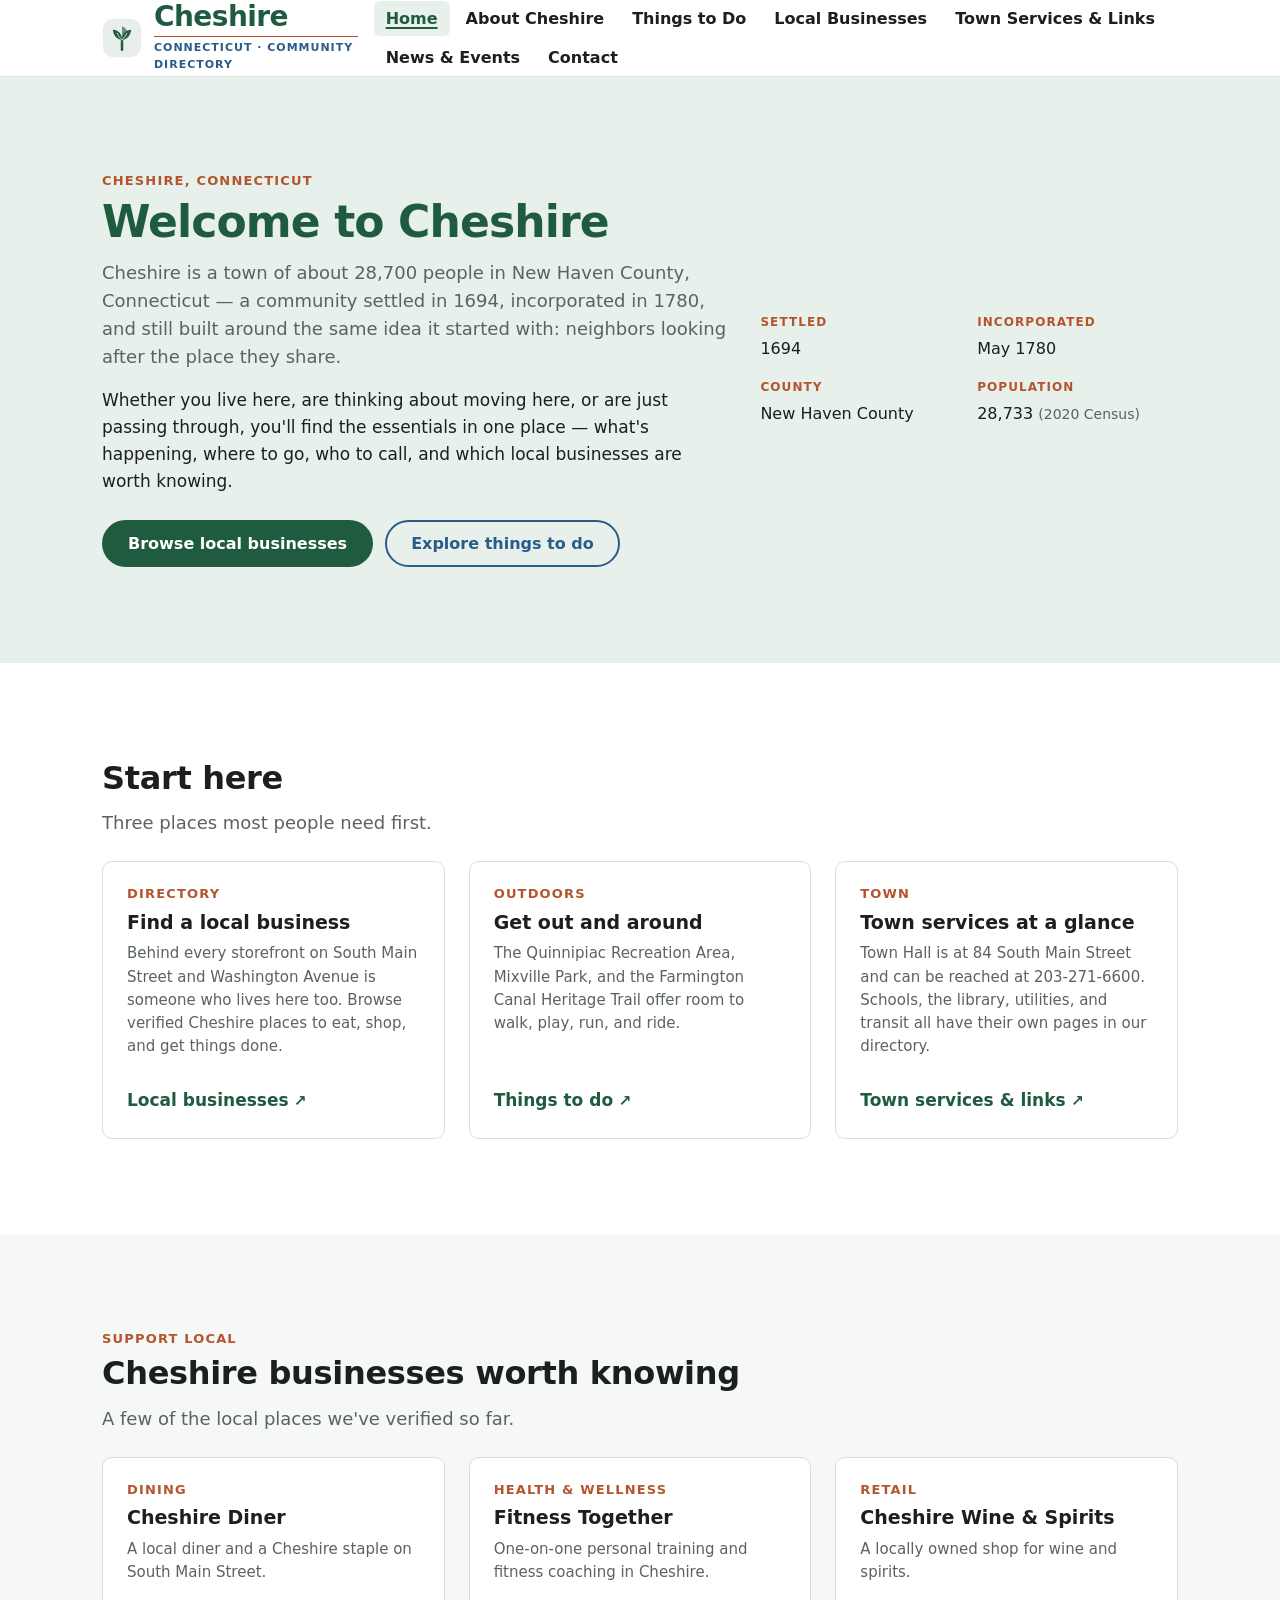
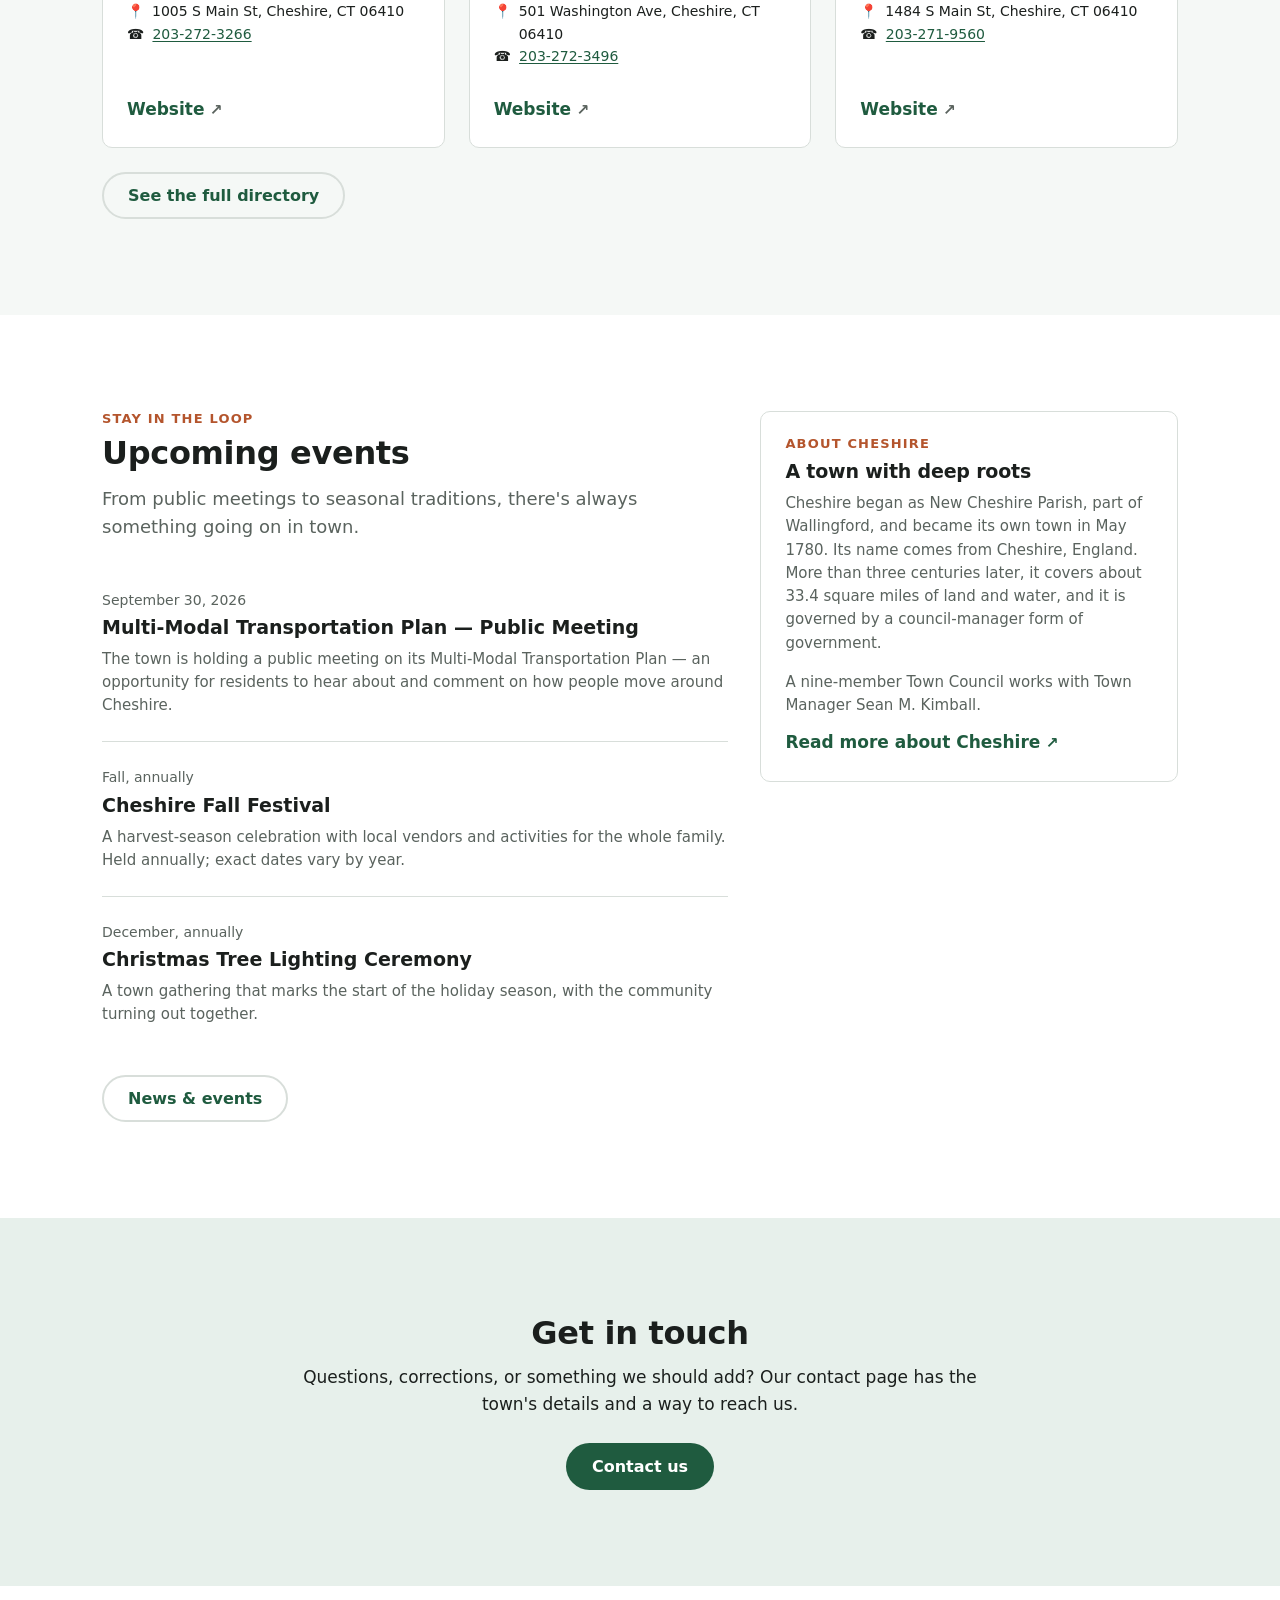
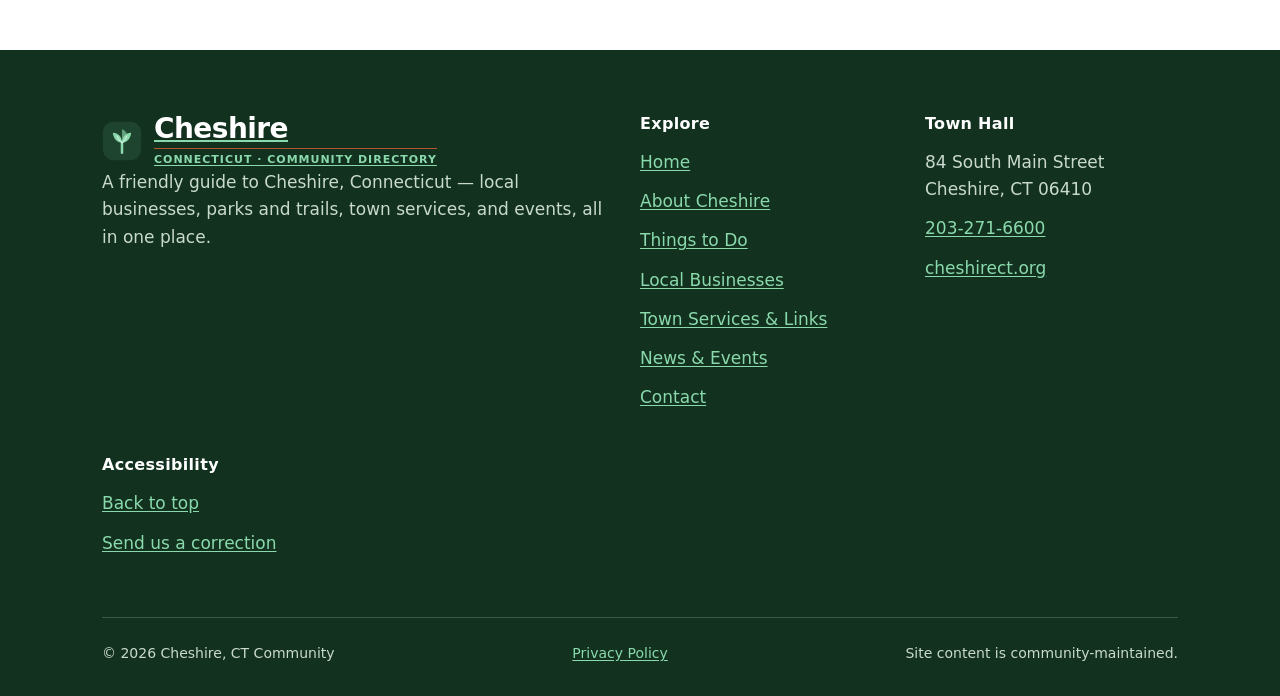
<file: index.html>
<!DOCTYPE html>
<html lang="en">
<head>
<meta charset="utf-8">
<meta name="viewport" content="width=device-width, initial-scale=1">
<title>Cheshire Community Directory — Cheshire, Connecticut</title>
<meta name="description" content="A friendly guide to Cheshire, Connecticut — local businesses, parks and trails, town services, and events, all in one place.">
<link rel="canonical" href="index.html">

<!-- Open Graph -->
<meta property="og:type" content="website">
<meta property="og:site_name" content="Cheshire, CT Community">
<meta property="og:title" content="Cheshire, CT Community">
<meta property="og:description" content="Everything Cheshire, Connecticut in one place — what's happening, where to go, who to call, and which local businesses are worth knowing.">
<meta property="og:url" content="index.html">
<meta property="og:locale" content="en_US">
<meta name="twitter:card" content="summary">

<!-- Inline SVG favicon — the oak-leaf rosette mark (no binary asset) -->
<link rel="icon" href="data:image/svg+xml,%3Csvg xmlns='http://www.w3.org/2000/svg' viewBox='0 0 48 48'%3E%3Crect x='1' y='1' width='46' height='46' rx='13' fill='%231F5B3F'/%3E%3Cpath d='M24 38V25' stroke='%23FFFFFF' stroke-width='3' stroke-linecap='round' fill='none'/%3E%3Cpath d='M24 26c0-7 4.5-12 11-12-.8 7.2-5 11.6-11 12z' fill='%23FFFFFF'/%3E%3Cpath d='M24 26c0-7-4.5-12-11-12 .8 7.2 5 11.6 11 12z' fill='%23FFFFFF'/%3E%3Cpath d='M24 26V10c4.2 1.2 6.6 5 6.6 9.2 0 3.4-2.4 6-6.6 6.8z' fill='%23FFFFFF' opacity='0.62'/%3E%3C/svg%3E">

<link rel="stylesheet" href="css/styles.css">
<script defer src="js/main.js"></script>
</head>
<body>
<a class="skip-link" href="#main">Skip to main content</a>

<header class="site-header">
  <div class="container site-header__inner">
    <a class="brand" href="index.html">
      <svg class="logo-mark" viewBox="0 0 48 48" role="img" aria-label="Cheshire Community Directory logo">
        <rect x="1" y="1" width="46" height="46" rx="13" fill="currentColor" opacity="0.10"/>
        <path d="M24 38V25" stroke="currentColor" stroke-width="3" stroke-linecap="round" fill="none"/>
        <path d="M24 26c0-7 4.5-12 11-12-.8 7.2-5 11.6-11 12z" fill="currentColor"/>
        <path d="M24 26c0-7-4.5-12-11-12 .8 7.2 5 11.6 11 12z" fill="currentColor"/>
        <path d="M24 26V10c4.2 1.2 6.6 5 6.6 9.2 0 3.4-2.4 6-6.6 6.8z" fill="currentColor" opacity="0.62"/>
        <path d="M24 26c2.8-2 4.6-4.6 5.6-7.6M24 26c-2.8-2-4.6-4.6-5.6-7.6" stroke="#FFFFFF" stroke-width="1.1" stroke-linecap="round" fill="none" opacity="0.85"/>
      </svg>
      <span class="brand__text">
        <span class="brand__word">Cheshire</span>
        <span class="brand__descriptor">Connecticut · Community Directory</span>
      </span>
    </a>

    <button class="nav-toggle" type="button" aria-expanded="false" aria-controls="site-nav" aria-label="Open menu">
      <span class="nav-toggle__bars" aria-hidden="true"></span>
      <span class="nav-toggle__label">Menu</span>
    </button>

    <nav class="site-nav" id="site-nav" aria-label="Main">
      <ul class="site-nav__list">
        <li><a class="site-nav__link" href="index.html" aria-current="page">Home</a></li>
        <li><a class="site-nav__link" href="about.html">About Cheshire</a></li>
        <li><a class="site-nav__link" href="things-to-do.html">Things to Do</a></li>
        <li><a class="site-nav__link" href="businesses.html">Local Businesses</a></li>
        <li><a class="site-nav__link" href="services.html">Town Services &amp; Links</a></li>
        <li><a class="site-nav__link" href="news-events.html">News &amp; Events</a></li>
        <li><a class="site-nav__link" href="contact.html">Contact</a></li>
      </ul>
    </nav>
  </div>
</header>

<main id="main">

  <section class="hero" aria-labelledby="hero-title">
    <div class="hero__inner">
      <div>
        <span class="eyebrow">Cheshire, Connecticut</span>
        <h1 id="hero-title">Welcome to Cheshire</h1>
        <p class="lead">Cheshire is a town of about 28,700 people in New Haven County, Connecticut — a community settled in 1694, incorporated in 1780, and still built around the same idea it started with: neighbors looking after the place they share.</p>
        <p>Whether you live here, are thinking about moving here, or are just passing through, you'll find the essentials in one place — what's happening, where to go, who to call, and which local businesses are worth knowing.</p>
        <div class="btn-row">
          <a class="btn btn--primary" href="businesses.html">Browse local businesses</a>
          <a class="btn btn--secondary" href="things-to-do.html">Explore things to do</a>
        </div>
      </div>
      <div>
        <dl class="facts">
          <div>
            <dt>Settled</dt>
            <dd>1694</dd>
          </div>
          <div>
            <dt>Incorporated</dt>
            <dd>May 1780</dd>
          </div>
          <div>
            <dt>County</dt>
            <dd>New Haven County</dd>
          </div>
          <div>
            <dt>Population</dt>
            <dd>28,733 <span class="meta">(2020 Census)</span></dd>
          </div>
        </dl>
      </div>
    </div>
  </section>

  <section class="section" aria-labelledby="quick-title">
    <div class="container">
      <div class="section__head">
        <h2 id="quick-title">Start here</h2>
        <p class="lead">Three places most people need first.</p>
      </div>
      <div class="grid grid--cards">
        <article class="card card--link">
          <span class="eyebrow">Directory</span>
          <h3 class="card__title"><a href="businesses.html">Find a local business</a></h3>
          <p class="card__body">Behind every storefront on South Main Street and Washington Avenue is someone who lives here too. Browse verified Cheshire places to eat, shop, and get things done.</p>
          <div class="card__actions">
            <a class="link-arrow" href="businesses.html">Local businesses</a>
          </div>
        </article>
        <article class="card card--link">
          <span class="eyebrow">Outdoors</span>
          <h3 class="card__title"><a href="things-to-do.html">Get out and around</a></h3>
          <p class="card__body">The Quinnipiac Recreation Area, Mixville Park, and the Farmington Canal Heritage Trail offer room to walk, play, run, and ride.</p>
          <div class="card__actions">
            <a class="link-arrow" href="things-to-do.html">Things to do</a>
          </div>
        </article>
        <article class="card card--link">
          <span class="eyebrow">Town</span>
          <h3 class="card__title"><a href="services.html">Town services at a glance</a></h3>
          <p class="card__body">Town Hall is at 84 South Main Street and can be reached at 203-271-6600. Schools, the library, utilities, and transit all have their own pages in our directory.</p>
          <div class="card__actions">
            <a class="link-arrow" href="services.html">Town services &amp; links</a>
          </div>
        </article>
      </div>
    </div>
  </section>

  <section class="section section--alt" aria-labelledby="featured-title">
    <div class="container">
      <div class="section__head">
        <span class="eyebrow">Support local</span>
        <h2 id="featured-title">Cheshire businesses worth knowing</h2>
        <p class="lead">A few of the local places we've verified so far.</p>
      </div>
      <div class="grid grid--cards">
        <article class="card">
          <span class="eyebrow">Dining</span>
          <h3 class="card__title"><a href="businesses.html#dining">Cheshire Diner</a></h3>
          <p class="card__body">A local diner and a Cheshire staple on South Main Street.</p>
          <ul class="card__contact">
            <li><span aria-hidden="true">📍</span><span>1005 S Main St, Cheshire, CT 06410</span></li>
            <li><span aria-hidden="true">☎</span><a href="tel:+12032723266">203-272-3266</a></li>
          </ul>
          <div class="card__actions">
            <a class="link-arrow link-out" href="http://www.cheshirediner.com" rel="noopener">Website</a>
          </div>
        </article>
        <article class="card">
          <span class="eyebrow">Health &amp; Wellness</span>
          <h3 class="card__title"><a href="businesses.html#health-wellness">Fitness Together</a></h3>
          <p class="card__body">One-on-one personal training and fitness coaching in Cheshire.</p>
          <ul class="card__contact">
            <li><span aria-hidden="true">📍</span><span>501 Washington Ave, Cheshire, CT 06410</span></li>
            <li><span aria-hidden="true">☎</span><a href="tel:+12032723496">203-272-3496</a></li>
          </ul>
          <div class="card__actions">
            <a class="link-arrow link-out" href="https://fitnesstogether.com/cheshire" rel="noopener">Website</a>
          </div>
        </article>
        <article class="card">
          <span class="eyebrow">Retail</span>
          <h3 class="card__title"><a href="businesses.html#retail">Cheshire Wine &amp; Spirits</a></h3>
          <p class="card__body">A locally owned shop for wine and spirits.</p>
          <ul class="card__contact">
            <li><span aria-hidden="true">📍</span><span>1484 S Main St, Cheshire, CT 06410</span></li>
            <li><span aria-hidden="true">☎</span><a href="tel:+12032719560">203-271-9560</a></li>
          </ul>
          <div class="card__actions">
            <a class="link-arrow link-out" href="https://cheshirewinespirits.com/" rel="noopener">Website</a>
          </div>
        </article>
      </div>
      <div class="btn-row">
        <a class="btn btn--quiet" href="businesses.html">See the full directory</a>
      </div>
    </div>
  </section>

  <section class="section" aria-labelledby="events-title">
    <div class="container">
      <div class="split">
        <div>
          <div class="section__head">
            <span class="eyebrow">Stay in the loop</span>
            <h2 id="events-title">Upcoming events</h2>
            <p class="lead">From public meetings to seasonal traditions, there's always something going on in town.</p>
          </div>
          <ul class="news-list">
            <li>
              <time datetime="2026-09-30">September 30, 2026</time>
              <h3 class="card__title"><a href="news-events.html#transport-plan">Multi-Modal Transportation Plan — Public Meeting</a></h3>
              <p class="card__body mb-0">The town is holding a public meeting on its Multi-Modal Transportation Plan — an opportunity for residents to hear about and comment on how people move around Cheshire.</p>
            </li>
            <li>
              <time datetime="2026-10">Fall, annually</time>
              <h3 class="card__title"><a href="news-events.html#fall-festival">Cheshire Fall Festival</a></h3>
              <p class="card__body mb-0">A harvest-season celebration with local vendors and activities for the whole family. Held annually; exact dates vary by year.</p>
            </li>
            <li>
              <time datetime="2026-12">December, annually</time>
              <h3 class="card__title"><a href="news-events.html#tree-lighting">Christmas Tree Lighting Ceremony</a></h3>
              <p class="card__body mb-0">A town gathering that marks the start of the holiday season, with the community turning out together.</p>
            </li>
          </ul>
          <div class="btn-row">
            <a class="btn btn--quiet" href="news-events.html">News &amp; events</a>
          </div>
        </div>
        <aside aria-labelledby="about-teaser-title">
          <div class="card">
            <span class="eyebrow">About Cheshire</span>
            <h2 id="about-teaser-title" class="card__title">A town with deep roots</h2>
            <p class="card__body">Cheshire began as New Cheshire Parish, part of Wallingford, and became its own town in May 1780. Its name comes from Cheshire, England. More than three centuries later, it covers about 33.4 square miles of land and water, and it is governed by a council-manager form of government.</p>
            <p class="card__body mb-0">A nine-member Town Council works with Town Manager Sean M. Kimball.</p>
            <div class="card__actions">
              <a class="link-arrow" href="about.html">Read more about Cheshire</a>
            </div>
          </div>
        </aside>
      </div>
    </div>
  </section>

  <section class="section section--tint" aria-labelledby="contact-cta-title">
    <div class="container container--narrow text-center">
      <h2 id="contact-cta-title">Get in touch</h2>
      <p>Questions, corrections, or something we should add? Our contact page has the town's details and a way to reach us.</p>
      <div class="btn-row" style="justify-content:center">
        <a class="btn btn--primary" href="contact.html">Contact us</a>
      </div>
    </div>
  </section>

</main>

<footer class="site-footer">
  <div class="container">
    <div class="site-footer__grid">
      <div>
        <a class="brand" href="index.html">
          <svg class="logo-mark" viewBox="0 0 48 48" role="img" aria-label="Cheshire Community Directory logo">
            <rect x="1" y="1" width="46" height="46" rx="13" fill="currentColor" opacity="0.10"/>
            <path d="M24 38V25" stroke="currentColor" stroke-width="3" stroke-linecap="round" fill="none"/>
            <path d="M24 26c0-7 4.5-12 11-12-.8 7.2-5 11.6-11 12z" fill="currentColor"/>
            <path d="M24 26c0-7-4.5-12-11-12 .8 7.2 5 11.6 11 12z" fill="currentColor"/>
            <path d="M24 26V10c4.2 1.2 6.6 5 6.6 9.2 0 3.4-2.4 6-6.6 6.8z" fill="currentColor" opacity="0.62"/>
            <path d="M24 26c2.8-2 4.6-4.6 5.6-7.6M24 26c-2.8-2-4.6-4.6-5.6-7.6" stroke="#FFFFFF" stroke-width="1.1" stroke-linecap="round" fill="none" opacity="0.85"/>
          </svg>
          <span class="brand__text">
            <span class="brand__word">Cheshire</span>
            <span class="brand__descriptor">Connecticut · Community Directory</span>
          </span>
        </a>
        <p class="mt-4">A friendly guide to Cheshire, Connecticut — local businesses, parks and trails, town services, and events, all in one place.</p>
      </div>

      <nav aria-labelledby="footer-explore">
        <h2 id="footer-explore">Explore</h2>
        <ul>
          <li><a href="index.html">Home</a></li>
          <li><a href="about.html">About Cheshire</a></li>
          <li><a href="things-to-do.html">Things to Do</a></li>
          <li><a href="businesses.html">Local Businesses</a></li>
          <li><a href="services.html">Town Services &amp; Links</a></li>
          <li><a href="news-events.html">News &amp; Events</a></li>
          <li><a href="contact.html">Contact</a></li>
        </ul>
      </nav>

      <div>
        <h2>Town Hall</h2>
        <ul>
          <li>84 South Main Street<br>Cheshire, CT 06410</li>
          <li><a href="tel:+12032716600">203-271-6600</a></li>
          <li><a href="https://www.cheshirect.org" rel="noopener">cheshirect.org</a></li>
        </ul>
      </div>

      <div>
        <h2>Accessibility</h2>
        <ul>
          <li><a href="#main">Back to top</a></li>
          <li><a href="contact.html">Send us a correction</a></li>
        </ul>
      </div>
    </div>

    <div class="site-footer__bottom">
      <span>© <span data-current-year>2026</span> Cheshire, CT Community</span>
      <a href="privacy.html">Privacy Policy</a>
      <span>Site content is community-maintained.</span>
    </div>
  </div>
</footer>

</body>
</html>
</file>
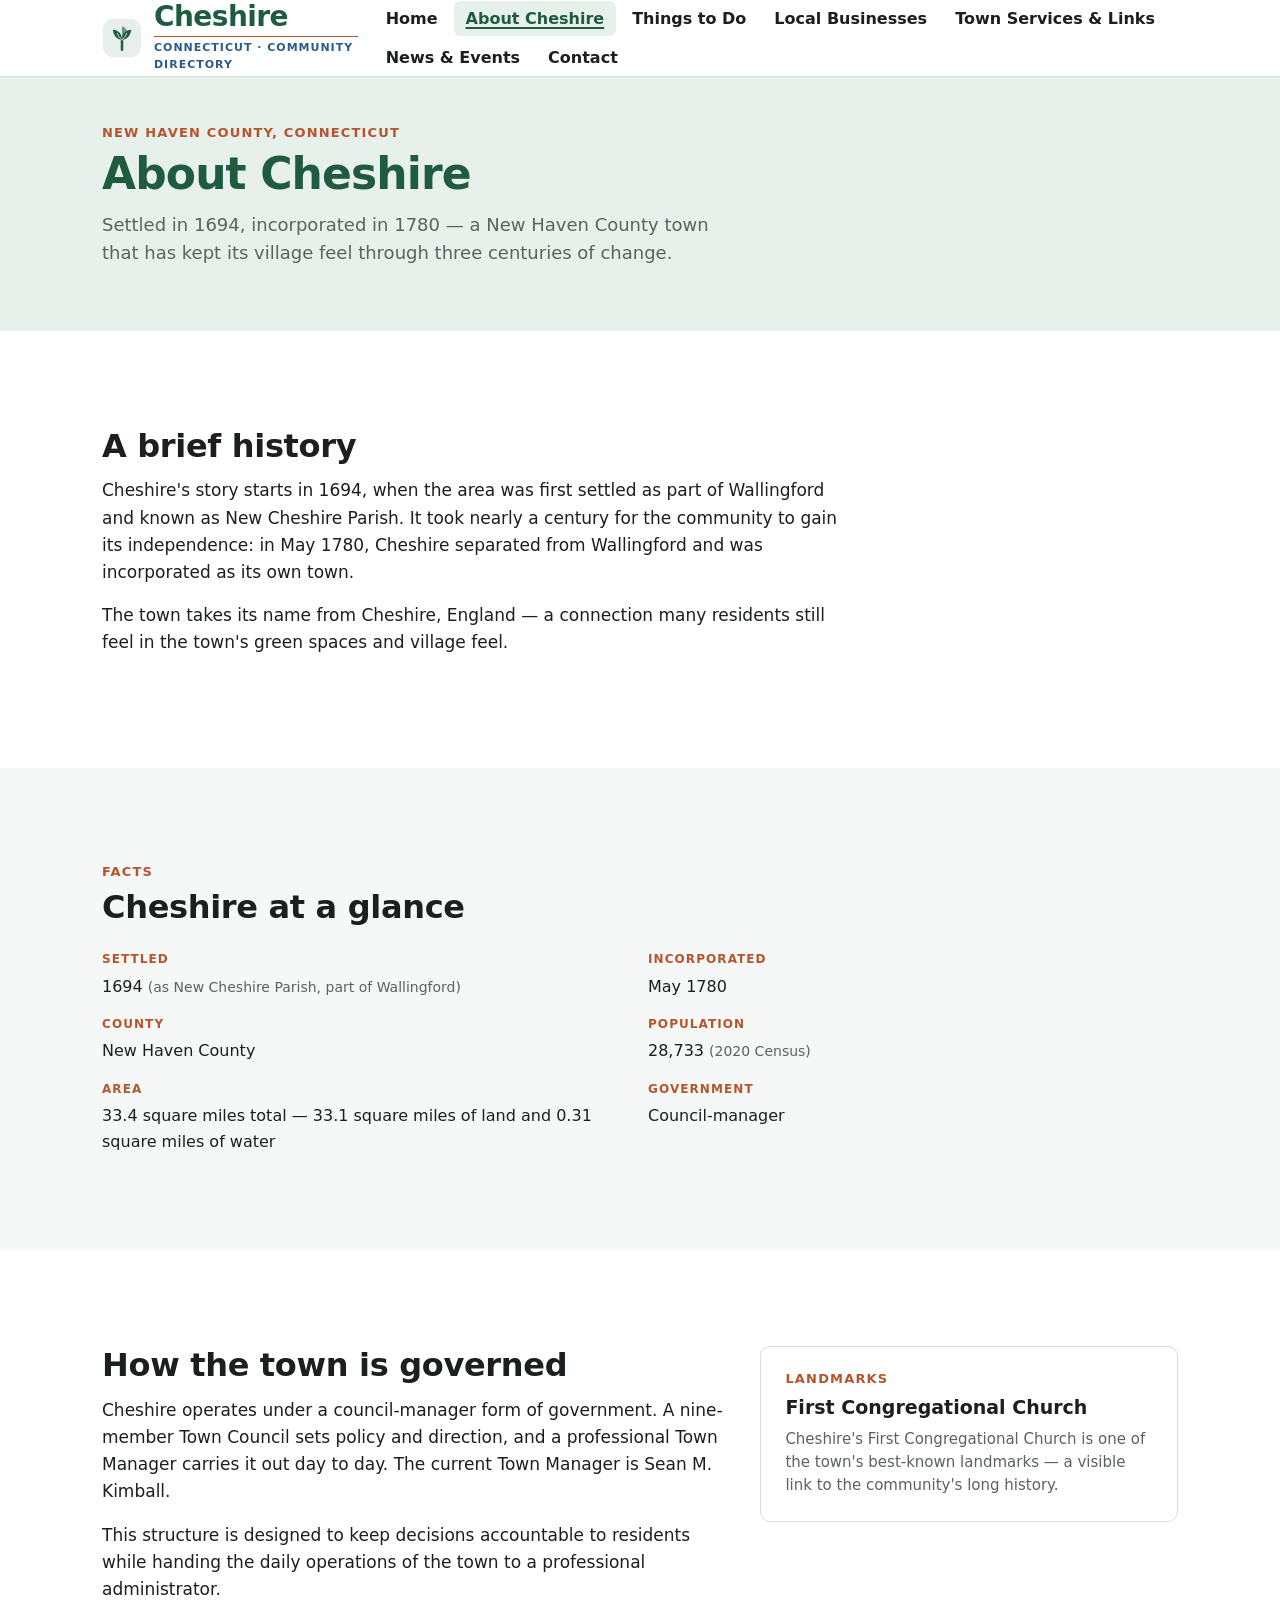
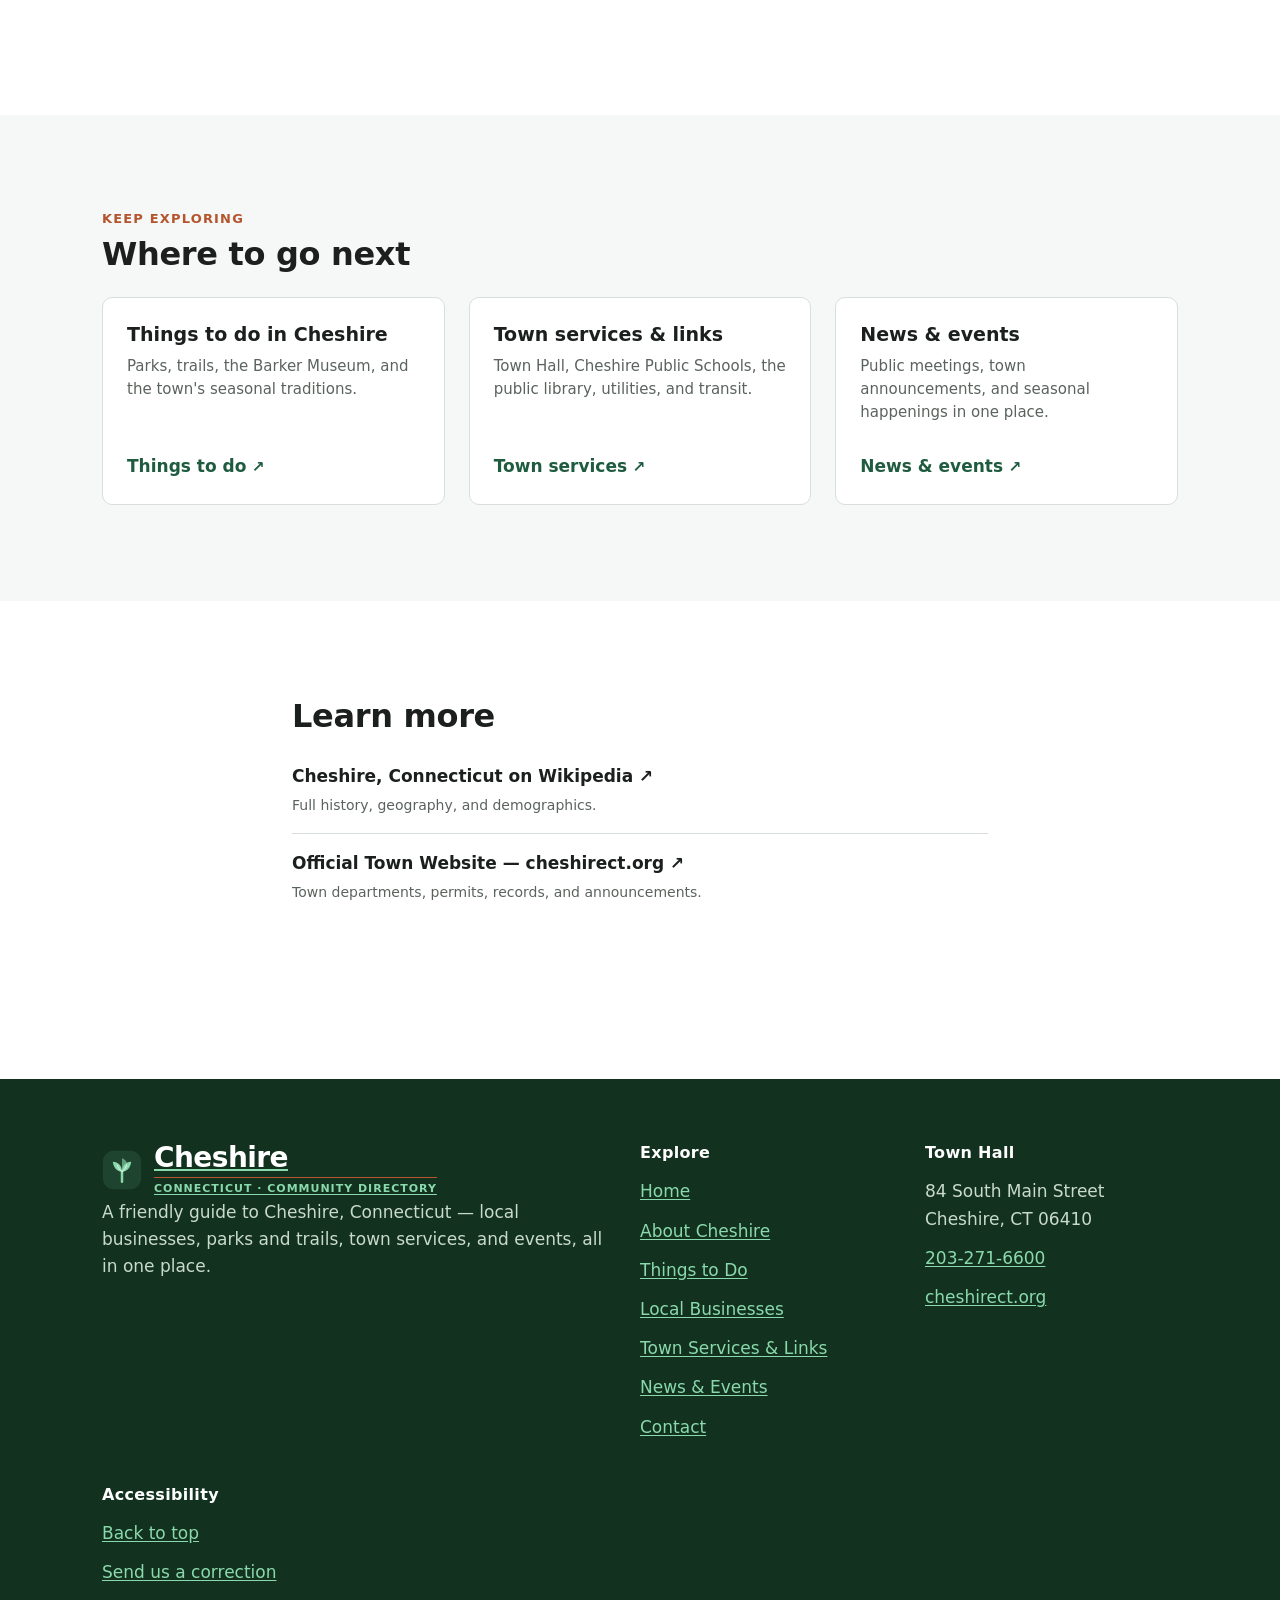
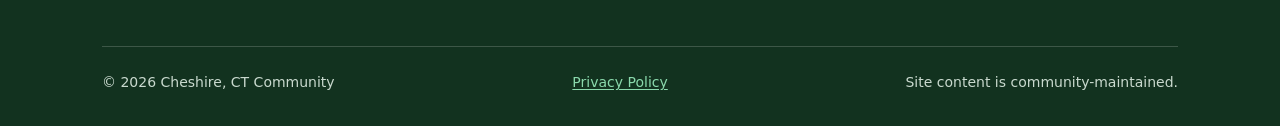
<file: about.html>
<!DOCTYPE html>
<html lang="en">
<head>
<meta charset="utf-8">
<meta name="viewport" content="width=device-width, initial-scale=1">
<title>About Cheshire, CT — History &amp; Community</title>
<meta name="description" content="Settled in 1694 and incorporated in 1780, Cheshire, CT is a New Haven County town of 28,733 people. History, facts, and how the town is governed.">
<link rel="canonical" href="about.html">

<meta property="og:type" content="website">
<meta property="og:site_name" content="Cheshire, CT Community">
<meta property="og:title" content="About Cheshire, Connecticut">
<meta property="og:description" content="From New Cheshire Parish to a modern New Haven County town — the history, the numbers, and the people who run Cheshire, Connecticut.">
<meta property="og:url" content="about.html">
<meta property="og:locale" content="en_US">
<meta name="twitter:card" content="summary">

<link rel="icon" href="data:image/svg+xml,%3Csvg xmlns='http://www.w3.org/2000/svg' viewBox='0 0 48 48'%3E%3Crect x='1' y='1' width='46' height='46' rx='13' fill='%231F5B3F'/%3E%3Cpath d='M24 38V25' stroke='%23FFFFFF' stroke-width='3' stroke-linecap='round' fill='none'/%3E%3Cpath d='M24 26c0-7 4.5-12 11-12-.8 7.2-5 11.6-11 12z' fill='%23FFFFFF'/%3E%3Cpath d='M24 26c0-7-4.5-12-11-12 .8 7.2 5 11.6 11 12z' fill='%23FFFFFF'/%3E%3Cpath d='M24 26V10c4.2 1.2 6.6 5 6.6 9.2 0 3.4-2.4 6-6.6 6.8z' fill='%23FFFFFF' opacity='0.62'/%3E%3C/svg%3E">

<link rel="stylesheet" href="css/styles.css">
<script defer src="js/main.js"></script>
</head>
<body>
<a class="skip-link" href="#main">Skip to main content</a>

<header class="site-header">
  <div class="container site-header__inner">
    <a class="brand" href="index.html">
      <svg class="logo-mark" viewBox="0 0 48 48" role="img" aria-label="Cheshire Community Directory logo">
        <rect x="1" y="1" width="46" height="46" rx="13" fill="currentColor" opacity="0.10"/>
        <path d="M24 38V25" stroke="currentColor" stroke-width="3" stroke-linecap="round" fill="none"/>
        <path d="M24 26c0-7 4.5-12 11-12-.8 7.2-5 11.6-11 12z" fill="currentColor"/>
        <path d="M24 26c0-7-4.5-12-11-12 .8 7.2 5 11.6 11 12z" fill="currentColor"/>
        <path d="M24 26V10c4.2 1.2 6.6 5 6.6 9.2 0 3.4-2.4 6-6.6 6.8z" fill="currentColor" opacity="0.62"/>
        <path d="M24 26c2.8-2 4.6-4.6 5.6-7.6M24 26c-2.8-2-4.6-4.6-5.6-7.6" stroke="#FFFFFF" stroke-width="1.1" stroke-linecap="round" fill="none" opacity="0.85"/>
      </svg>
      <span class="brand__text">
        <span class="brand__word">Cheshire</span>
        <span class="brand__descriptor">Connecticut · Community Directory</span>
      </span>
    </a>

    <button class="nav-toggle" type="button" aria-expanded="false" aria-controls="site-nav" aria-label="Open menu">
      <span class="nav-toggle__bars" aria-hidden="true"></span>
      <span class="nav-toggle__label">Menu</span>
    </button>

    <nav class="site-nav" id="site-nav" aria-label="Main">
      <ul class="site-nav__list">
        <li><a class="site-nav__link" href="index.html">Home</a></li>
        <li><a class="site-nav__link" href="about.html" aria-current="page">About Cheshire</a></li>
        <li><a class="site-nav__link" href="things-to-do.html">Things to Do</a></li>
        <li><a class="site-nav__link" href="businesses.html">Local Businesses</a></li>
        <li><a class="site-nav__link" href="services.html">Town Services &amp; Links</a></li>
        <li><a class="site-nav__link" href="news-events.html">News &amp; Events</a></li>
        <li><a class="site-nav__link" href="contact.html">Contact</a></li>
      </ul>
    </nav>
  </div>
</header>

<main id="main">

  <section class="hero hero--compact" aria-labelledby="about-title">
    <div class="hero__inner">
      <div>
        <span class="eyebrow">New Haven County, Connecticut</span>
        <h1 id="about-title">About Cheshire</h1>
        <p class="lead">Settled in 1694, incorporated in 1780 — a New Haven County town that has kept its village feel through three centuries of change.</p>
      </div>
    </div>
  </section>

  <section class="section" aria-labelledby="history-title">
    <div class="container">
      <div class="prose">
        <h2 id="history-title">A brief history</h2>
        <p>Cheshire's story starts in 1694, when the area was first settled as part of Wallingford and known as New Cheshire Parish. It took nearly a century for the community to gain its independence: in May 1780, Cheshire separated from Wallingford and was incorporated as its own town.</p>
        <p>The town takes its name from Cheshire, England — a connection many residents still feel in the town's green spaces and village feel.</p>
      </div>
    </div>
  </section>

  <section class="section section--alt" aria-labelledby="glance-title">
    <div class="container">
      <div class="section__head">
        <span class="eyebrow">Facts</span>
        <h2 id="glance-title">Cheshire at a glance</h2>
      </div>
      <dl class="facts">
        <div>
          <dt>Settled</dt>
          <dd>1694 <span class="meta">(as New Cheshire Parish, part of Wallingford)</span></dd>
        </div>
        <div>
          <dt>Incorporated</dt>
          <dd>May 1780</dd>
        </div>
        <div>
          <dt>County</dt>
          <dd>New Haven County</dd>
        </div>
        <div>
          <dt>Population</dt>
          <dd>28,733 <span class="meta">(2020 Census)</span></dd>
        </div>
        <div>
          <dt>Area</dt>
          <dd>33.4 square miles total — 33.1 square miles of land and 0.31 square miles of water</dd>
        </div>
        <div>
          <dt>Government</dt>
          <dd>Council-manager</dd>
        </div>
      </dl>
    </div>
  </section>

  <section class="section" aria-labelledby="governance-title">
    <div class="container">
      <div class="split">
        <div class="prose">
          <h2 id="governance-title">How the town is governed</h2>
          <p>Cheshire operates under a council-manager form of government. A nine-member Town Council sets policy and direction, and a professional Town Manager carries it out day to day. The current Town Manager is Sean M. Kimball.</p>
          <p>This structure is designed to keep decisions accountable to residents while handing the daily operations of the town to a professional administrator.</p>
        </div>
        <aside aria-labelledby="landmarks-title">
          <div class="card">
            <span class="eyebrow">Landmarks</span>
            <h3 id="landmarks-title" class="card__title">First Congregational Church</h3>
            <p class="card__body mb-0">Cheshire's First Congregational Church is one of the town's best-known landmarks — a visible link to the community's long history.</p>
          </div>
        </aside>
      </div>
    </div>
  </section>

  <section class="section section--alt" aria-labelledby="explore-title">
    <div class="container">
      <div class="section__head">
        <span class="eyebrow">Keep exploring</span>
        <h2 id="explore-title">Where to go next</h2>
      </div>
      <div class="grid grid--cards">
        <article class="card card--link">
          <h3 class="card__title"><a href="things-to-do.html">Things to do in Cheshire</a></h3>
          <p class="card__body">Parks, trails, the Barker Museum, and the town's seasonal traditions.</p>
          <div class="card__actions">
            <a class="link-arrow" href="things-to-do.html">Things to do</a>
          </div>
        </article>
        <article class="card card--link">
          <h3 class="card__title"><a href="services.html">Town services &amp; links</a></h3>
          <p class="card__body">Town Hall, Cheshire Public Schools, the public library, utilities, and transit.</p>
          <div class="card__actions">
            <a class="link-arrow" href="services.html">Town services</a>
          </div>
        </article>
        <article class="card card--link">
          <h3 class="card__title"><a href="news-events.html">News &amp; events</a></h3>
          <p class="card__body">Public meetings, town announcements, and seasonal happenings in one place.</p>
          <div class="card__actions">
            <a class="link-arrow" href="news-events.html">News &amp; events</a>
          </div>
        </article>
      </div>
    </div>
  </section>

  <section class="section" aria-labelledby="sources-title">
    <div class="container container--narrow">
      <h2 id="sources-title">Learn more</h2>
      <ul class="link-list">
        <li>
          <a href="https://en.wikipedia.org/wiki/Cheshire,_Connecticut" rel="noopener">
            <span class="link-list__name">Cheshire, Connecticut on Wikipedia <span aria-hidden="true">↗</span></span>
            <span class="link-list__desc">Full history, geography, and demographics.</span>
          </a>
        </li>
        <li>
          <a href="https://www.cheshirect.org" rel="noopener">
            <span class="link-list__name">Official Town Website — cheshirect.org <span aria-hidden="true">↗</span></span>
            <span class="link-list__desc">Town departments, permits, records, and announcements.</span>
          </a>
        </li>
      </ul>
    </div>
  </section>

</main>

<footer class="site-footer">
  <div class="container">
    <div class="site-footer__grid">
      <div>
        <a class="brand" href="index.html">
          <svg class="logo-mark" viewBox="0 0 48 48" role="img" aria-label="Cheshire Community Directory logo">
            <rect x="1" y="1" width="46" height="46" rx="13" fill="currentColor" opacity="0.10"/>
            <path d="M24 38V25" stroke="currentColor" stroke-width="3" stroke-linecap="round" fill="none"/>
            <path d="M24 26c0-7 4.5-12 11-12-.8 7.2-5 11.6-11 12z" fill="currentColor"/>
            <path d="M24 26c0-7-4.5-12-11-12 .8 7.2 5 11.6 11 12z" fill="currentColor"/>
            <path d="M24 26V10c4.2 1.2 6.6 5 6.6 9.2 0 3.4-2.4 6-6.6 6.8z" fill="currentColor" opacity="0.62"/>
            <path d="M24 26c2.8-2 4.6-4.6 5.6-7.6M24 26c-2.8-2-4.6-4.6-5.6-7.6" stroke="#FFFFFF" stroke-width="1.1" stroke-linecap="round" fill="none" opacity="0.85"/>
          </svg>
          <span class="brand__text">
            <span class="brand__word">Cheshire</span>
            <span class="brand__descriptor">Connecticut · Community Directory</span>
          </span>
        </a>
        <p class="mt-4">A friendly guide to Cheshire, Connecticut — local businesses, parks and trails, town services, and events, all in one place.</p>
      </div>

      <nav aria-labelledby="footer-explore">
        <h2 id="footer-explore">Explore</h2>
        <ul>
          <li><a href="index.html">Home</a></li>
          <li><a href="about.html">About Cheshire</a></li>
          <li><a href="things-to-do.html">Things to Do</a></li>
          <li><a href="businesses.html">Local Businesses</a></li>
          <li><a href="services.html">Town Services &amp; Links</a></li>
          <li><a href="news-events.html">News &amp; Events</a></li>
          <li><a href="contact.html">Contact</a></li>
        </ul>
      </nav>

      <div>
        <h2>Town Hall</h2>
        <ul>
          <li>84 South Main Street<br>Cheshire, CT 06410</li>
          <li><a href="tel:+12032716600">203-271-6600</a></li>
          <li><a href="https://www.cheshirect.org" rel="noopener">cheshirect.org</a></li>
        </ul>
      </div>

      <div>
        <h2>Accessibility</h2>
        <ul>
          <li><a href="#main">Back to top</a></li>
          <li><a href="contact.html">Send us a correction</a></li>
        </ul>
      </div>
    </div>

    <div class="site-footer__bottom">
      <span>© <span data-current-year>2026</span> Cheshire, CT Community</span>
      <a href="privacy.html">Privacy Policy</a>
      <span>Site content is community-maintained.</span>
    </div>
  </div>
</footer>

</body>
</html>
</file>
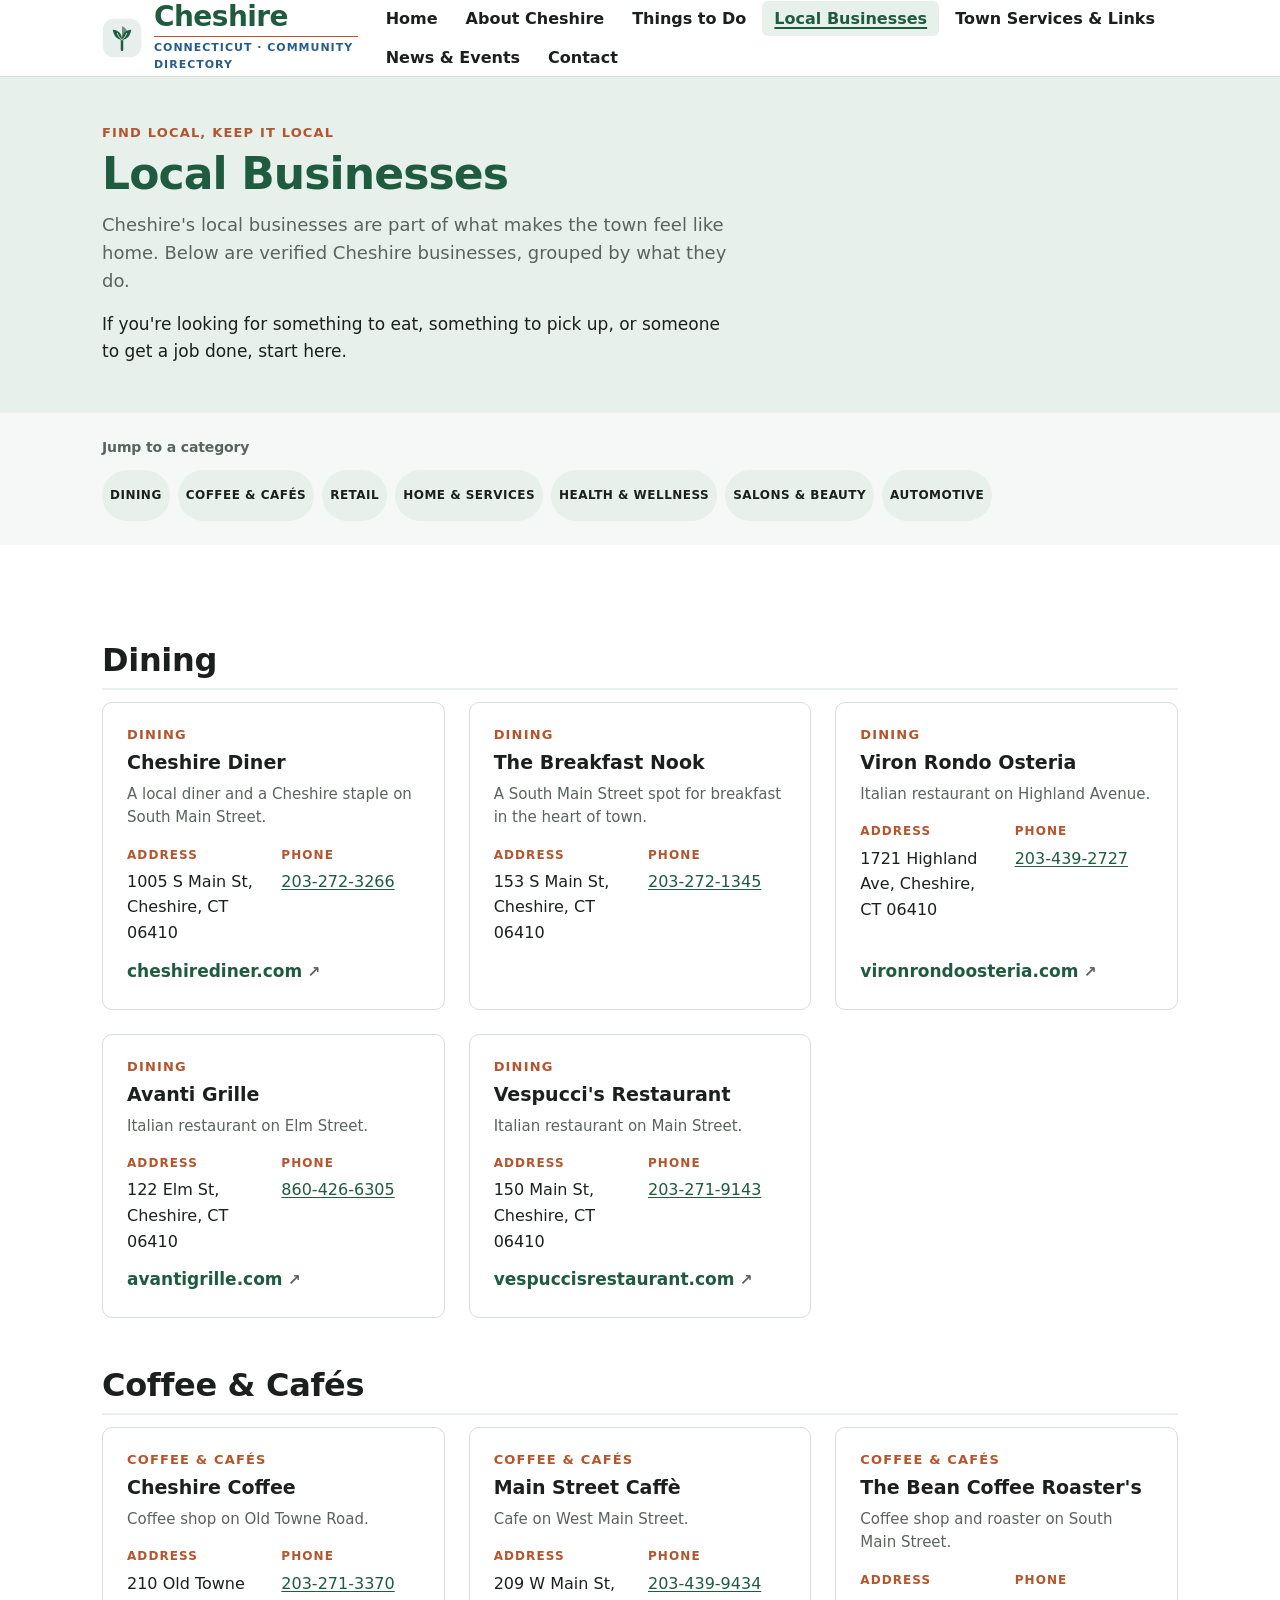
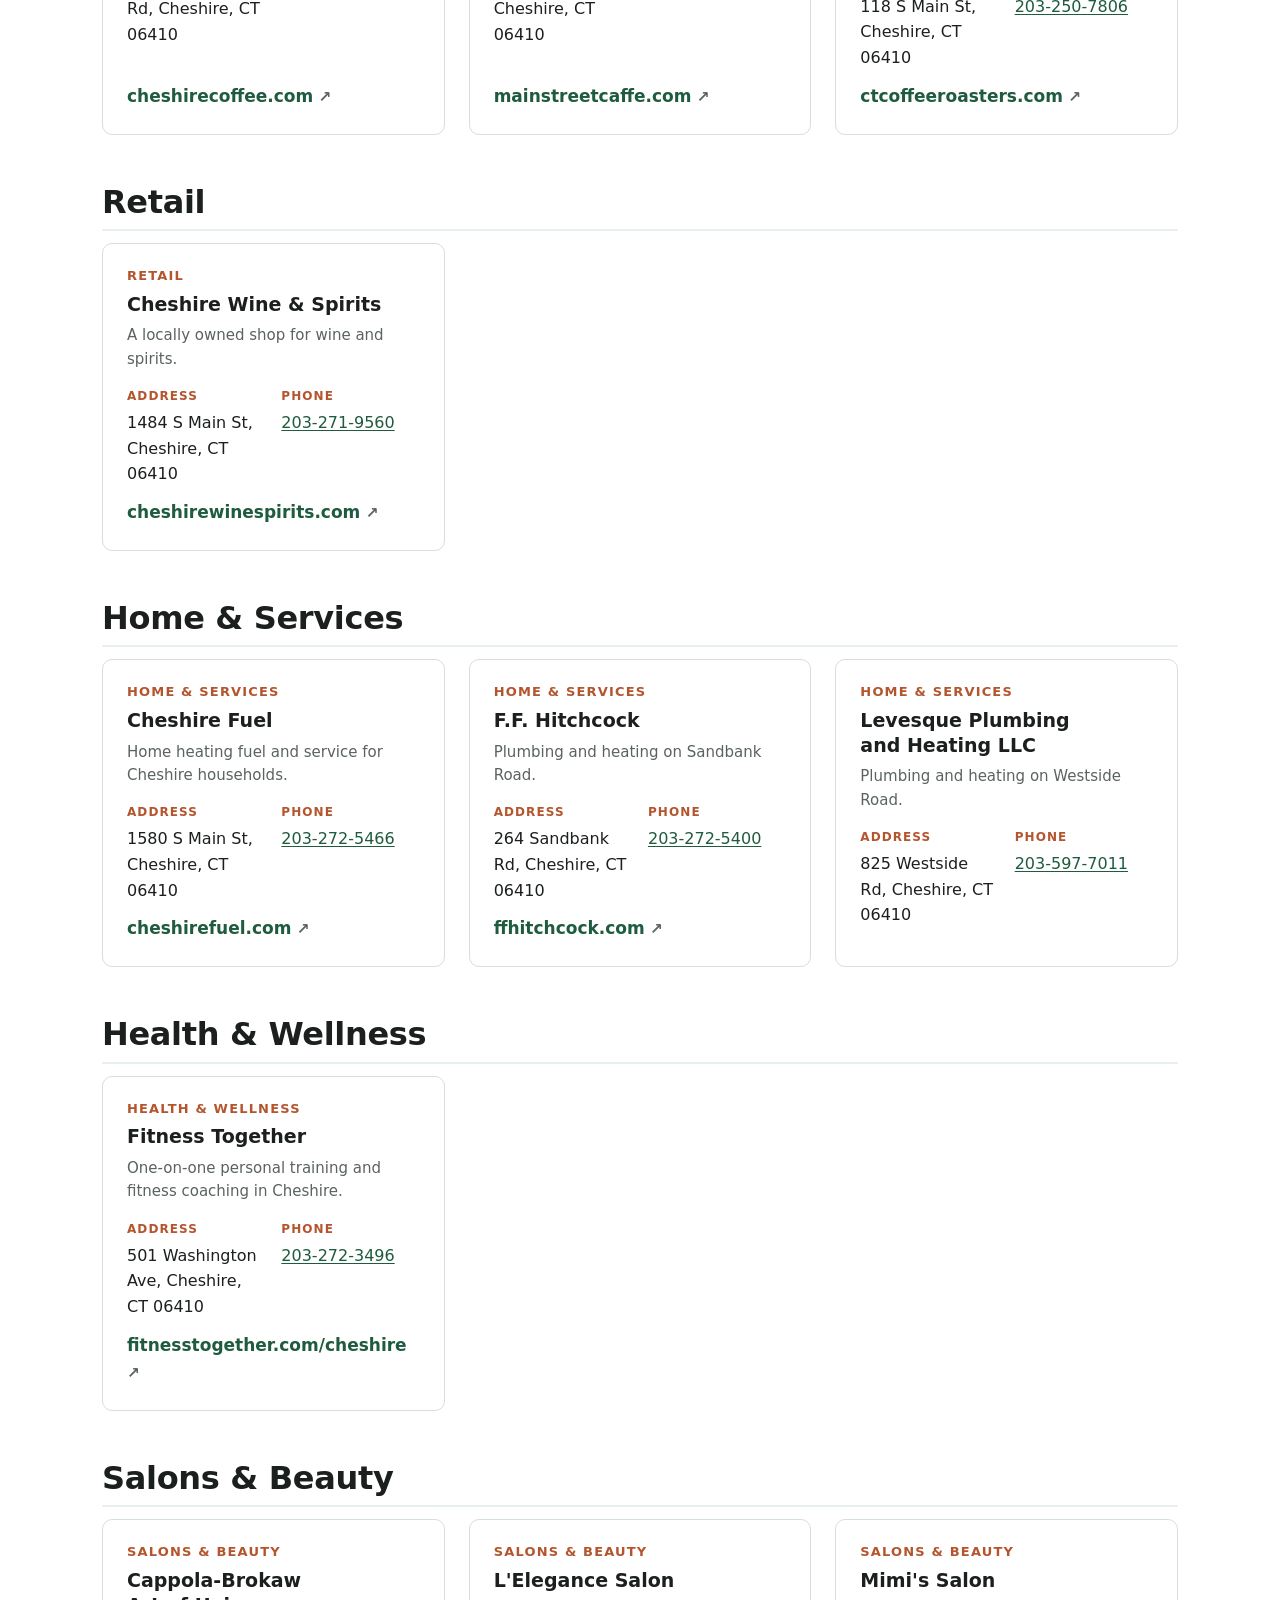
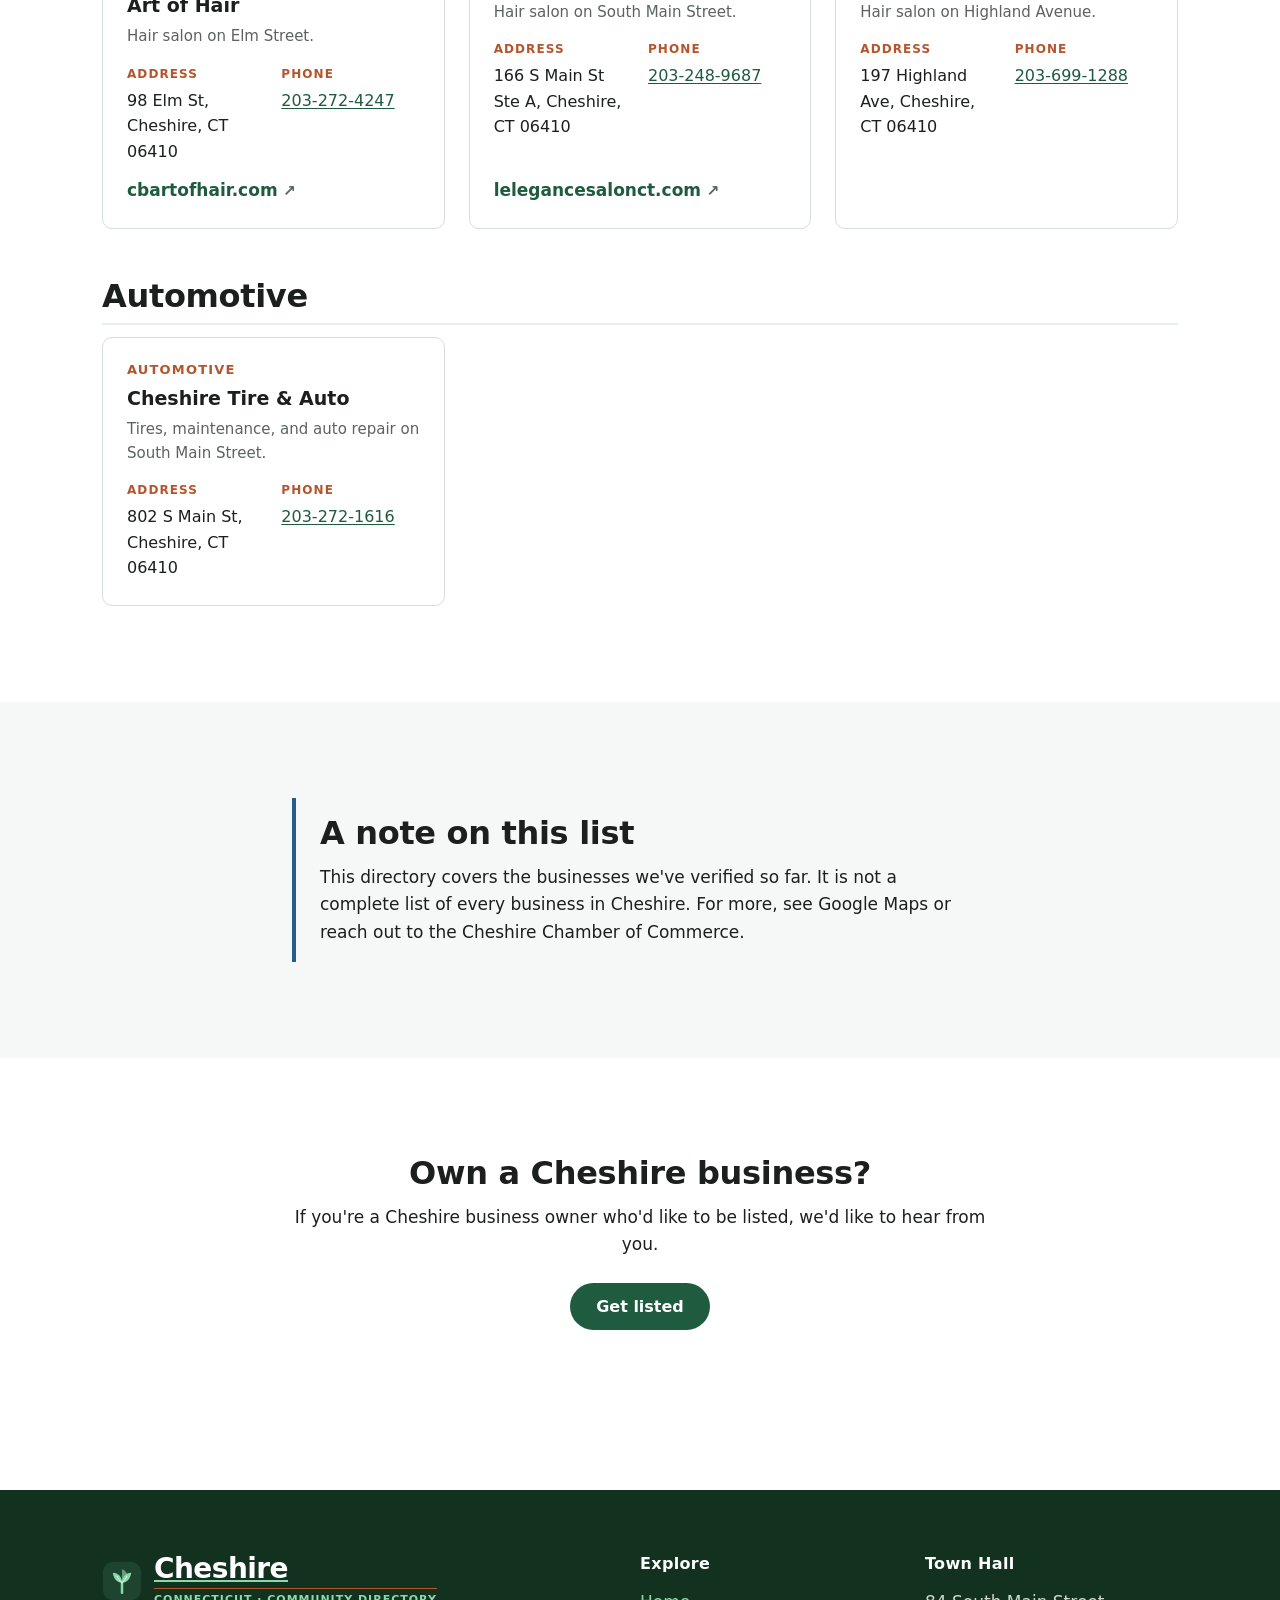
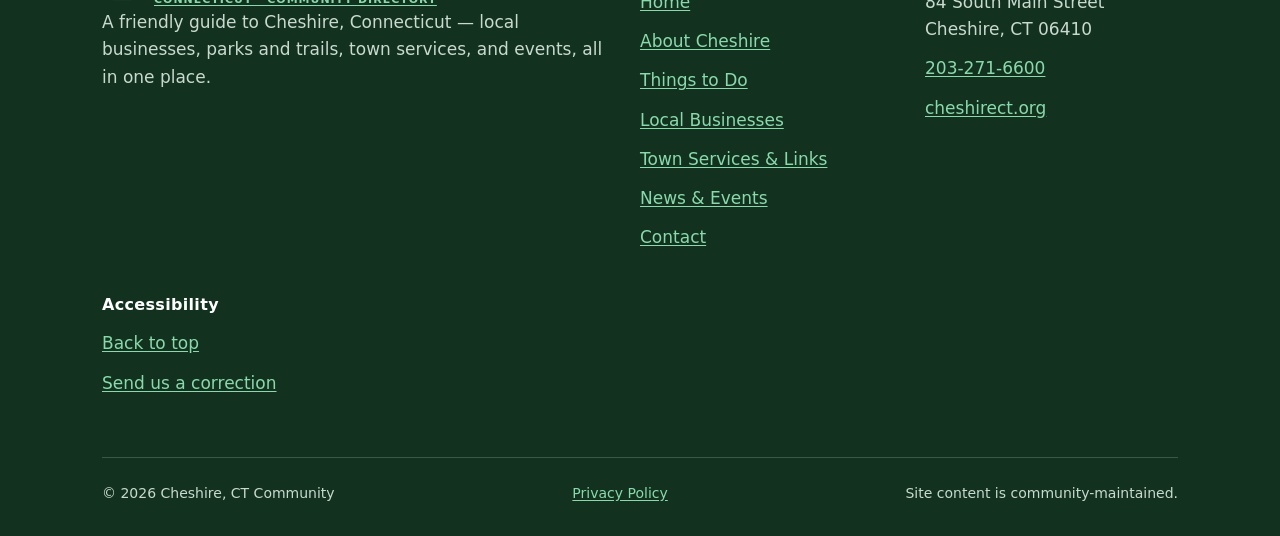
<file: businesses.html>
<!DOCTYPE html>
<html lang="en">
<head>
<meta charset="utf-8">
<meta name="viewport" content="width=device-width, initial-scale=1">
<title>Local Businesses in Cheshire, CT</title>
<meta name="description" content="Verified Cheshire, CT businesses — dining, coffee, retail, home services, health and wellness, salons, and automotive. Find local and keep it local.">
<link rel="canonical" href="businesses.html">

<meta property="og:type" content="website">
<meta property="og:site_name" content="Cheshire, CT Community">
<meta property="og:title" content="Local Businesses in Cheshire, Connecticut">
<meta property="og:description" content="Cafes, shops, and services run by people who live here too. Browse verified Cheshire businesses by category.">
<meta property="og:url" content="businesses.html">
<meta property="og:locale" content="en_US">
<meta name="twitter:card" content="summary">

<link rel="icon" href="data:image/svg+xml,%3Csvg xmlns='http://www.w3.org/2000/svg' viewBox='0 0 48 48'%3E%3Crect x='1' y='1' width='46' height='46' rx='13' fill='%231F5B3F'/%3E%3Cpath d='M24 38V25' stroke='%23FFFFFF' stroke-width='3' stroke-linecap='round' fill='none'/%3E%3Cpath d='M24 26c0-7 4.5-12 11-12-.8 7.2-5 11.6-11 12z' fill='%23FFFFFF'/%3E%3Cpath d='M24 26c0-7-4.5-12-11-12 .8 7.2 5 11.6 11 12z' fill='%23FFFFFF'/%3E%3Cpath d='M24 26V10c4.2 1.2 6.6 5 6.6 9.2 0 3.4-2.4 6-6.6 6.8z' fill='%23FFFFFF' opacity='0.62'/%3E%3C/svg%3E">

<link rel="stylesheet" href="css/styles.css">
<script defer src="js/main.js"></script>
</head>
<body>
<a class="skip-link" href="#main">Skip to main content</a>

<header class="site-header">
  <div class="container site-header__inner">
    <a class="brand" href="index.html">
      <svg class="logo-mark" viewBox="0 0 48 48" role="img" aria-label="Cheshire Community Directory logo">
        <rect x="1" y="1" width="46" height="46" rx="13" fill="currentColor" opacity="0.10"/>
        <path d="M24 38V25" stroke="currentColor" stroke-width="3" stroke-linecap="round" fill="none"/>
        <path d="M24 26c0-7 4.5-12 11-12-.8 7.2-5 11.6-11 12z" fill="currentColor"/>
        <path d="M24 26c0-7-4.5-12-11-12 .8 7.2 5 11.6 11 12z" fill="currentColor"/>
        <path d="M24 26V10c4.2 1.2 6.6 5 6.6 9.2 0 3.4-2.4 6-6.6 6.8z" fill="currentColor" opacity="0.62"/>
        <path d="M24 26c2.8-2 4.6-4.6 5.6-7.6M24 26c-2.8-2-4.6-4.6-5.6-7.6" stroke="#FFFFFF" stroke-width="1.1" stroke-linecap="round" fill="none" opacity="0.85"/>
      </svg>
      <span class="brand__text">
        <span class="brand__word">Cheshire</span>
        <span class="brand__descriptor">Connecticut · Community Directory</span>
      </span>
    </a>

    <button class="nav-toggle" type="button" aria-expanded="false" aria-controls="site-nav" aria-label="Open menu">
      <span class="nav-toggle__bars" aria-hidden="true"></span>
      <span class="nav-toggle__label">Menu</span>
    </button>

    <nav class="site-nav" id="site-nav" aria-label="Main">
      <ul class="site-nav__list">
        <li><a class="site-nav__link" href="index.html">Home</a></li>
        <li><a class="site-nav__link" href="about.html">About Cheshire</a></li>
        <li><a class="site-nav__link" href="things-to-do.html">Things to Do</a></li>
        <li><a class="site-nav__link" href="businesses.html" aria-current="page">Local Businesses</a></li>
        <li><a class="site-nav__link" href="services.html">Town Services &amp; Links</a></li>
        <li><a class="site-nav__link" href="news-events.html">News &amp; Events</a></li>
        <li><a class="site-nav__link" href="contact.html">Contact</a></li>
      </ul>
    </nav>
  </div>
</header>

<main id="main">

  <section class="hero hero--compact" aria-labelledby="biz-title">
    <div class="hero__inner">
      <div>
        <span class="eyebrow">Find local, keep it local</span>
        <h1 id="biz-title">Local Businesses</h1>
        <p class="lead">Cheshire's local businesses are part of what makes the town feel like home. Below are verified Cheshire businesses, grouped by what they do.</p>
        <p class="mb-0">If you're looking for something to eat, something to pick up, or someone to get a job done, start here.</p>
      </div>
    </div>
  </section>

  <nav class="section section--alt" aria-labelledby="jump-title" style="padding-block:var(--space-5)">
    <div class="container">
      <h2 id="jump-title" class="meta" style="margin-bottom:var(--space-3)">Jump to a category</h2>
      <ul class="link-list" style="display:flex;flex-wrap:wrap;gap:var(--space-2)">
        <li style="border:0"><a href="#dining" class="tag">Dining</a></li>
        <li style="border:0"><a href="#coffee-cafes" class="tag">Coffee &amp; Cafés</a></li>
        <li style="border:0"><a href="#retail" class="tag">Retail</a></li>
        <li style="border:0"><a href="#home-services" class="tag">Home &amp; Services</a></li>
        <li style="border:0"><a href="#health-wellness" class="tag">Health &amp; Wellness</a></li>
        <li style="border:0"><a href="#salons-beauty" class="tag">Salons &amp; Beauty</a></li>
        <li style="border:0"><a href="#automotive" class="tag">Automotive</a></li>
      </ul>
    </div>
  </nav>

  <section class="section" aria-labelledby="dining-title">
    <div class="container">
      <div class="category">
        <h2 id="dining" class="category__title">Dining</h2>
        <div class="grid grid--cards">
          <article class="card">
            <span class="eyebrow">Dining</span>
            <h3 class="card__title">Cheshire Diner</h3>
            <p class="card__body">A local diner and a Cheshire staple on South Main Street.</p>
            <dl class="facts">
              <div>
                <dt>Address</dt>
                <dd>1005 S Main St, Cheshire, CT 06410</dd>
              </div>
              <div>
                <dt>Phone</dt>
                <dd><a href="tel:+12032723266">203-272-3266</a></dd>
              </div>
            </dl>
            <div class="card__actions">
              <a class="link-arrow link-out" href="http://www.cheshirediner.com" rel="noopener">cheshirediner.com</a>
            </div>
          </article>

          <article class="card">
            <span class="eyebrow">Dining</span>
            <h3 class="card__title">The Breakfast Nook</h3>
            <p class="card__body">A South Main Street spot for breakfast in the heart of town.</p>
            <dl class="facts">
              <div>
                <dt>Address</dt>
                <dd>153 S Main St, Cheshire, CT 06410</dd>
              </div>
              <div>
                <dt>Phone</dt>
                <dd><a href="tel:+12032721345">203-272-1345</a></dd>
              </div>
            </dl>
          </article>

          <article class="card">
            <span class="eyebrow">Dining</span>
            <h3 class="card__title">Viron Rondo Osteria</h3>
            <p class="card__body">Italian restaurant on Highland Avenue.</p>
            <dl class="facts">
              <div>
                <dt>Address</dt>
                <dd>1721 Highland Ave, Cheshire, CT 06410</dd>
              </div>
              <div>
                <dt>Phone</dt>
                <dd><a href="tel:+12034392727">203-439-2727</a></dd>
              </div>
            </dl>
            <div class="card__actions">
              <a class="link-arrow link-out" href="http://www.vironrondoosteria.com/" rel="noopener">vironrondoosteria.com</a>
            </div>
          </article>

          <article class="card">
            <span class="eyebrow">Dining</span>
            <h3 class="card__title">Avanti Grille</h3>
            <p class="card__body">Italian restaurant on Elm Street.</p>
            <dl class="facts">
              <div>
                <dt>Address</dt>
                <dd>122 Elm St, Cheshire, CT 06410</dd>
              </div>
              <div>
                <dt>Phone</dt>
                <dd><a href="tel:+18604266305">860-426-6305</a></dd>
              </div>
            </dl>
            <div class="card__actions">
              <a class="link-arrow link-out" href="http://avantigrille.com/" rel="noopener">avantigrille.com</a>
            </div>
          </article>

          <article class="card">
            <span class="eyebrow">Dining</span>
            <h3 class="card__title">Vespucci's Restaurant</h3>
            <p class="card__body">Italian restaurant on Main Street.</p>
            <dl class="facts">
              <div>
                <dt>Address</dt>
                <dd>150 Main St, Cheshire, CT 06410</dd>
              </div>
              <div>
                <dt>Phone</dt>
                <dd><a href="tel:+12032719143">203-271-9143</a></dd>
              </div>
            </dl>
            <div class="card__actions">
              <a class="link-arrow link-out" href="https://vespuccisrestaurant.com/" rel="noopener">vespuccisrestaurant.com</a>
            </div>
          </article>
        </div>
      </div>

      <div class="category">
        <h2 id="coffee-cafes" class="category__title">Coffee &amp; Cafés</h2>
        <div class="grid grid--cards">
          <article class="card">
            <span class="eyebrow">Coffee &amp; Cafés</span>
            <h3 class="card__title">Cheshire Coffee</h3>
            <p class="card__body">Coffee shop on Old Towne Road.</p>
            <dl class="facts">
              <div>
                <dt>Address</dt>
                <dd>210 Old Towne Rd, Cheshire, CT 06410</dd>
              </div>
              <div>
                <dt>Phone</dt>
                <dd><a href="tel:+12032713370">203-271-3370</a></dd>
              </div>
            </dl>
            <div class="card__actions">
              <a class="link-arrow link-out" href="http://cheshirecoffee.com/" rel="noopener">cheshirecoffee.com</a>
            </div>
          </article>

          <article class="card">
            <span class="eyebrow">Coffee &amp; Cafés</span>
            <h3 class="card__title">Main Street Caffè</h3>
            <p class="card__body">Cafe on West Main Street.</p>
            <dl class="facts">
              <div>
                <dt>Address</dt>
                <dd>209 W Main St, Cheshire, CT 06410</dd>
              </div>
              <div>
                <dt>Phone</dt>
                <dd><a href="tel:+12034399434">203-439-9434</a></dd>
              </div>
            </dl>
            <div class="card__actions">
              <a class="link-arrow link-out" href="http://www.mainstreetcaffe.com/" rel="noopener">mainstreetcaffe.com</a>
            </div>
          </article>

          <article class="card">
            <span class="eyebrow">Coffee &amp; Cafés</span>
            <h3 class="card__title">The Bean Coffee Roaster's</h3>
            <p class="card__body">Coffee shop and roaster on South Main Street.</p>
            <dl class="facts">
              <div>
                <dt>Address</dt>
                <dd>118 S Main St, Cheshire, CT 06410</dd>
              </div>
              <div>
                <dt>Phone</dt>
                <dd><a href="tel:+12032507806">203-250-7806</a></dd>
              </div>
            </dl>
            <div class="card__actions">
              <a class="link-arrow link-out" href="http://ctcoffeeroasters.com/" rel="noopener">ctcoffeeroasters.com</a>
            </div>
          </article>
        </div>
      </div>

      <div class="category">
        <h2 id="retail" class="category__title">Retail</h2>
        <div class="grid grid--cards">
          <article class="card">
            <span class="eyebrow">Retail</span>
            <h3 class="card__title">Cheshire Wine &amp; Spirits</h3>
            <p class="card__body">A locally owned shop for wine and spirits.</p>
            <dl class="facts">
              <div>
                <dt>Address</dt>
                <dd>1484 S Main St, Cheshire, CT 06410</dd>
              </div>
              <div>
                <dt>Phone</dt>
                <dd><a href="tel:+12032719560">203-271-9560</a></dd>
              </div>
            </dl>
            <div class="card__actions">
              <a class="link-arrow link-out" href="https://cheshirewinespirits.com/" rel="noopener">cheshirewinespirits.com</a>
            </div>
          </article>
        </div>
      </div>

      <div class="category">
        <h2 id="home-services" class="category__title">Home &amp; Services</h2>
        <div class="grid grid--cards">
          <article class="card">
            <span class="eyebrow">Home &amp; Services</span>
            <h3 class="card__title">Cheshire Fuel</h3>
            <p class="card__body">Home heating fuel and service for Cheshire households.</p>
            <dl class="facts">
              <div>
                <dt>Address</dt>
                <dd>1580 S Main St, Cheshire, CT 06410</dd>
              </div>
              <div>
                <dt>Phone</dt>
                <dd><a href="tel:+12032725466">203-272-5466</a></dd>
              </div>
            </dl>
            <div class="card__actions">
              <a class="link-arrow link-out" href="http://www.cheshirefuel.com" rel="noopener">cheshirefuel.com</a>
            </div>
          </article>

          <article class="card">
            <span class="eyebrow">Home &amp; Services</span>
            <h3 class="card__title">F.F. Hitchcock</h3>
            <p class="card__body">Plumbing and heating on Sandbank Road.</p>
            <dl class="facts">
              <div>
                <dt>Address</dt>
                <dd>264 Sandbank Rd, Cheshire, CT 06410</dd>
              </div>
              <div>
                <dt>Phone</dt>
                <dd><a href="tel:+12032725400">203-272-5400</a></dd>
              </div>
            </dl>
            <div class="card__actions">
              <a class="link-arrow link-out" href="https://www.ffhitchcock.com/" rel="noopener">ffhitchcock.com</a>
            </div>
          </article>

          <article class="card">
            <span class="eyebrow">Home &amp; Services</span>
            <h3 class="card__title">Levesque Plumbing and Heating LLC</h3>
            <p class="card__body">Plumbing and heating on Westside Road.</p>
            <dl class="facts">
              <div>
                <dt>Address</dt>
                <dd>825 Westside Rd, Cheshire, CT 06410</dd>
              </div>
              <div>
                <dt>Phone</dt>
                <dd><a href="tel:+12035977011">203-597-7011</a></dd>
              </div>
            </dl>
          </article>
        </div>
      </div>

      <div class="category">
        <h2 id="health-wellness" class="category__title">Health &amp; Wellness</h2>
        <div class="grid grid--cards">
          <article class="card">
            <span class="eyebrow">Health &amp; Wellness</span>
            <h3 class="card__title">Fitness Together</h3>
            <p class="card__body">One-on-one personal training and fitness coaching in Cheshire.</p>
            <dl class="facts">
              <div>
                <dt>Address</dt>
                <dd>501 Washington Ave, Cheshire, CT 06410</dd>
              </div>
              <div>
                <dt>Phone</dt>
                <dd><a href="tel:+12032723496">203-272-3496</a></dd>
              </div>
            </dl>
            <div class="card__actions">
              <a class="link-arrow link-out" href="https://fitnesstogether.com/cheshire" rel="noopener">fitnesstogether.com/cheshire</a>
            </div>
          </article>
        </div>
      </div>

      <div class="category">
        <h2 id="salons-beauty" class="category__title">Salons &amp; Beauty</h2>
        <div class="grid grid--cards">
          <article class="card">
            <span class="eyebrow">Salons &amp; Beauty</span>
            <h3 class="card__title">Cappola-Brokaw Art of Hair</h3>
            <p class="card__body">Hair salon on Elm Street.</p>
            <dl class="facts">
              <div>
                <dt>Address</dt>
                <dd>98 Elm St, Cheshire, CT 06410</dd>
              </div>
              <div>
                <dt>Phone</dt>
                <dd><a href="tel:+12032724247">203-272-4247</a></dd>
              </div>
            </dl>
            <div class="card__actions">
              <a class="link-arrow link-out" href="http://www.cbartofhair.com/" rel="noopener">cbartofhair.com</a>
            </div>
          </article>

          <article class="card">
            <span class="eyebrow">Salons &amp; Beauty</span>
            <h3 class="card__title">L'Elegance Salon</h3>
            <p class="card__body">Hair salon on South Main Street.</p>
            <dl class="facts">
              <div>
                <dt>Address</dt>
                <dd>166 S Main St Ste A, Cheshire, CT 06410</dd>
              </div>
              <div>
                <dt>Phone</dt>
                <dd><a href="tel:+12032489687">203-248-9687</a></dd>
              </div>
            </dl>
            <div class="card__actions">
              <a class="link-arrow link-out" href="http://www.lelegancesalonct.com/" rel="noopener">lelegancesalonct.com</a>
            </div>
          </article>

          <article class="card">
            <span class="eyebrow">Salons &amp; Beauty</span>
            <h3 class="card__title">Mimi's Salon</h3>
            <p class="card__body">Hair salon on Highland Avenue.</p>
            <dl class="facts">
              <div>
                <dt>Address</dt>
                <dd>197 Highland Ave, Cheshire, CT 06410</dd>
              </div>
              <div>
                <dt>Phone</dt>
                <dd><a href="tel:+12036991288">203-699-1288</a></dd>
              </div>
            </dl>
          </article>
        </div>
      </div>

      <div class="category">
        <h2 id="automotive" class="category__title">Automotive</h2>
        <div class="grid grid--cards">
          <article class="card">
            <span class="eyebrow">Automotive</span>
            <h3 class="card__title">Cheshire Tire &amp; Auto</h3>
            <p class="card__body">Tires, maintenance, and auto repair on South Main Street.</p>
            <dl class="facts">
              <div>
                <dt>Address</dt>
                <dd>802 S Main St, Cheshire, CT 06410</dd>
              </div>
              <div>
                <dt>Phone</dt>
                <dd><a href="tel:+12032721616">203-272-1616</a></dd>
              </div>
            </dl>
          </article>
        </div>
      </div>
    </div>
  </section>

  <section class="section section--alt" aria-labelledby="list-note-title">
    <div class="container container--narrow">
      <div class="callout" role="note">
        <h2 id="list-note-title" class="h4" style="margin-top:0">A note on this list</h2>
        <p class="mb-0">This directory covers the businesses we've verified so far. It is not a complete list of every business in Cheshire. For more, see Google Maps or reach out to the Cheshire Chamber of Commerce.</p>
      </div>
    </div>
  </section>

  <section class="section" aria-labelledby="get-listed-title">
    <div class="container container--narrow text-center">
      <h2 id="get-listed-title">Own a Cheshire business?</h2>
      <p>If you're a Cheshire business owner who'd like to be listed, we'd like to hear from you.</p>
      <div class="btn-row" style="justify-content:center">
        <a class="btn btn--primary" href="contact.html">Get listed</a>
      </div>
    </div>
  </section>

</main>

<footer class="site-footer">
  <div class="container">
    <div class="site-footer__grid">
      <div>
        <a class="brand" href="index.html">
          <svg class="logo-mark" viewBox="0 0 48 48" role="img" aria-label="Cheshire Community Directory logo">
            <rect x="1" y="1" width="46" height="46" rx="13" fill="currentColor" opacity="0.10"/>
            <path d="M24 38V25" stroke="currentColor" stroke-width="3" stroke-linecap="round" fill="none"/>
            <path d="M24 26c0-7 4.5-12 11-12-.8 7.2-5 11.6-11 12z" fill="currentColor"/>
            <path d="M24 26c0-7-4.5-12-11-12 .8 7.2 5 11.6 11 12z" fill="currentColor"/>
            <path d="M24 26V10c4.2 1.2 6.6 5 6.6 9.2 0 3.4-2.4 6-6.6 6.8z" fill="currentColor" opacity="0.62"/>
            <path d="M24 26c2.8-2 4.6-4.6 5.6-7.6M24 26c-2.8-2-4.6-4.6-5.6-7.6" stroke="#FFFFFF" stroke-width="1.1" stroke-linecap="round" fill="none" opacity="0.85"/>
          </svg>
          <span class="brand__text">
            <span class="brand__word">Cheshire</span>
            <span class="brand__descriptor">Connecticut · Community Directory</span>
          </span>
        </a>
        <p class="mt-4">A friendly guide to Cheshire, Connecticut — local businesses, parks and trails, town services, and events, all in one place.</p>
      </div>

      <nav aria-labelledby="footer-explore">
        <h2 id="footer-explore">Explore</h2>
        <ul>
          <li><a href="index.html">Home</a></li>
          <li><a href="about.html">About Cheshire</a></li>
          <li><a href="things-to-do.html">Things to Do</a></li>
          <li><a href="businesses.html">Local Businesses</a></li>
          <li><a href="services.html">Town Services &amp; Links</a></li>
          <li><a href="news-events.html">News &amp; Events</a></li>
          <li><a href="contact.html">Contact</a></li>
        </ul>
      </nav>

      <div>
        <h2>Town Hall</h2>
        <ul>
          <li>84 South Main Street<br>Cheshire, CT 06410</li>
          <li><a href="tel:+12032716600">203-271-6600</a></li>
          <li><a href="https://www.cheshirect.org" rel="noopener">cheshirect.org</a></li>
        </ul>
      </div>

      <div>
        <h2>Accessibility</h2>
        <ul>
          <li><a href="#main">Back to top</a></li>
          <li><a href="contact.html">Send us a correction</a></li>
        </ul>
      </div>
    </div>

    <div class="site-footer__bottom">
      <span>© <span data-current-year>2026</span> Cheshire, CT Community</span>
      <a href="privacy.html">Privacy Policy</a>
      <span>Site content is community-maintained.</span>
    </div>
  </div>
</footer>

</body>
</html>
</file>
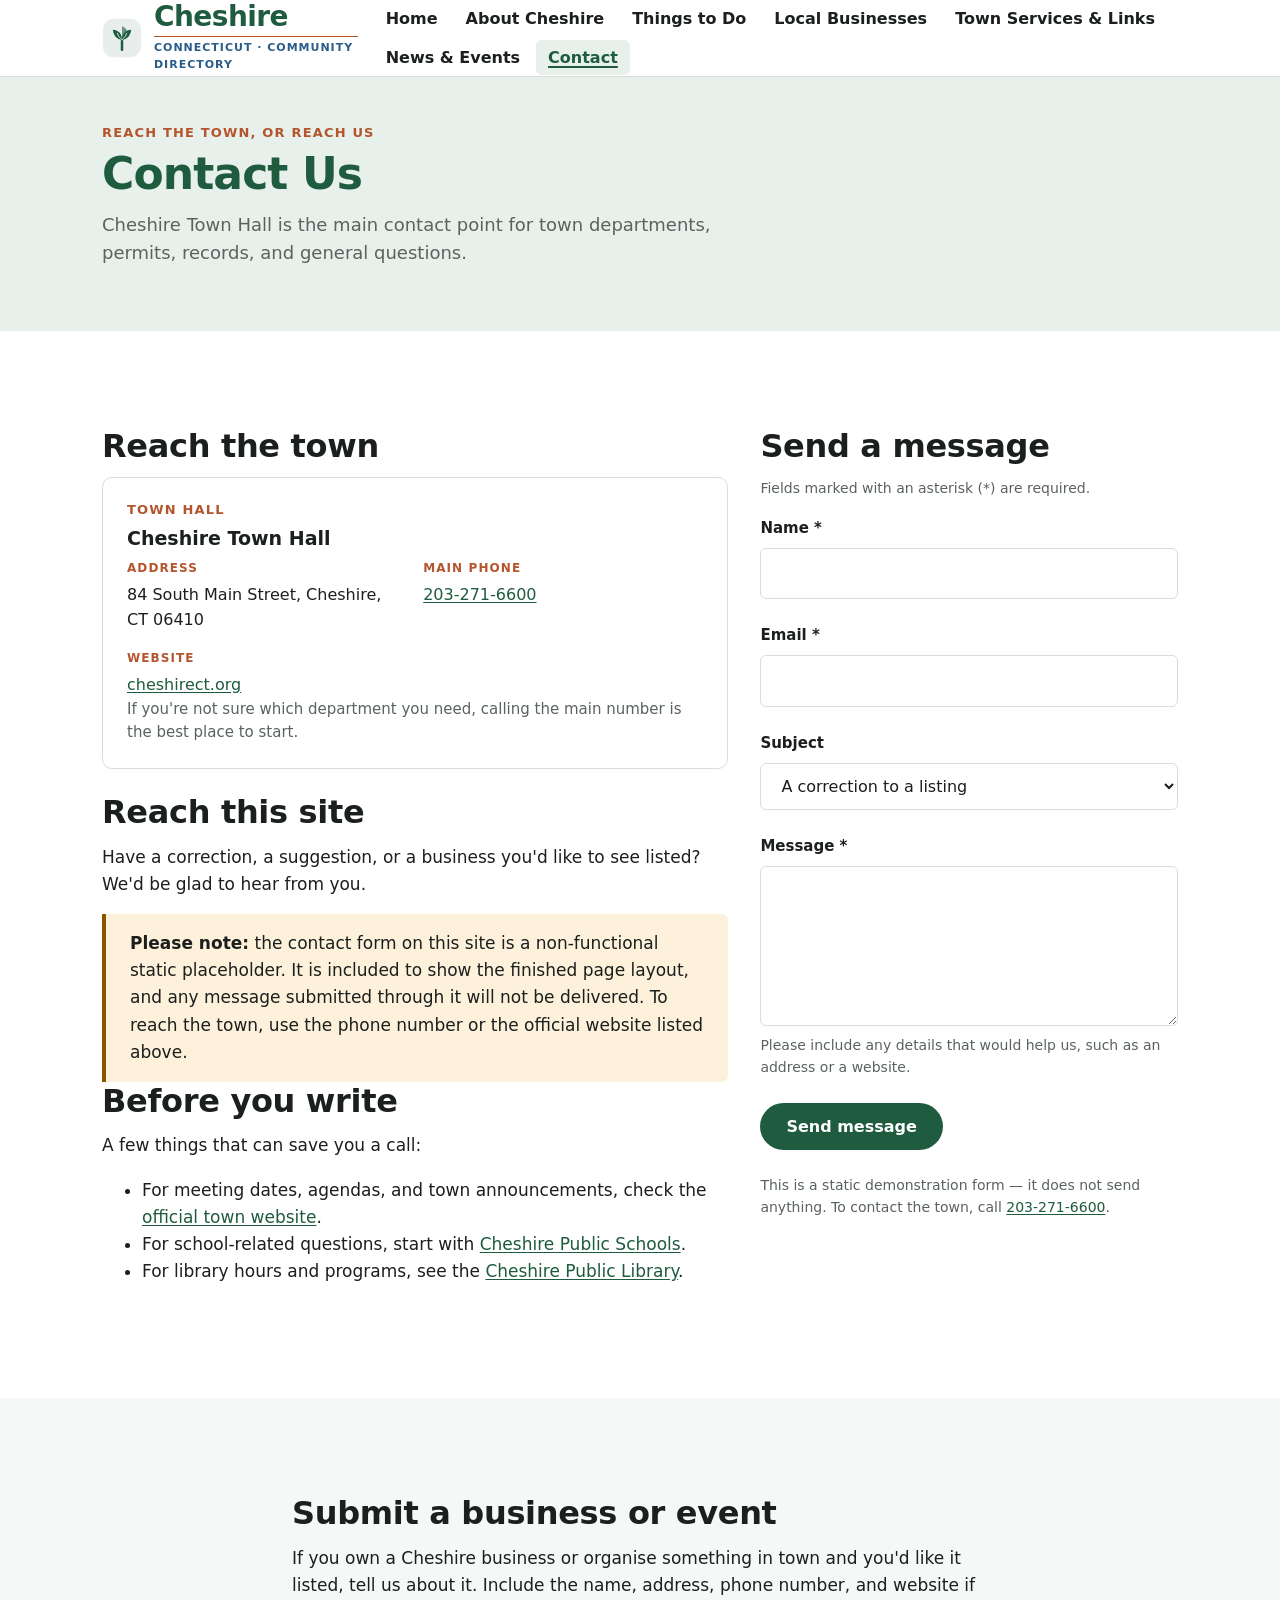
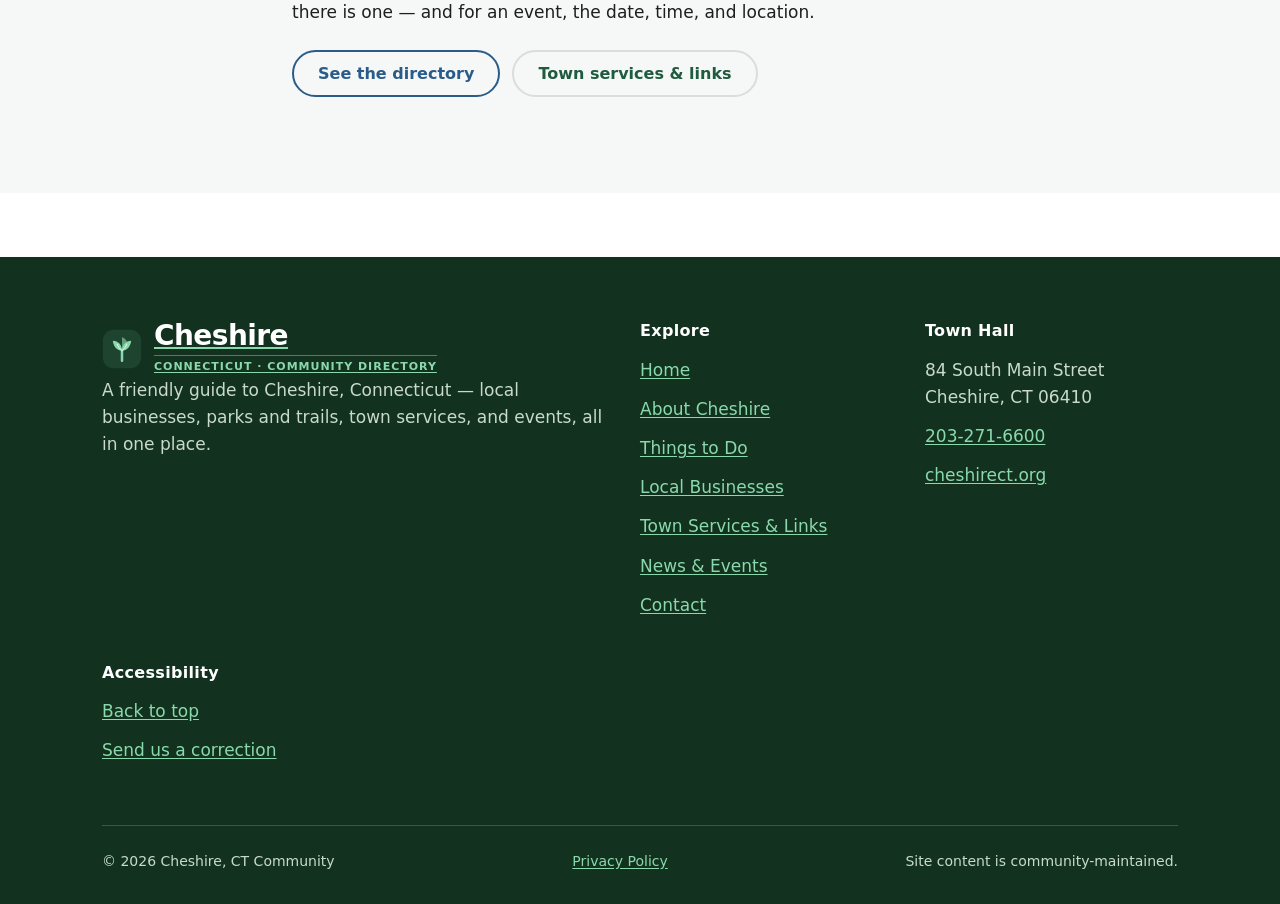
<file: contact.html>
<!DOCTYPE html>
<html lang="en">
<head>
<meta charset="utf-8">
<meta name="viewport" content="width=device-width, initial-scale=1">
<title>Contact — Cheshire Community Directory</title>
<meta name="description" content="Contact Cheshire, CT Town Hall at 84 South Main Street, Cheshire, CT 06410, or call 203-271-6600. Plus how to reach this site.">
<link rel="canonical" href="contact.html">

<meta property="og:type" content="website">
<meta property="og:site_name" content="Cheshire, CT Community">
<meta property="og:title" content="Contact Cheshire, CT">
<meta property="og:description" content="Cheshire Town Hall address and phone number, plus how to send corrections and suggestions to this site.">
<meta property="og:url" content="contact.html">
<meta property="og:locale" content="en_US">
<meta name="twitter:card" content="summary">

<link rel="icon" href="data:image/svg+xml,%3Csvg xmlns='http://www.w3.org/2000/svg' viewBox='0 0 48 48'%3E%3Crect x='1' y='1' width='46' height='46' rx='13' fill='%231F5B3F'/%3E%3Cpath d='M24 38V25' stroke='%23FFFFFF' stroke-width='3' stroke-linecap='round' fill='none'/%3E%3Cpath d='M24 26c0-7 4.5-12 11-12-.8 7.2-5 11.6-11 12z' fill='%23FFFFFF'/%3E%3Cpath d='M24 26c0-7-4.5-12-11-12 .8 7.2 5 11.6 11 12z' fill='%23FFFFFF'/%3E%3Cpath d='M24 26V10c4.2 1.2 6.6 5 6.6 9.2 0 3.4-2.4 6-6.6 6.8z' fill='%23FFFFFF' opacity='0.62'/%3E%3C/svg%3E">

<link rel="stylesheet" href="css/styles.css">
<script defer src="js/main.js"></script>
</head>
<body>
<a class="skip-link" href="#main">Skip to main content</a>

<header class="site-header">
  <div class="container site-header__inner">
    <a class="brand" href="index.html">
      <svg class="logo-mark" viewBox="0 0 48 48" role="img" aria-label="Cheshire Community Directory logo">
        <rect x="1" y="1" width="46" height="46" rx="13" fill="currentColor" opacity="0.10"/>
        <path d="M24 38V25" stroke="currentColor" stroke-width="3" stroke-linecap="round" fill="none"/>
        <path d="M24 26c0-7 4.5-12 11-12-.8 7.2-5 11.6-11 12z" fill="currentColor"/>
        <path d="M24 26c0-7-4.5-12-11-12 .8 7.2 5 11.6 11 12z" fill="currentColor"/>
        <path d="M24 26V10c4.2 1.2 6.6 5 6.6 9.2 0 3.4-2.4 6-6.6 6.8z" fill="currentColor" opacity="0.62"/>
        <path d="M24 26c2.8-2 4.6-4.6 5.6-7.6M24 26c-2.8-2-4.6-4.6-5.6-7.6" stroke="#FFFFFF" stroke-width="1.1" stroke-linecap="round" fill="none" opacity="0.85"/>
      </svg>
      <span class="brand__text">
        <span class="brand__word">Cheshire</span>
        <span class="brand__descriptor">Connecticut · Community Directory</span>
      </span>
    </a>

    <button class="nav-toggle" type="button" aria-expanded="false" aria-controls="site-nav" aria-label="Open menu">
      <span class="nav-toggle__bars" aria-hidden="true"></span>
      <span class="nav-toggle__label">Menu</span>
    </button>

    <nav class="site-nav" id="site-nav" aria-label="Main">
      <ul class="site-nav__list">
        <li><a class="site-nav__link" href="index.html">Home</a></li>
        <li><a class="site-nav__link" href="about.html">About Cheshire</a></li>
        <li><a class="site-nav__link" href="things-to-do.html">Things to Do</a></li>
        <li><a class="site-nav__link" href="businesses.html">Local Businesses</a></li>
        <li><a class="site-nav__link" href="services.html">Town Services &amp; Links</a></li>
        <li><a class="site-nav__link" href="news-events.html">News &amp; Events</a></li>
        <li><a class="site-nav__link" href="contact.html" aria-current="page">Contact</a></li>
      </ul>
    </nav>
  </div>
</header>

<main id="main">

  <section class="hero hero--compact" aria-labelledby="contact-title">
    <div class="hero__inner">
      <div>
        <span class="eyebrow">Reach the town, or reach us</span>
        <h1 id="contact-title">Contact Us</h1>
        <p class="lead">Cheshire Town Hall is the main contact point for town departments, permits, records, and general questions.</p>
      </div>
    </div>
  </section>

  <section class="section" aria-labelledby="reach-title">
    <div class="container">
      <div class="split">

        <div>
          <h2 id="reach-title">Reach the town</h2>
          <div class="card mb-5">
            <span class="eyebrow">Town Hall</span>
            <h3 class="card__title">Cheshire Town Hall</h3>
            <dl class="facts">
              <div>
                <dt>Address</dt>
                <dd>84 South Main Street, Cheshire, CT 06410</dd>
              </div>
              <div>
                <dt>Main phone</dt>
                <dd><a href="tel:+12032716600">203-271-6600</a></dd>
              </div>
              <div>
                <dt>Website</dt>
                <dd><a href="https://www.cheshirect.org" rel="noopener">cheshirect.org</a></dd>
              </div>
            </dl>
            <p class="card__body mb-0">If you're not sure which department you need, calling the main number is the best place to start.</p>
          </div>

          <h2 id="site-contact-title">Reach this site</h2>
          <p>Have a correction, a suggestion, or a business you'd like to see listed? We'd be glad to hear from you.</p>
          <div class="callout callout--warning" role="note">
            <p class="mb-0"><strong>Please note:</strong> the contact form on this site is a non-functional static placeholder. It is included to show the finished page layout, and any message submitted through it will not be delivered. To reach the town, use the phone number or the official website listed above.</p>
          </div>

          <h2 id="before-title" class="mt-5">Before you write</h2>
          <p>A few things that can save you a call:</p>
          <ul>
            <li>For meeting dates, agendas, and town announcements, check the <a href="https://www.cheshirect.org" rel="noopener">official town website</a>.</li>
            <li>For school-related questions, start with <a href="https://www.cheshireschools.org" rel="noopener">Cheshire Public Schools</a>.</li>
            <li>For library hours and programs, see the <a href="https://cheshirelibrary.org" rel="noopener">Cheshire Public Library</a>.</li>
          </ul>
        </div>

        <aside aria-labelledby="form-title">
          <h2 id="form-title">Send a message</h2>
          <p class="form__note">Fields marked with an asterisk (<span aria-hidden="true">*</span><span class="visually-hidden">star</span>) are required.</p>

          <form class="form" action="#" method="post" novalidate>
            <div class="field">
              <label for="contact-name">Name <span aria-hidden="true">*</span><span class="visually-hidden">(required)</span></label>
              <input type="text" id="contact-name" name="name" autocomplete="name" required aria-required="true">
            </div>

            <div class="field">
              <label for="contact-email">Email <span aria-hidden="true">*</span><span class="visually-hidden">(required)</span></label>
              <input type="email" id="contact-email" name="email" autocomplete="email" required aria-required="true">
            </div>

            <div class="field">
              <label for="contact-subject">Subject</label>
              <select id="contact-subject" name="subject">
                <option value="correction">A correction to a listing</option>
                <option value="business">Add a business to the directory</option>
                <option value="event">Submit an event</option>
                <option value="suggestion">A suggestion or idea</option>
                <option value="other">Something else</option>
              </select>
            </div>

            <div class="field">
              <label for="contact-message">Message <span aria-hidden="true">*</span><span class="visually-hidden">(required)</span></label>
              <textarea id="contact-message" name="message" required aria-required="true"></textarea>
              <span class="hint">Please include any details that would help us, such as an address or a website.</span>
            </div>

            <div>
              <button class="btn btn--primary" type="submit">Send message</button>
            </div>

            <p class="form__note mb-0">This is a static demonstration form — it does not send anything. To contact the town, call <a href="tel:+12032716600">203-271-6600</a>.</p>
          </form>
        </aside>

      </div>
    </div>
  </section>

  <section class="section section--alt" aria-labelledby="submit-biz-title">
    <div class="container container--narrow">
      <h2 id="submit-biz-title">Submit a business or event</h2>
      <p>If you own a Cheshire business or organise something in town and you'd like it listed, tell us about it. Include the name, address, phone number, and website if there is one — and for an event, the date, time, and location.</p>
      <div class="btn-row">
        <a class="btn btn--secondary" href="businesses.html">See the directory</a>
        <a class="btn btn--quiet" href="services.html">Town services &amp; links</a>
      </div>
    </div>
  </section>

</main>

<footer class="site-footer">
  <div class="container">
    <div class="site-footer__grid">
      <div>
        <a class="brand" href="index.html">
          <svg class="logo-mark" viewBox="0 0 48 48" role="img" aria-label="Cheshire Community Directory logo">
            <rect x="1" y="1" width="46" height="46" rx="13" fill="currentColor" opacity="0.10"/>
            <path d="M24 38V25" stroke="currentColor" stroke-width="3" stroke-linecap="round" fill="none"/>
            <path d="M24 26c0-7 4.5-12 11-12-.8 7.2-5 11.6-11 12z" fill="currentColor"/>
            <path d="M24 26c0-7-4.5-12-11-12 .8 7.2 5 11.6 11 12z" fill="currentColor"/>
            <path d="M24 26V10c4.2 1.2 6.6 5 6.6 9.2 0 3.4-2.4 6-6.6 6.8z" fill="currentColor" opacity="0.62"/>
            <path d="M24 26c2.8-2 4.6-4.6 5.6-7.6M24 26c-2.8-2-4.6-4.6-5.6-7.6" stroke="#FFFFFF" stroke-width="1.1" stroke-linecap="round" fill="none" opacity="0.85"/>
          </svg>
          <span class="brand__text">
            <span class="brand__word">Cheshire</span>
            <span class="brand__descriptor">Connecticut · Community Directory</span>
          </span>
        </a>
        <p class="mt-4">A friendly guide to Cheshire, Connecticut — local businesses, parks and trails, town services, and events, all in one place.</p>
      </div>

      <nav aria-labelledby="footer-explore">
        <h2 id="footer-explore">Explore</h2>
        <ul>
          <li><a href="index.html">Home</a></li>
          <li><a href="about.html">About Cheshire</a></li>
          <li><a href="things-to-do.html">Things to Do</a></li>
          <li><a href="businesses.html">Local Businesses</a></li>
          <li><a href="services.html">Town Services &amp; Links</a></li>
          <li><a href="news-events.html">News &amp; Events</a></li>
          <li><a href="contact.html">Contact</a></li>
        </ul>
      </nav>

      <div>
        <h2>Town Hall</h2>
        <ul>
          <li>84 South Main Street<br>Cheshire, CT 06410</li>
          <li><a href="tel:+12032716600">203-271-6600</a></li>
          <li><a href="https://www.cheshirect.org" rel="noopener">cheshirect.org</a></li>
        </ul>
      </div>

      <div>
        <h2>Accessibility</h2>
        <ul>
          <li><a href="#main">Back to top</a></li>
          <li><a href="contact.html">Send us a correction</a></li>
        </ul>
      </div>
    </div>

    <div class="site-footer__bottom">
      <span>© <span data-current-year>2026</span> Cheshire, CT Community</span>
      <a href="privacy.html">Privacy Policy</a>
      <span>Site content is community-maintained.</span>
    </div>
  </div>
</footer>

</body>
</html>
</file>
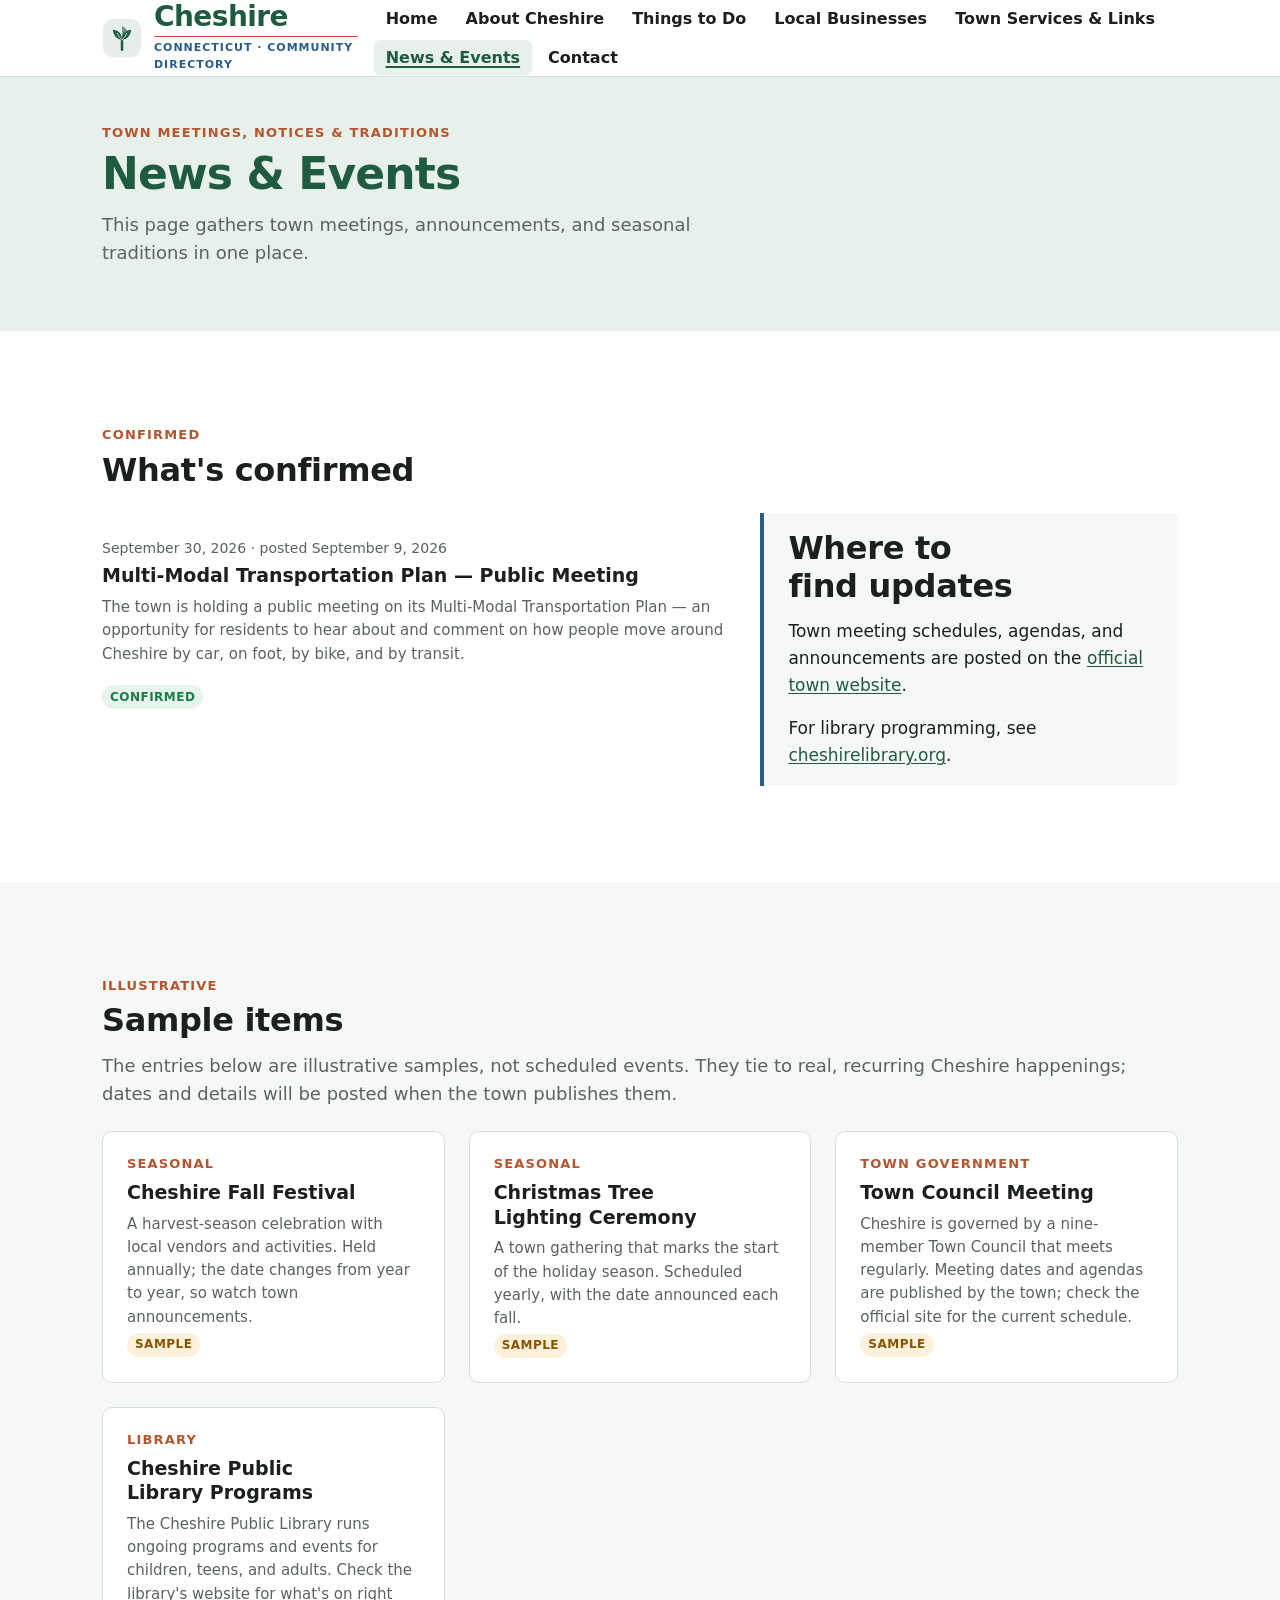
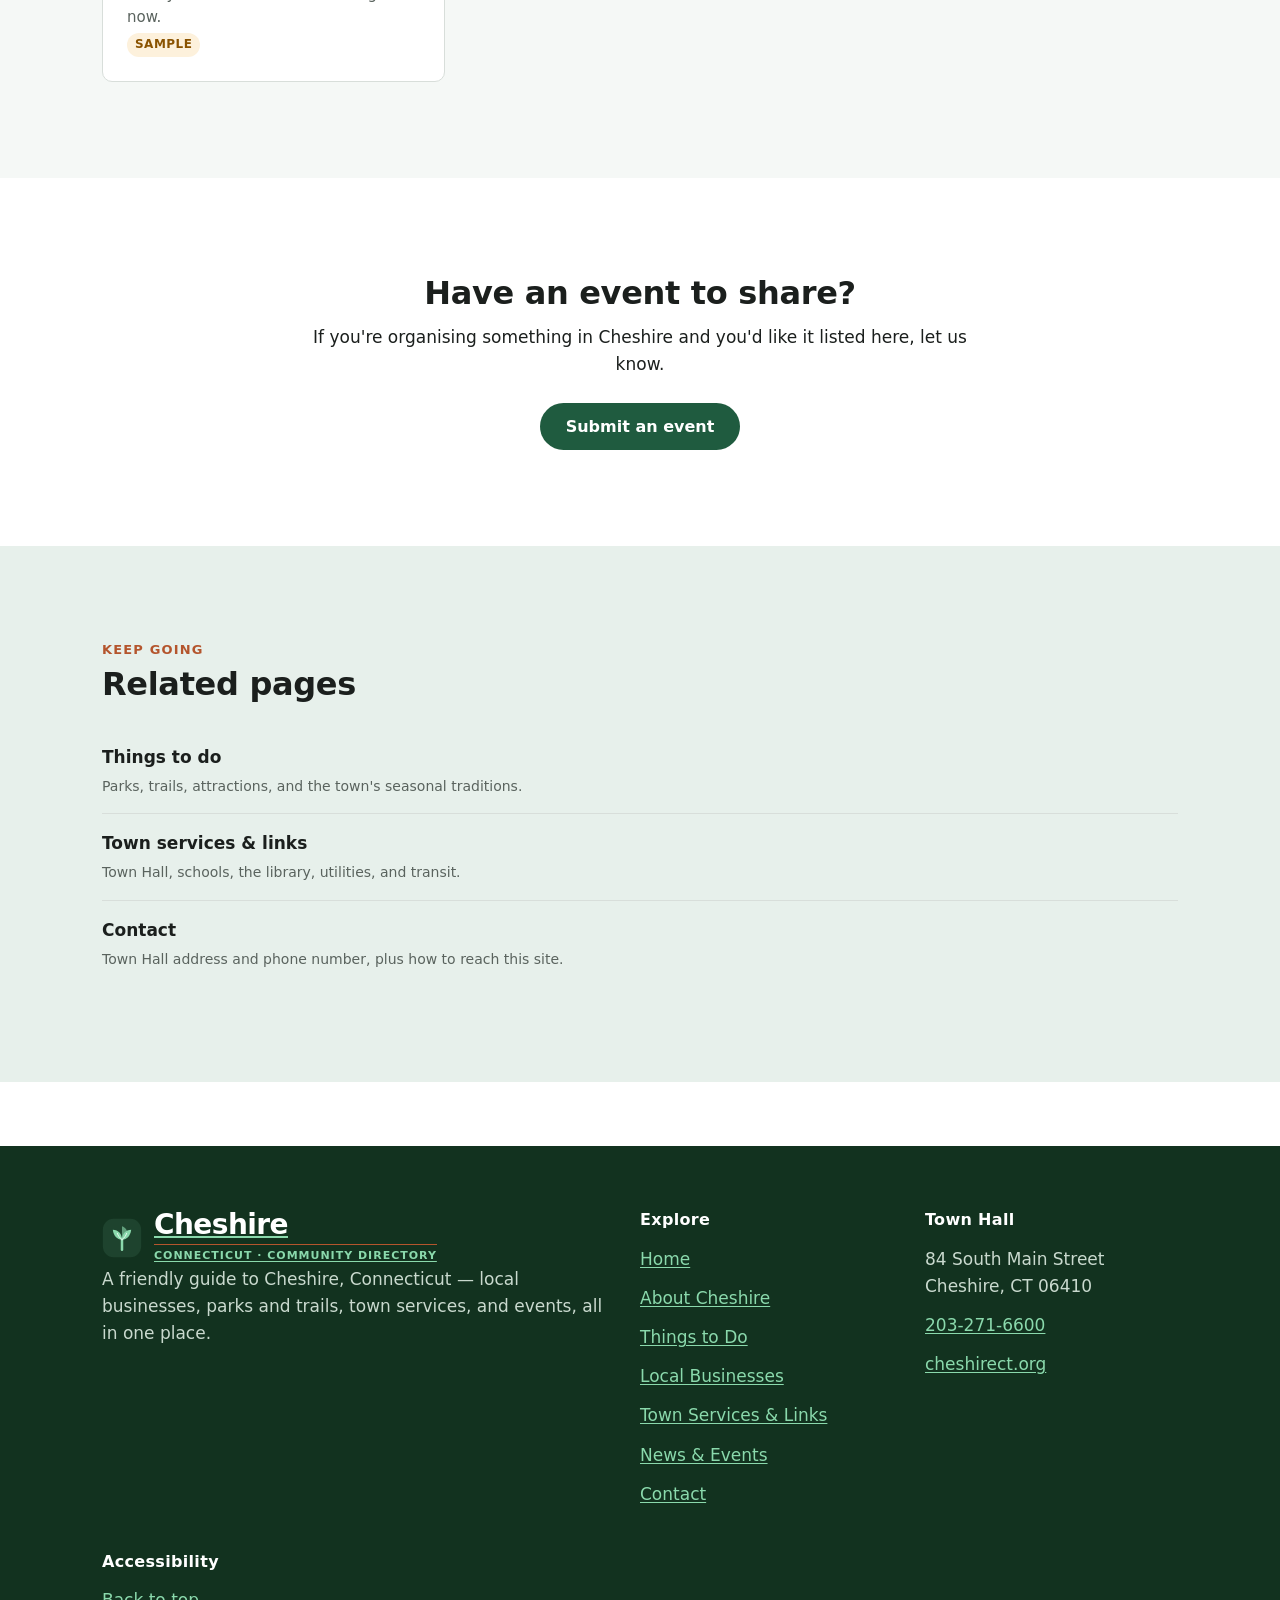
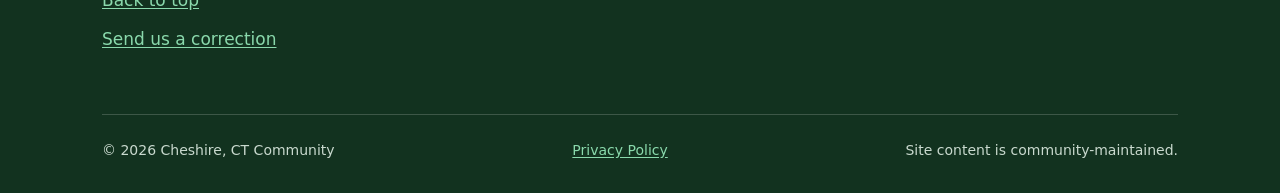
<file: news-events.html>
<!DOCTYPE html>
<html lang="en">
<head>
<meta charset="utf-8">
<meta name="viewport" content="width=device-width, initial-scale=1">
<title>News &amp; Events — Cheshire, CT</title>
<meta name="description" content="Cheshire, CT news and events — town meetings, public notices, the Fall Festival, the Christmas Tree Lighting, and library programs.">
<link rel="canonical" href="news-events.html">

<meta property="og:type" content="website">
<meta property="og:site_name" content="Cheshire, CT Community">
<meta property="og:title" content="Cheshire, CT News &amp; Events">
<meta property="og:description" content="Town meetings, seasonal traditions, and community happenings in Cheshire, Connecticut — gathered in one place.">
<meta property="og:url" content="news-events.html">
<meta property="og:locale" content="en_US">
<meta name="twitter:card" content="summary">

<link rel="icon" href="data:image/svg+xml,%3Csvg xmlns='http://www.w3.org/2000/svg' viewBox='0 0 48 48'%3E%3Crect x='1' y='1' width='46' height='46' rx='13' fill='%231F5B3F'/%3E%3Cpath d='M24 38V25' stroke='%23FFFFFF' stroke-width='3' stroke-linecap='round' fill='none'/%3E%3Cpath d='M24 26c0-7 4.5-12 11-12-.8 7.2-5 11.6-11 12z' fill='%23FFFFFF'/%3E%3Cpath d='M24 26c0-7-4.5-12-11-12 .8 7.2 5 11.6 11 12z' fill='%23FFFFFF'/%3E%3Cpath d='M24 26V10c4.2 1.2 6.6 5 6.6 9.2 0 3.4-2.4 6-6.6 6.8z' fill='%23FFFFFF' opacity='0.62'/%3E%3C/svg%3E">

<link rel="stylesheet" href="css/styles.css">
<script defer src="js/main.js"></script>
</head>
<body>
<a class="skip-link" href="#main">Skip to main content</a>

<header class="site-header">
  <div class="container site-header__inner">
    <a class="brand" href="index.html">
      <svg class="logo-mark" viewBox="0 0 48 48" role="img" aria-label="Cheshire Community Directory logo">
        <rect x="1" y="1" width="46" height="46" rx="13" fill="currentColor" opacity="0.10"/>
        <path d="M24 38V25" stroke="currentColor" stroke-width="3" stroke-linecap="round" fill="none"/>
        <path d="M24 26c0-7 4.5-12 11-12-.8 7.2-5 11.6-11 12z" fill="currentColor"/>
        <path d="M24 26c0-7-4.5-12-11-12 .8 7.2 5 11.6 11 12z" fill="currentColor"/>
        <path d="M24 26V10c4.2 1.2 6.6 5 6.6 9.2 0 3.4-2.4 6-6.6 6.8z" fill="currentColor" opacity="0.62"/>
        <path d="M24 26c2.8-2 4.6-4.6 5.6-7.6M24 26c-2.8-2-4.6-4.6-5.6-7.6" stroke="#FFFFFF" stroke-width="1.1" stroke-linecap="round" fill="none" opacity="0.85"/>
      </svg>
      <span class="brand__text">
        <span class="brand__word">Cheshire</span>
        <span class="brand__descriptor">Connecticut · Community Directory</span>
      </span>
    </a>

    <button class="nav-toggle" type="button" aria-expanded="false" aria-controls="site-nav" aria-label="Open menu">
      <span class="nav-toggle__bars" aria-hidden="true"></span>
      <span class="nav-toggle__label">Menu</span>
    </button>

    <nav class="site-nav" id="site-nav" aria-label="Main">
      <ul class="site-nav__list">
        <li><a class="site-nav__link" href="index.html">Home</a></li>
        <li><a class="site-nav__link" href="about.html">About Cheshire</a></li>
        <li><a class="site-nav__link" href="things-to-do.html">Things to Do</a></li>
        <li><a class="site-nav__link" href="businesses.html">Local Businesses</a></li>
        <li><a class="site-nav__link" href="services.html">Town Services &amp; Links</a></li>
        <li><a class="site-nav__link" href="news-events.html" aria-current="page">News &amp; Events</a></li>
        <li><a class="site-nav__link" href="contact.html">Contact</a></li>
      </ul>
    </nav>
  </div>
</header>

<main id="main">

  <section class="hero hero--compact" aria-labelledby="news-title">
    <div class="hero__inner">
      <div>
        <span class="eyebrow">Town meetings, notices &amp; traditions</span>
        <h1 id="news-title">News &amp; Events</h1>
        <p class="lead">This page gathers town meetings, announcements, and seasonal traditions in one place.</p>
      </div>
    </div>
  </section>

  <section class="section" aria-labelledby="confirmed-title">
    <div class="container">
      <div class="section__head">
        <span class="eyebrow">Confirmed</span>
        <h2 id="confirmed-title">What's confirmed</h2>
      </div>
      <div class="split">
        <div>
          <ul class="news-list">
            <li id="transport-plan">
              <time datetime="2026-09-30">September 30, 2026 <span class="meta">· posted September 9, 2026</span></time>
              <h3 class="card__title">Multi-Modal Transportation Plan — Public Meeting</h3>
              <p class="card__body">The town is holding a public meeting on its Multi-Modal Transportation Plan — an opportunity for residents to hear about and comment on how people move around Cheshire by car, on foot, by bike, and by transit.</p>
              <p class="mb-0"><span class="tag tag--success">Confirmed</span></p>
            </li>
          </ul>
        </div>
        <aside aria-labelledby="updates-title">
          <div class="callout" role="note">
            <h2 id="updates-title" class="h4" style="margin-top:0">Where to find updates</h2>
            <p>Town meeting schedules, agendas, and announcements are posted on the <a href="https://www.cheshirect.org" rel="noopener">official town website</a>.</p>
            <p class="mb-0">For library programming, see <a href="https://cheshirelibrary.org" rel="noopener">cheshirelibrary.org</a>.</p>
          </div>
        </aside>
      </div>
    </div>
  </section>

  <section class="section section--alt" aria-labelledby="samples-title">
    <div class="container">
      <div class="section__head">
        <span class="eyebrow">Illustrative</span>
        <h2 id="samples-title">Sample items</h2>
        <p class="lead">The entries below are illustrative samples, not scheduled events. They tie to real, recurring Cheshire happenings; dates and details will be posted when the town publishes them.</p>
      </div>
      <div class="grid grid--cards">
        <article class="card" id="fall-festival">
          <span class="eyebrow">Seasonal</span>
          <h3 class="card__title">Cheshire Fall Festival</h3>
          <p class="card__body mb-0">A harvest-season celebration with local vendors and activities. Held annually; the date changes from year to year, so watch town announcements.</p>
          <p class="mb-0 mt-4"><span class="tag tag--warning">Sample</span></p>
        </article>
        <article class="card" id="tree-lighting">
          <span class="eyebrow">Seasonal</span>
          <h3 class="card__title">Christmas Tree Lighting Ceremony</h3>
          <p class="card__body mb-0">A town gathering that marks the start of the holiday season. Scheduled yearly, with the date announced each fall.</p>
          <p class="mb-0 mt-4"><span class="tag tag--warning">Sample</span></p>
        </article>
        <article class="card" id="council-meeting">
          <span class="eyebrow">Town government</span>
          <h3 class="card__title">Town Council Meeting</h3>
          <p class="card__body mb-0">Cheshire is governed by a nine-member Town Council that meets regularly. Meeting dates and agendas are published by the town; check the official site for the current schedule.</p>
          <p class="mb-0 mt-4"><span class="tag tag--warning">Sample</span></p>
        </article>
        <article class="card" id="library-programs">
          <span class="eyebrow">Library</span>
          <h3 class="card__title">Cheshire Public Library Programs</h3>
          <p class="card__body mb-0">The Cheshire Public Library runs ongoing programs and events for children, teens, and adults. Check the library's website for what's on right now.</p>
          <p class="mb-0 mt-4"><span class="tag tag--warning">Sample</span></p>
        </article>
      </div>
    </div>
  </section>

  <section class="section" aria-labelledby="submit-title">
    <div class="container container--narrow text-center">
      <h2 id="submit-title">Have an event to share?</h2>
      <p>If you're organising something in Cheshire and you'd like it listed here, let us know.</p>
      <div class="btn-row" style="justify-content:center">
        <a class="btn btn--primary" href="contact.html">Submit an event</a>
      </div>
    </div>
  </section>

  <section class="section section--tint" aria-labelledby="news-next-title">
    <div class="container">
      <div class="section__head">
        <span class="eyebrow">Keep going</span>
        <h2 id="news-next-title">Related pages</h2>
      </div>
      <ul class="link-list">
        <li>
          <a href="things-to-do.html">
            <span class="link-list__name">Things to do</span>
            <span class="link-list__desc">Parks, trails, attractions, and the town's seasonal traditions.</span>
          </a>
        </li>
        <li>
          <a href="services.html">
            <span class="link-list__name">Town services &amp; links</span>
            <span class="link-list__desc">Town Hall, schools, the library, utilities, and transit.</span>
          </a>
        </li>
        <li>
          <a href="contact.html">
            <span class="link-list__name">Contact</span>
            <span class="link-list__desc">Town Hall address and phone number, plus how to reach this site.</span>
          </a>
        </li>
      </ul>
    </div>
  </section>

</main>

<footer class="site-footer">
  <div class="container">
    <div class="site-footer__grid">
      <div>
        <a class="brand" href="index.html">
          <svg class="logo-mark" viewBox="0 0 48 48" role="img" aria-label="Cheshire Community Directory logo">
            <rect x="1" y="1" width="46" height="46" rx="13" fill="currentColor" opacity="0.10"/>
            <path d="M24 38V25" stroke="currentColor" stroke-width="3" stroke-linecap="round" fill="none"/>
            <path d="M24 26c0-7 4.5-12 11-12-.8 7.2-5 11.6-11 12z" fill="currentColor"/>
            <path d="M24 26c0-7-4.5-12-11-12 .8 7.2 5 11.6 11 12z" fill="currentColor"/>
            <path d="M24 26V10c4.2 1.2 6.6 5 6.6 9.2 0 3.4-2.4 6-6.6 6.8z" fill="currentColor" opacity="0.62"/>
            <path d="M24 26c2.8-2 4.6-4.6 5.6-7.6M24 26c-2.8-2-4.6-4.6-5.6-7.6" stroke="#FFFFFF" stroke-width="1.1" stroke-linecap="round" fill="none" opacity="0.85"/>
          </svg>
          <span class="brand__text">
            <span class="brand__word">Cheshire</span>
            <span class="brand__descriptor">Connecticut · Community Directory</span>
          </span>
        </a>
        <p class="mt-4">A friendly guide to Cheshire, Connecticut — local businesses, parks and trails, town services, and events, all in one place.</p>
      </div>

      <nav aria-labelledby="footer-explore">
        <h2 id="footer-explore">Explore</h2>
        <ul>
          <li><a href="index.html">Home</a></li>
          <li><a href="about.html">About Cheshire</a></li>
          <li><a href="things-to-do.html">Things to Do</a></li>
          <li><a href="businesses.html">Local Businesses</a></li>
          <li><a href="services.html">Town Services &amp; Links</a></li>
          <li><a href="news-events.html">News &amp; Events</a></li>
          <li><a href="contact.html">Contact</a></li>
        </ul>
      </nav>

      <div>
        <h2>Town Hall</h2>
        <ul>
          <li>84 South Main Street<br>Cheshire, CT 06410</li>
          <li><a href="tel:+12032716600">203-271-6600</a></li>
          <li><a href="https://www.cheshirect.org" rel="noopener">cheshirect.org</a></li>
        </ul>
      </div>

      <div>
        <h2>Accessibility</h2>
        <ul>
          <li><a href="#main">Back to top</a></li>
          <li><a href="contact.html">Send us a correction</a></li>
        </ul>
      </div>
    </div>

    <div class="site-footer__bottom">
      <span>© <span data-current-year>2026</span> Cheshire, CT Community</span>
      <a href="privacy.html">Privacy Policy</a>
      <span>Site content is community-maintained.</span>
    </div>
  </div>
</footer>

</body>
</html>
</file>
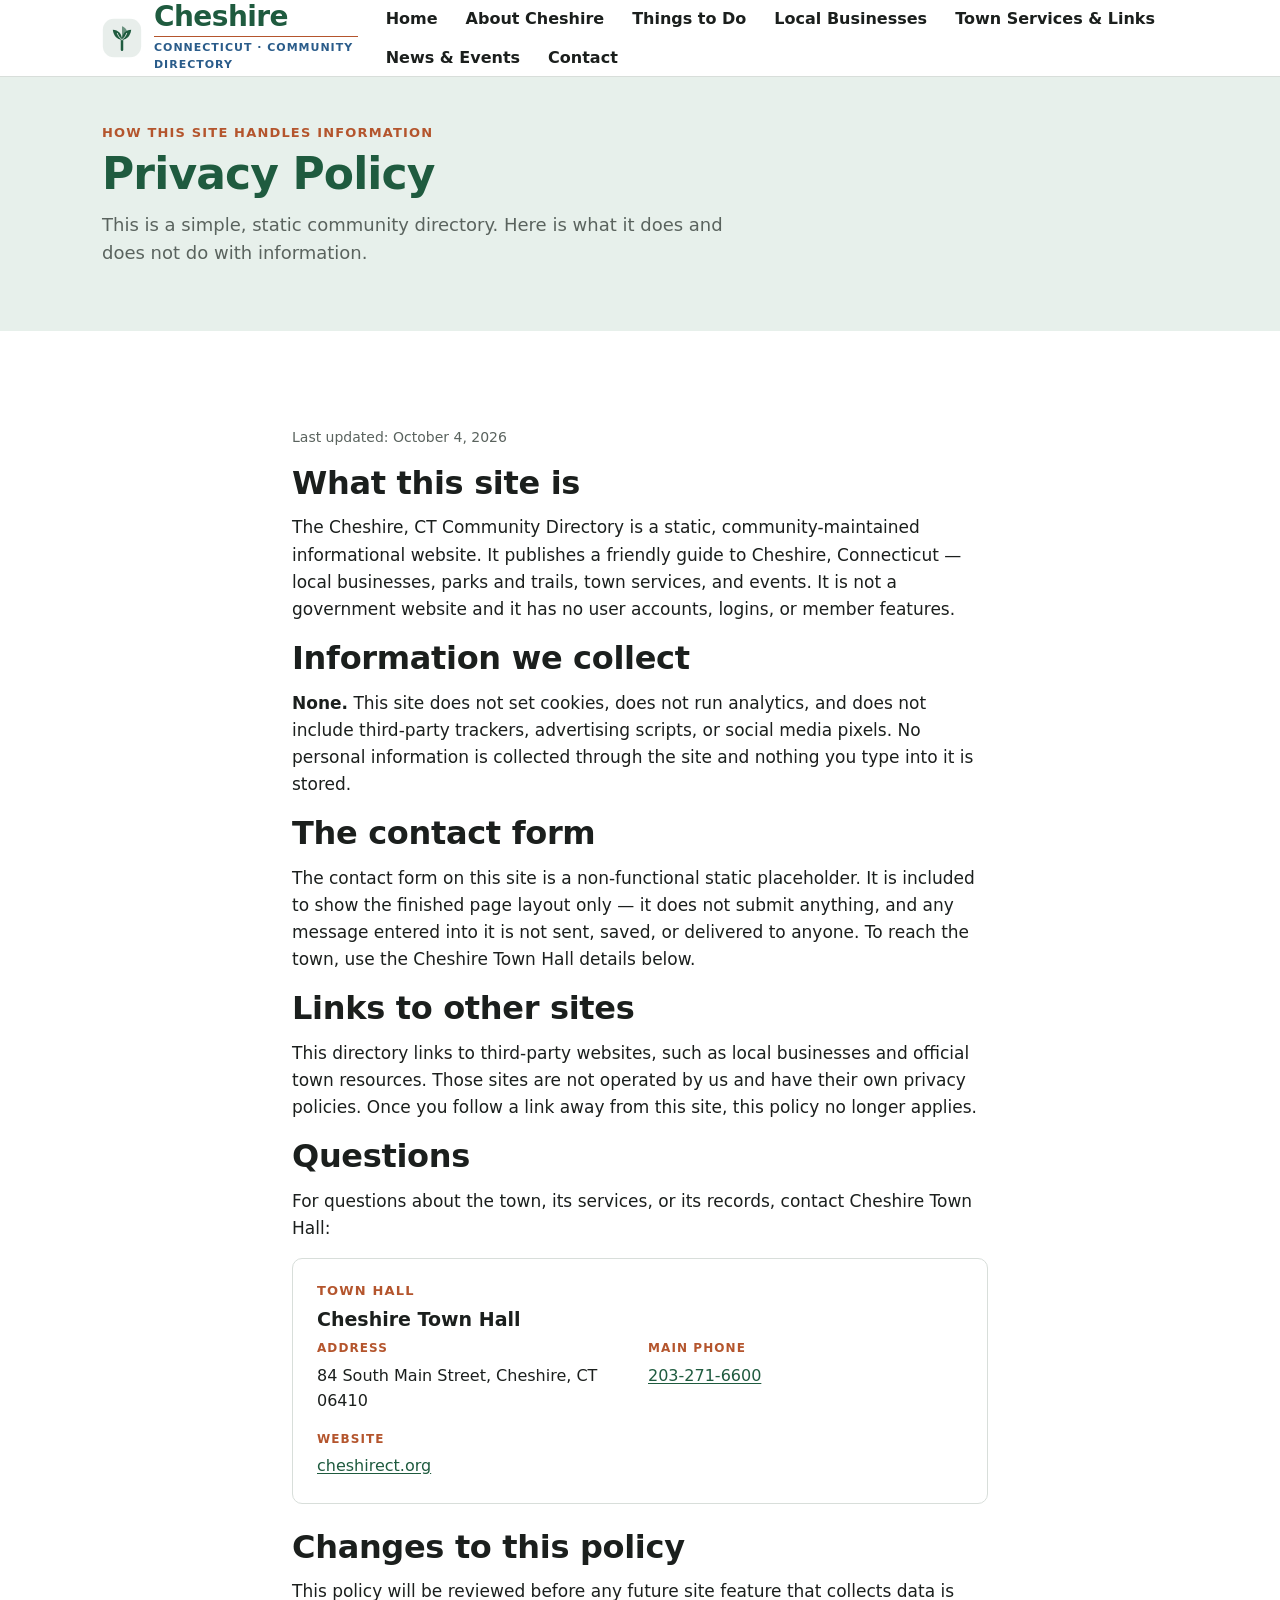
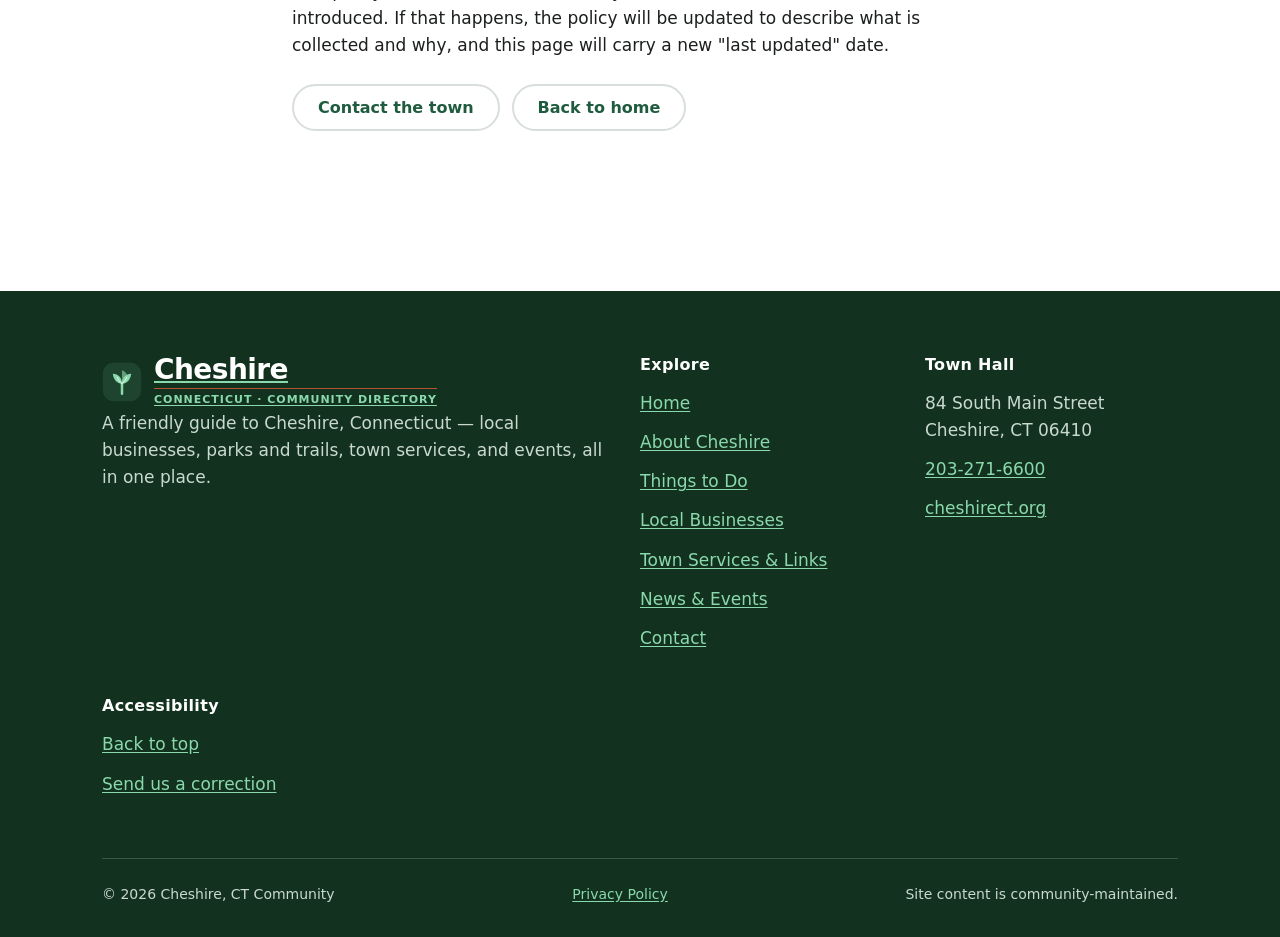
<file: privacy.html>
<!DOCTYPE html>
<html lang="en">
<head>
<meta charset="utf-8">
<meta name="viewport" content="width=device-width, initial-scale=1">
<title>Privacy Policy — Cheshire Community Directory</title>
<meta name="description" content="How the Cheshire, CT Community Directory handles information: a static, community-maintained site that sets no cookies, runs no analytics, and collects no personal data.">
<link rel="canonical" href="privacy.html">

<meta property="og:type" content="website">
<meta property="og:site_name" content="Cheshire, CT Community">
<meta property="og:title" content="Privacy Policy — Cheshire Community Directory">
<meta property="og:description" content="A static, community-maintained directory for Cheshire, Connecticut. No cookies, no analytics, no trackers, no personal data collected.">
<meta property="og:url" content="privacy.html">
<meta property="og:locale" content="en_US">
<meta name="twitter:card" content="summary">

<link rel="icon" href="data:image/svg+xml,%3Csvg xmlns='http://www.w3.org/2000/svg' viewBox='0 0 48 48'%3E%3Crect x='1' y='1' width='46' height='46' rx='13' fill='%231F5B3F'/%3E%3Cpath d='M24 38V25' stroke='%23FFFFFF' stroke-width='3' stroke-linecap='round' fill='none'/%3E%3Cpath d='M24 26c0-7 4.5-12 11-12-.8 7.2-5 11.6-11 12z' fill='%23FFFFFF'/%3E%3Cpath d='M24 26c0-7-4.5-12-11-12 .8 7.2 5 11.6 11 12z' fill='%23FFFFFF'/%3E%3Cpath d='M24 26V10c4.2 1.2 6.6 5 6.6 9.2 0 3.4-2.4 6-6.6 6.8z' fill='%23FFFFFF' opacity='0.62'/%3E%3C/svg%3E">

<link rel="stylesheet" href="css/styles.css">
<script defer src="js/main.js"></script>
</head>
<body>
<a class="skip-link" href="#main">Skip to main content</a>

<header class="site-header">
  <div class="container site-header__inner">
    <a class="brand" href="index.html">
      <svg class="logo-mark" viewBox="0 0 48 48" role="img" aria-label="Cheshire Community Directory logo">
        <rect x="1" y="1" width="46" height="46" rx="13" fill="currentColor" opacity="0.10"/>
        <path d="M24 38V25" stroke="currentColor" stroke-width="3" stroke-linecap="round" fill="none"/>
        <path d="M24 26c0-7 4.5-12 11-12-.8 7.2-5 11.6-11 12z" fill="currentColor"/>
        <path d="M24 26c0-7-4.5-12-11-12 .8 7.2 5 11.6 11 12z" fill="currentColor"/>
        <path d="M24 26V10c4.2 1.2 6.6 5 6.6 9.2 0 3.4-2.4 6-6.6 6.8z" fill="currentColor" opacity="0.62"/>
        <path d="M24 26c2.8-2 4.6-4.6 5.6-7.6M24 26c-2.8-2-4.6-4.6-5.6-7.6" stroke="#FFFFFF" stroke-width="1.1" stroke-linecap="round" fill="none" opacity="0.85"/>
      </svg>
      <span class="brand__text">
        <span class="brand__word">Cheshire</span>
        <span class="brand__descriptor">Connecticut · Community Directory</span>
      </span>
    </a>

    <button class="nav-toggle" type="button" aria-expanded="false" aria-controls="site-nav" aria-label="Open menu">
      <span class="nav-toggle__bars" aria-hidden="true"></span>
      <span class="nav-toggle__label">Menu</span>
    </button>

    <nav class="site-nav" id="site-nav" aria-label="Main">
      <ul class="site-nav__list">
        <li><a class="site-nav__link" href="index.html">Home</a></li>
        <li><a class="site-nav__link" href="about.html">About Cheshire</a></li>
        <li><a class="site-nav__link" href="things-to-do.html">Things to Do</a></li>
        <li><a class="site-nav__link" href="businesses.html">Local Businesses</a></li>
        <li><a class="site-nav__link" href="services.html">Town Services &amp; Links</a></li>
        <li><a class="site-nav__link" href="news-events.html">News &amp; Events</a></li>
        <li><a class="site-nav__link" href="contact.html">Contact</a></li>
      </ul>
    </nav>
  </div>
</header>

<main id="main">

  <section class="hero hero--compact" aria-labelledby="privacy-title">
    <div class="hero__inner">
      <div>
        <span class="eyebrow">How this site handles information</span>
        <h1 id="privacy-title">Privacy Policy</h1>
        <p class="lead">This is a simple, static community directory. Here is what it does and does not do with information.</p>
      </div>
    </div>
  </section>

  <section class="section" aria-labelledby="overview-title">
    <div class="container container--narrow">
      <div class="prose">
        <p class="meta">Last updated: October 4, 2026</p>

        <h2 id="overview-title">What this site is</h2>
        <p>The Cheshire, CT Community Directory is a static, community-maintained informational website. It publishes a friendly guide to Cheshire, Connecticut — local businesses, parks and trails, town services, and events. It is not a government website and it has no user accounts, logins, or member features.</p>

        <h2 id="collect-title">Information we collect</h2>
        <p><strong>None.</strong> This site does not set cookies, does not run analytics, and does not include third-party trackers, advertising scripts, or social media pixels. No personal information is collected through the site and nothing you type into it is stored.</p>

        <h2 id="form-title">The contact form</h2>
        <p>The contact form on this site is a non-functional static placeholder. It is included to show the finished page layout only — it does not submit anything, and any message entered into it is not sent, saved, or delivered to anyone. To reach the town, use the Cheshire Town Hall details below.</p>

        <h2 id="links-title">Links to other sites</h2>
        <p>This directory links to third-party websites, such as local businesses and official town resources. Those sites are not operated by us and have their own privacy policies. Once you follow a link away from this site, this policy no longer applies.</p>

        <h2 id="questions-title">Questions</h2>
        <p>For questions about the town, its services, or its records, contact Cheshire Town Hall:</p>
        <div class="card mb-5">
          <span class="eyebrow">Town Hall</span>
          <h3 class="card__title">Cheshire Town Hall</h3>
          <dl class="facts">
            <div>
              <dt>Address</dt>
              <dd>84 South Main Street, Cheshire, CT 06410</dd>
            </div>
            <div>
              <dt>Main phone</dt>
              <dd><a href="tel:+12032716600">203-271-6600</a></dd>
            </div>
            <div>
              <dt>Website</dt>
              <dd><a href="https://www.cheshirect.org" rel="noopener">cheshirect.org</a></dd>
            </div>
          </dl>
        </div>

        <h2 id="changes-title">Changes to this policy</h2>
        <p>This policy will be reviewed before any future site feature that collects data is introduced. If that happens, the policy will be updated to describe what is collected and why, and this page will carry a new "last updated" date.</p>

        <div class="btn-row">
          <a class="btn btn--quiet" href="contact.html">Contact the town</a>
          <a class="btn btn--quiet" href="index.html">Back to home</a>
        </div>
      </div>
    </div>
  </section>

</main>

<footer class="site-footer">
  <div class="container">
    <div class="site-footer__grid">
      <div>
        <a class="brand" href="index.html">
          <svg class="logo-mark" viewBox="0 0 48 48" role="img" aria-label="Cheshire Community Directory logo">
            <rect x="1" y="1" width="46" height="46" rx="13" fill="currentColor" opacity="0.10"/>
            <path d="M24 38V25" stroke="currentColor" stroke-width="3" stroke-linecap="round" fill="none"/>
            <path d="M24 26c0-7 4.5-12 11-12-.8 7.2-5 11.6-11 12z" fill="currentColor"/>
            <path d="M24 26c0-7-4.5-12-11-12 .8 7.2 5 11.6 11 12z" fill="currentColor"/>
            <path d="M24 26V10c4.2 1.2 6.6 5 6.6 9.2 0 3.4-2.4 6-6.6 6.8z" fill="currentColor" opacity="0.62"/>
            <path d="M24 26c2.8-2 4.6-4.6 5.6-7.6M24 26c-2.8-2-4.6-4.6-5.6-7.6" stroke="#FFFFFF" stroke-width="1.1" stroke-linecap="round" fill="none" opacity="0.85"/>
          </svg>
          <span class="brand__text">
            <span class="brand__word">Cheshire</span>
            <span class="brand__descriptor">Connecticut · Community Directory</span>
          </span>
        </a>
        <p class="mt-4">A friendly guide to Cheshire, Connecticut — local businesses, parks and trails, town services, and events, all in one place.</p>
      </div>

      <nav aria-labelledby="footer-explore">
        <h2 id="footer-explore">Explore</h2>
        <ul>
          <li><a href="index.html">Home</a></li>
          <li><a href="about.html">About Cheshire</a></li>
          <li><a href="things-to-do.html">Things to Do</a></li>
          <li><a href="businesses.html">Local Businesses</a></li>
          <li><a href="services.html">Town Services &amp; Links</a></li>
          <li><a href="news-events.html">News &amp; Events</a></li>
          <li><a href="contact.html">Contact</a></li>
        </ul>
      </nav>

      <div>
        <h2>Town Hall</h2>
        <ul>
          <li>84 South Main Street<br>Cheshire, CT 06410</li>
          <li><a href="tel:+12032716600">203-271-6600</a></li>
          <li><a href="https://www.cheshirect.org" rel="noopener">cheshirect.org</a></li>
        </ul>
      </div>

      <div>
        <h2>Accessibility</h2>
        <ul>
          <li><a href="#main">Back to top</a></li>
          <li><a href="contact.html">Send us a correction</a></li>
        </ul>
      </div>
    </div>

    <div class="site-footer__bottom">
      <span>© <span data-current-year>2026</span> Cheshire, CT Community</span>
      <a href="privacy.html">Privacy Policy</a>
      <span>Site content is community-maintained.</span>
    </div>
  </div>
</footer>

</body>
</html>
</file>
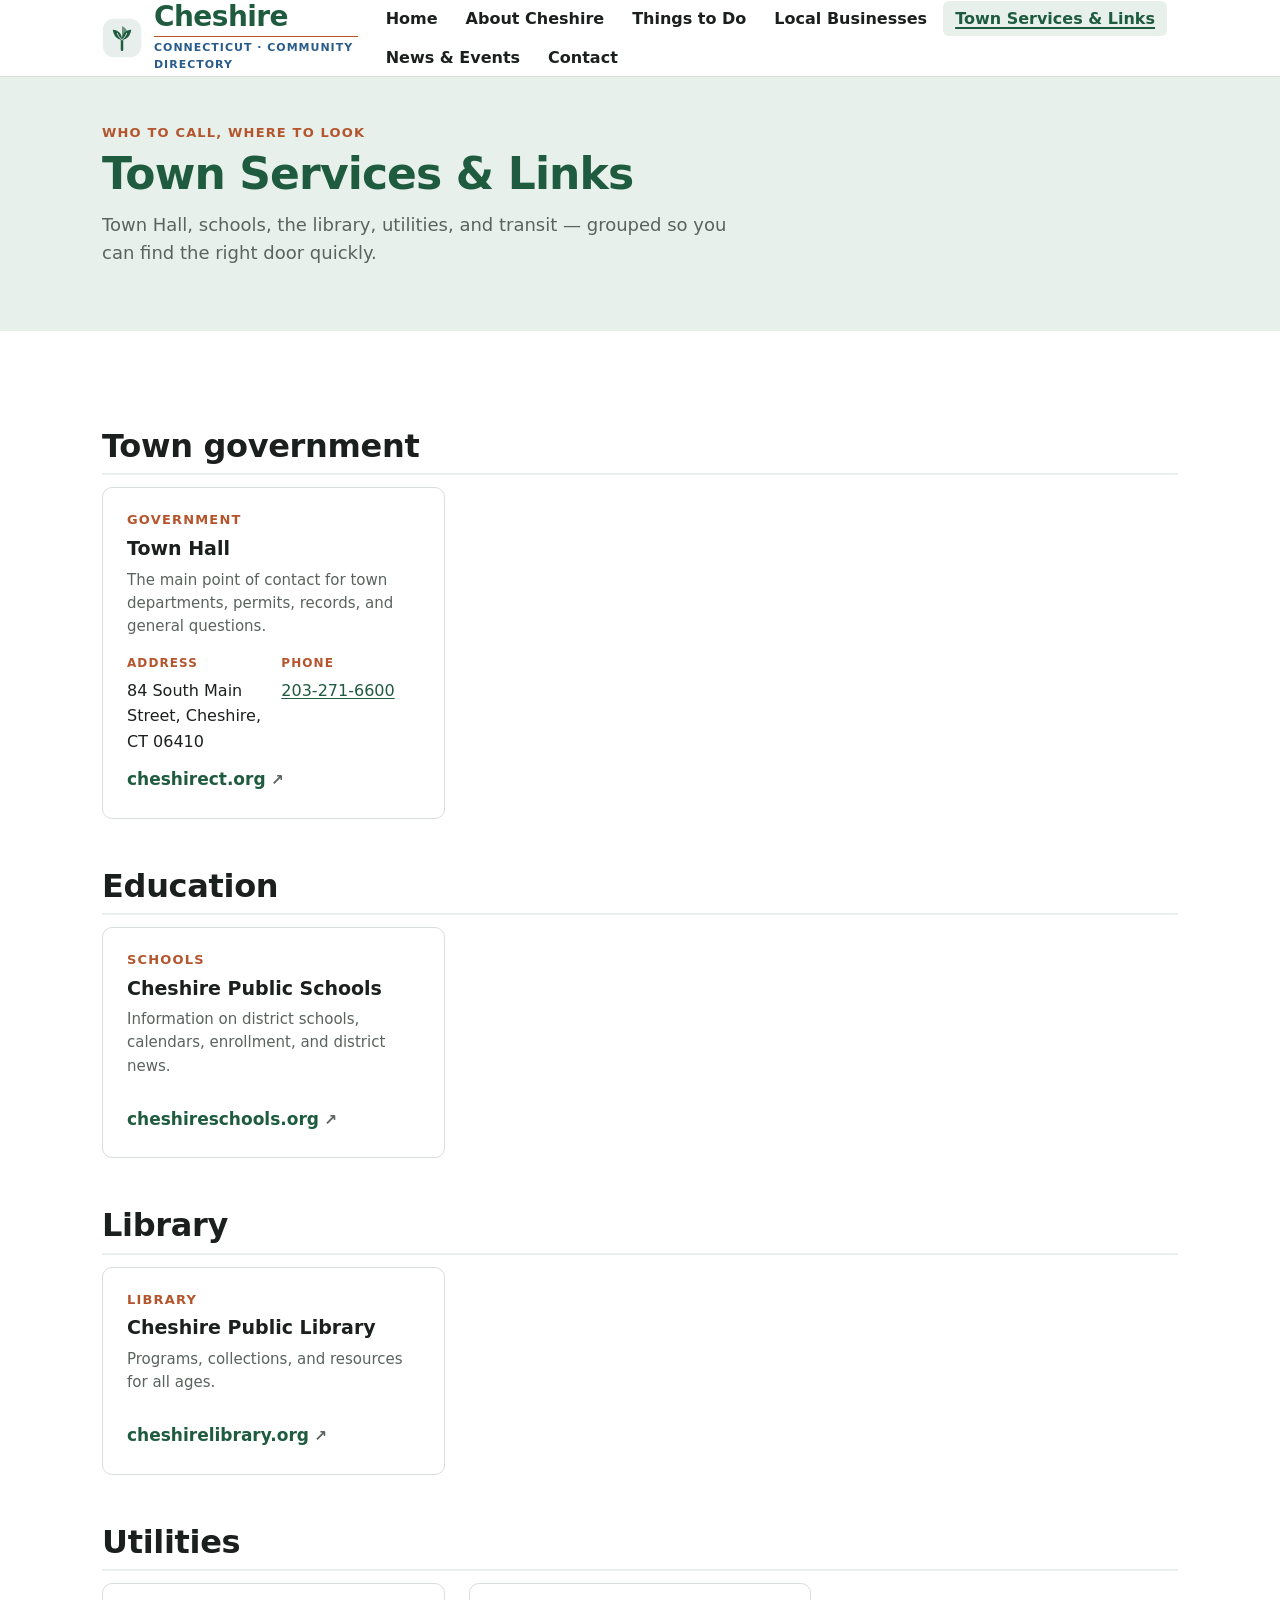
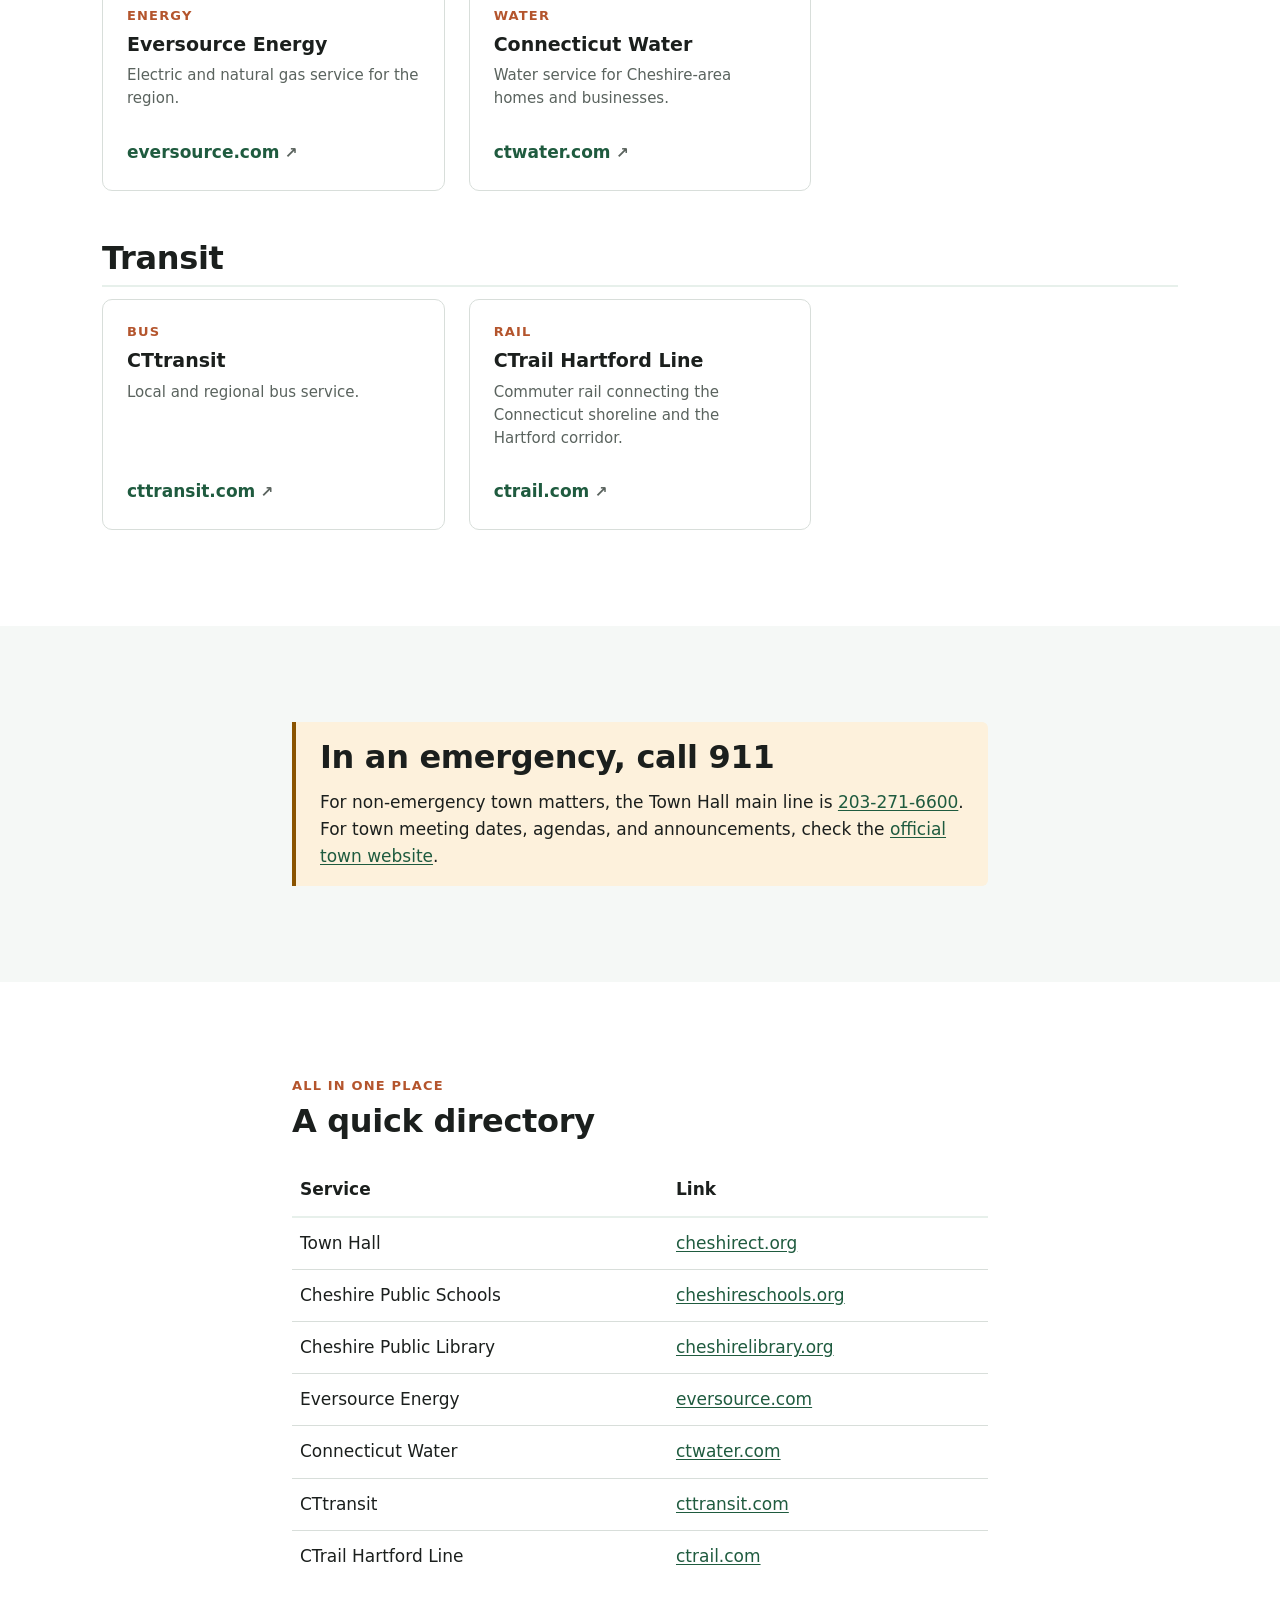
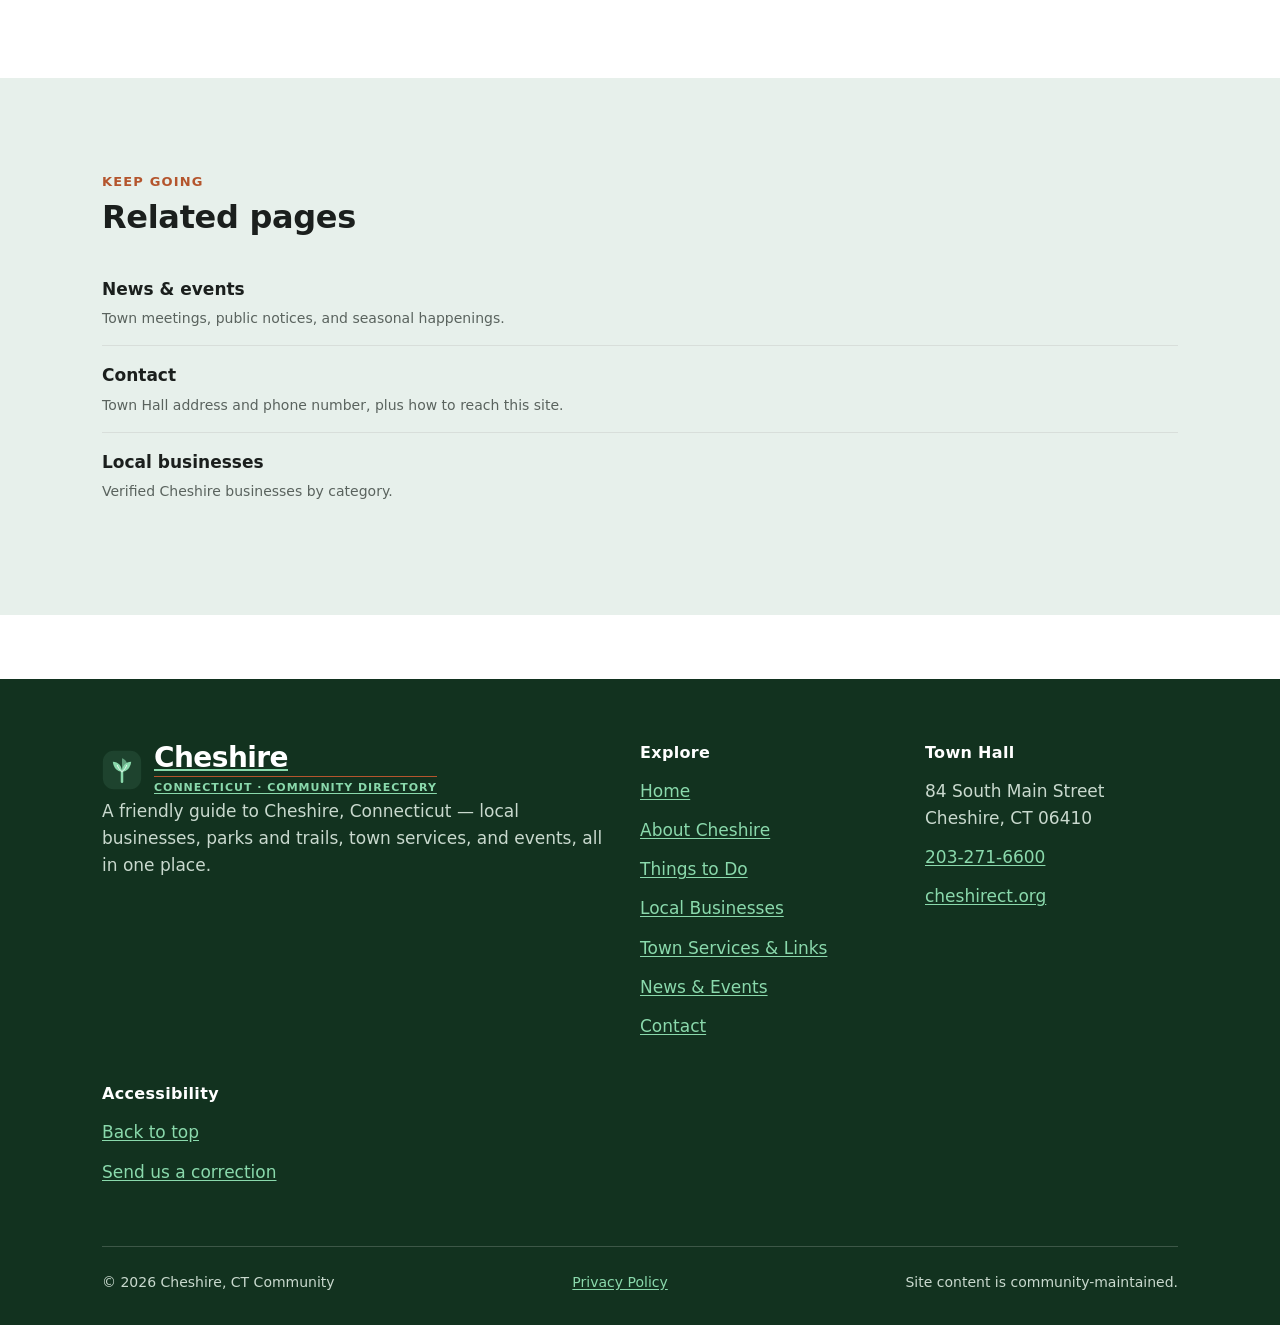
<file: services.html>
<!DOCTYPE html>
<html lang="en">
<head>
<meta charset="utf-8">
<meta name="viewport" content="width=device-width, initial-scale=1">
<title>Town Services &amp; Links — Cheshire, CT</title>
<meta name="description" content="Cheshire, CT town services in one place — Town Hall, Cheshire Public Schools, the public library, utilities, and transit links.">
<link rel="canonical" href="services.html">

<meta property="og:type" content="website">
<meta property="og:site_name" content="Cheshire, CT Community">
<meta property="og:title" content="Cheshire Town Services &amp; Links">
<meta property="og:description" content="Town Hall, schools, library, utilities, and transit — the Cheshire, Connecticut links you actually need, grouped and kept current.">
<meta property="og:url" content="services.html">
<meta property="og:locale" content="en_US">
<meta name="twitter:card" content="summary">

<link rel="icon" href="data:image/svg+xml,%3Csvg xmlns='http://www.w3.org/2000/svg' viewBox='0 0 48 48'%3E%3Crect x='1' y='1' width='46' height='46' rx='13' fill='%231F5B3F'/%3E%3Cpath d='M24 38V25' stroke='%23FFFFFF' stroke-width='3' stroke-linecap='round' fill='none'/%3E%3Cpath d='M24 26c0-7 4.5-12 11-12-.8 7.2-5 11.6-11 12z' fill='%23FFFFFF'/%3E%3Cpath d='M24 26c0-7-4.5-12-11-12 .8 7.2 5 11.6 11 12z' fill='%23FFFFFF'/%3E%3Cpath d='M24 26V10c4.2 1.2 6.6 5 6.6 9.2 0 3.4-2.4 6-6.6 6.8z' fill='%23FFFFFF' opacity='0.62'/%3E%3C/svg%3E">

<link rel="stylesheet" href="css/styles.css">
<script defer src="js/main.js"></script>
</head>
<body>
<a class="skip-link" href="#main">Skip to main content</a>

<header class="site-header">
  <div class="container site-header__inner">
    <a class="brand" href="index.html">
      <svg class="logo-mark" viewBox="0 0 48 48" role="img" aria-label="Cheshire Community Directory logo">
        <rect x="1" y="1" width="46" height="46" rx="13" fill="currentColor" opacity="0.10"/>
        <path d="M24 38V25" stroke="currentColor" stroke-width="3" stroke-linecap="round" fill="none"/>
        <path d="M24 26c0-7 4.5-12 11-12-.8 7.2-5 11.6-11 12z" fill="currentColor"/>
        <path d="M24 26c0-7-4.5-12-11-12 .8 7.2 5 11.6 11 12z" fill="currentColor"/>
        <path d="M24 26V10c4.2 1.2 6.6 5 6.6 9.2 0 3.4-2.4 6-6.6 6.8z" fill="currentColor" opacity="0.62"/>
        <path d="M24 26c2.8-2 4.6-4.6 5.6-7.6M24 26c-2.8-2-4.6-4.6-5.6-7.6" stroke="#FFFFFF" stroke-width="1.1" stroke-linecap="round" fill="none" opacity="0.85"/>
      </svg>
      <span class="brand__text">
        <span class="brand__word">Cheshire</span>
        <span class="brand__descriptor">Connecticut · Community Directory</span>
      </span>
    </a>

    <button class="nav-toggle" type="button" aria-expanded="false" aria-controls="site-nav" aria-label="Open menu">
      <span class="nav-toggle__bars" aria-hidden="true"></span>
      <span class="nav-toggle__label">Menu</span>
    </button>

    <nav class="site-nav" id="site-nav" aria-label="Main">
      <ul class="site-nav__list">
        <li><a class="site-nav__link" href="index.html">Home</a></li>
        <li><a class="site-nav__link" href="about.html">About Cheshire</a></li>
        <li><a class="site-nav__link" href="things-to-do.html">Things to Do</a></li>
        <li><a class="site-nav__link" href="businesses.html">Local Businesses</a></li>
        <li><a class="site-nav__link" href="services.html" aria-current="page">Town Services &amp; Links</a></li>
        <li><a class="site-nav__link" href="news-events.html">News &amp; Events</a></li>
        <li><a class="site-nav__link" href="contact.html">Contact</a></li>
      </ul>
    </nav>
  </div>
</header>

<main id="main">

  <section class="hero hero--compact" aria-labelledby="services-title">
    <div class="hero__inner">
      <div>
        <span class="eyebrow">Who to call, where to look</span>
        <h1 id="services-title">Town Services &amp; Links</h1>
        <p class="lead">Town Hall, schools, the library, utilities, and transit — grouped so you can find the right door quickly.</p>
      </div>
    </div>
  </section>

  <section class="section" aria-labelledby="gov-title">
    <div class="container">
      <div class="category">
        <h2 id="gov-title" class="category__title">Town government</h2>
        <div class="grid grid--cards">
          <article class="card">
            <span class="eyebrow">Government</span>
            <h3 class="card__title">Town Hall</h3>
            <p class="card__body">The main point of contact for town departments, permits, records, and general questions.</p>
            <dl class="facts">
              <div>
                <dt>Address</dt>
                <dd>84 South Main Street, Cheshire, CT 06410</dd>
              </div>
              <div>
                <dt>Phone</dt>
                <dd><a href="tel:+12032716600">203-271-6600</a></dd>
              </div>
            </dl>
            <div class="card__actions">
              <a class="link-arrow link-out" href="https://www.cheshirect.org" rel="noopener">cheshirect.org</a>
            </div>
          </article>
        </div>
      </div>

      <div class="category">
        <h2 id="education-title" class="category__title">Education</h2>
        <div class="grid grid--cards">
          <article class="card">
            <span class="eyebrow">Schools</span>
            <h3 class="card__title">Cheshire Public Schools</h3>
            <p class="card__body">Information on district schools, calendars, enrollment, and district news.</p>
            <div class="card__actions">
              <a class="link-arrow link-out" href="https://www.cheshireschools.org" rel="noopener">cheshireschools.org</a>
            </div>
          </article>
        </div>
      </div>

      <div class="category">
        <h2 id="library-title" class="category__title">Library</h2>
        <div class="grid grid--cards">
          <article class="card">
            <span class="eyebrow">Library</span>
            <h3 class="card__title">Cheshire Public Library</h3>
            <p class="card__body">Programs, collections, and resources for all ages.</p>
            <div class="card__actions">
              <a class="link-arrow link-out" href="https://cheshirelibrary.org" rel="noopener">cheshirelibrary.org</a>
            </div>
          </article>
        </div>
      </div>

      <div class="category">
        <h2 id="utilities-title" class="category__title">Utilities</h2>
        <div class="grid grid--cards">
          <article class="card">
            <span class="eyebrow">Energy</span>
            <h3 class="card__title">Eversource Energy</h3>
            <p class="card__body">Electric and natural gas service for the region.</p>
            <div class="card__actions">
              <a class="link-arrow link-out" href="https://www.eversource.com" rel="noopener">eversource.com</a>
            </div>
          </article>
          <article class="card">
            <span class="eyebrow">Water</span>
            <h3 class="card__title">Connecticut Water</h3>
            <p class="card__body">Water service for Cheshire-area homes and businesses.</p>
            <div class="card__actions">
              <a class="link-arrow link-out" href="https://www.ctwater.com" rel="noopener">ctwater.com</a>
            </div>
          </article>
        </div>
      </div>

      <div class="category">
        <h2 id="transit-title" class="category__title">Transit</h2>
        <div class="grid grid--cards">
          <article class="card">
            <span class="eyebrow">Bus</span>
            <h3 class="card__title">CTtransit</h3>
            <p class="card__body">Local and regional bus service.</p>
            <div class="card__actions">
              <a class="link-arrow link-out" href="https://www.cttransit.com" rel="noopener">cttransit.com</a>
            </div>
          </article>
          <article class="card">
            <span class="eyebrow">Rail</span>
            <h3 class="card__title">CTrail Hartford Line</h3>
            <p class="card__body">Commuter rail connecting the Connecticut shoreline and the Hartford corridor.</p>
            <div class="card__actions">
              <a class="link-arrow link-out" href="https://www.ctrail.com" rel="noopener">ctrail.com</a>
            </div>
          </article>
        </div>
      </div>
    </div>
  </section>

  <section class="section section--alt" aria-labelledby="emergency-title">
    <div class="container container--narrow">
      <div class="callout callout--warning" role="note">
        <h2 id="emergency-title" class="h4" style="margin-top:0">In an emergency, call 911</h2>
        <p class="mb-0">For non-emergency town matters, the Town Hall main line is <a href="tel:+12032716600">203-271-6600</a>. For town meeting dates, agendas, and announcements, check the <a href="https://www.cheshirect.org" rel="noopener">official town website</a>.</p>
      </div>
    </div>
  </section>

  <section class="section" aria-labelledby="quickdir-title">
    <div class="container container--narrow">
      <div class="section__head">
        <span class="eyebrow">All in one place</span>
        <h2 id="quickdir-title">A quick directory</h2>
      </div>
      <div style="overflow-x:auto">
        <table style="width:100%;border-collapse:collapse">
          <caption class="visually-hidden">Cheshire town services and their websites</caption>
          <thead>
            <tr>
              <th scope="col" style="text-align:left;padding:var(--space-3) var(--space-2);border-bottom:2px solid var(--color-primary-tint)">Service</th>
              <th scope="col" style="text-align:left;padding:var(--space-3) var(--space-2);border-bottom:2px solid var(--color-primary-tint)">Link</th>
            </tr>
          </thead>
          <tbody>
            <tr>
              <th scope="row" style="text-align:left;font-weight:400;padding:var(--space-3) var(--space-2);border-bottom:1px solid var(--color-border)">Town Hall</th>
              <td style="padding:var(--space-3) var(--space-2);border-bottom:1px solid var(--color-border)"><a href="https://www.cheshirect.org" rel="noopener">cheshirect.org</a></td>
            </tr>
            <tr>
              <th scope="row" style="text-align:left;font-weight:400;padding:var(--space-3) var(--space-2);border-bottom:1px solid var(--color-border)">Cheshire Public Schools</th>
              <td style="padding:var(--space-3) var(--space-2);border-bottom:1px solid var(--color-border)"><a href="https://www.cheshireschools.org" rel="noopener">cheshireschools.org</a></td>
            </tr>
            <tr>
              <th scope="row" style="text-align:left;font-weight:400;padding:var(--space-3) var(--space-2);border-bottom:1px solid var(--color-border)">Cheshire Public Library</th>
              <td style="padding:var(--space-3) var(--space-2);border-bottom:1px solid var(--color-border)"><a href="https://cheshirelibrary.org" rel="noopener">cheshirelibrary.org</a></td>
            </tr>
            <tr>
              <th scope="row" style="text-align:left;font-weight:400;padding:var(--space-3) var(--space-2);border-bottom:1px solid var(--color-border)">Eversource Energy</th>
              <td style="padding:var(--space-3) var(--space-2);border-bottom:1px solid var(--color-border)"><a href="https://www.eversource.com" rel="noopener">eversource.com</a></td>
            </tr>
            <tr>
              <th scope="row" style="text-align:left;font-weight:400;padding:var(--space-3) var(--space-2);border-bottom:1px solid var(--color-border)">Connecticut Water</th>
              <td style="padding:var(--space-3) var(--space-2);border-bottom:1px solid var(--color-border)"><a href="https://www.ctwater.com" rel="noopener">ctwater.com</a></td>
            </tr>
            <tr>
              <th scope="row" style="text-align:left;font-weight:400;padding:var(--space-3) var(--space-2);border-bottom:1px solid var(--color-border)">CTtransit</th>
              <td style="padding:var(--space-3) var(--space-2);border-bottom:1px solid var(--color-border)"><a href="https://www.cttransit.com" rel="noopener">cttransit.com</a></td>
            </tr>
            <tr>
              <th scope="row" style="text-align:left;font-weight:400;padding:var(--space-3) var(--space-2)">CTrail Hartford Line</th>
              <td style="padding:var(--space-3) var(--space-2)"><a href="https://www.ctrail.com" rel="noopener">ctrail.com</a></td>
            </tr>
          </tbody>
        </table>
      </div>
    </div>
  </section>

  <section class="section section--tint" aria-labelledby="services-next-title">
    <div class="container">
      <div class="section__head">
        <span class="eyebrow">Keep going</span>
        <h2 id="services-next-title">Related pages</h2>
      </div>
      <ul class="link-list">
        <li>
          <a href="news-events.html">
            <span class="link-list__name">News &amp; events</span>
            <span class="link-list__desc">Town meetings, public notices, and seasonal happenings.</span>
          </a>
        </li>
        <li>
          <a href="contact.html">
            <span class="link-list__name">Contact</span>
            <span class="link-list__desc">Town Hall address and phone number, plus how to reach this site.</span>
          </a>
        </li>
        <li>
          <a href="businesses.html">
            <span class="link-list__name">Local businesses</span>
            <span class="link-list__desc">Verified Cheshire businesses by category.</span>
          </a>
        </li>
      </ul>
    </div>
  </section>

</main>

<footer class="site-footer">
  <div class="container">
    <div class="site-footer__grid">
      <div>
        <a class="brand" href="index.html">
          <svg class="logo-mark" viewBox="0 0 48 48" role="img" aria-label="Cheshire Community Directory logo">
            <rect x="1" y="1" width="46" height="46" rx="13" fill="currentColor" opacity="0.10"/>
            <path d="M24 38V25" stroke="currentColor" stroke-width="3" stroke-linecap="round" fill="none"/>
            <path d="M24 26c0-7 4.5-12 11-12-.8 7.2-5 11.6-11 12z" fill="currentColor"/>
            <path d="M24 26c0-7-4.5-12-11-12 .8 7.2 5 11.6 11 12z" fill="currentColor"/>
            <path d="M24 26V10c4.2 1.2 6.6 5 6.6 9.2 0 3.4-2.4 6-6.6 6.8z" fill="currentColor" opacity="0.62"/>
            <path d="M24 26c2.8-2 4.6-4.6 5.6-7.6M24 26c-2.8-2-4.6-4.6-5.6-7.6" stroke="#FFFFFF" stroke-width="1.1" stroke-linecap="round" fill="none" opacity="0.85"/>
          </svg>
          <span class="brand__text">
            <span class="brand__word">Cheshire</span>
            <span class="brand__descriptor">Connecticut · Community Directory</span>
          </span>
        </a>
        <p class="mt-4">A friendly guide to Cheshire, Connecticut — local businesses, parks and trails, town services, and events, all in one place.</p>
      </div>

      <nav aria-labelledby="footer-explore">
        <h2 id="footer-explore">Explore</h2>
        <ul>
          <li><a href="index.html">Home</a></li>
          <li><a href="about.html">About Cheshire</a></li>
          <li><a href="things-to-do.html">Things to Do</a></li>
          <li><a href="businesses.html">Local Businesses</a></li>
          <li><a href="services.html">Town Services &amp; Links</a></li>
          <li><a href="news-events.html">News &amp; Events</a></li>
          <li><a href="contact.html">Contact</a></li>
        </ul>
      </nav>

      <div>
        <h2>Town Hall</h2>
        <ul>
          <li>84 South Main Street<br>Cheshire, CT 06410</li>
          <li><a href="tel:+12032716600">203-271-6600</a></li>
          <li><a href="https://www.cheshirect.org" rel="noopener">cheshirect.org</a></li>
        </ul>
      </div>

      <div>
        <h2>Accessibility</h2>
        <ul>
          <li><a href="#main">Back to top</a></li>
          <li><a href="contact.html">Send us a correction</a></li>
        </ul>
      </div>
    </div>

    <div class="site-footer__bottom">
      <span>© <span data-current-year>2026</span> Cheshire, CT Community</span>
      <a href="privacy.html">Privacy Policy</a>
      <span>Site content is community-maintained.</span>
    </div>
  </div>
</footer>

</body>
</html>
</file>
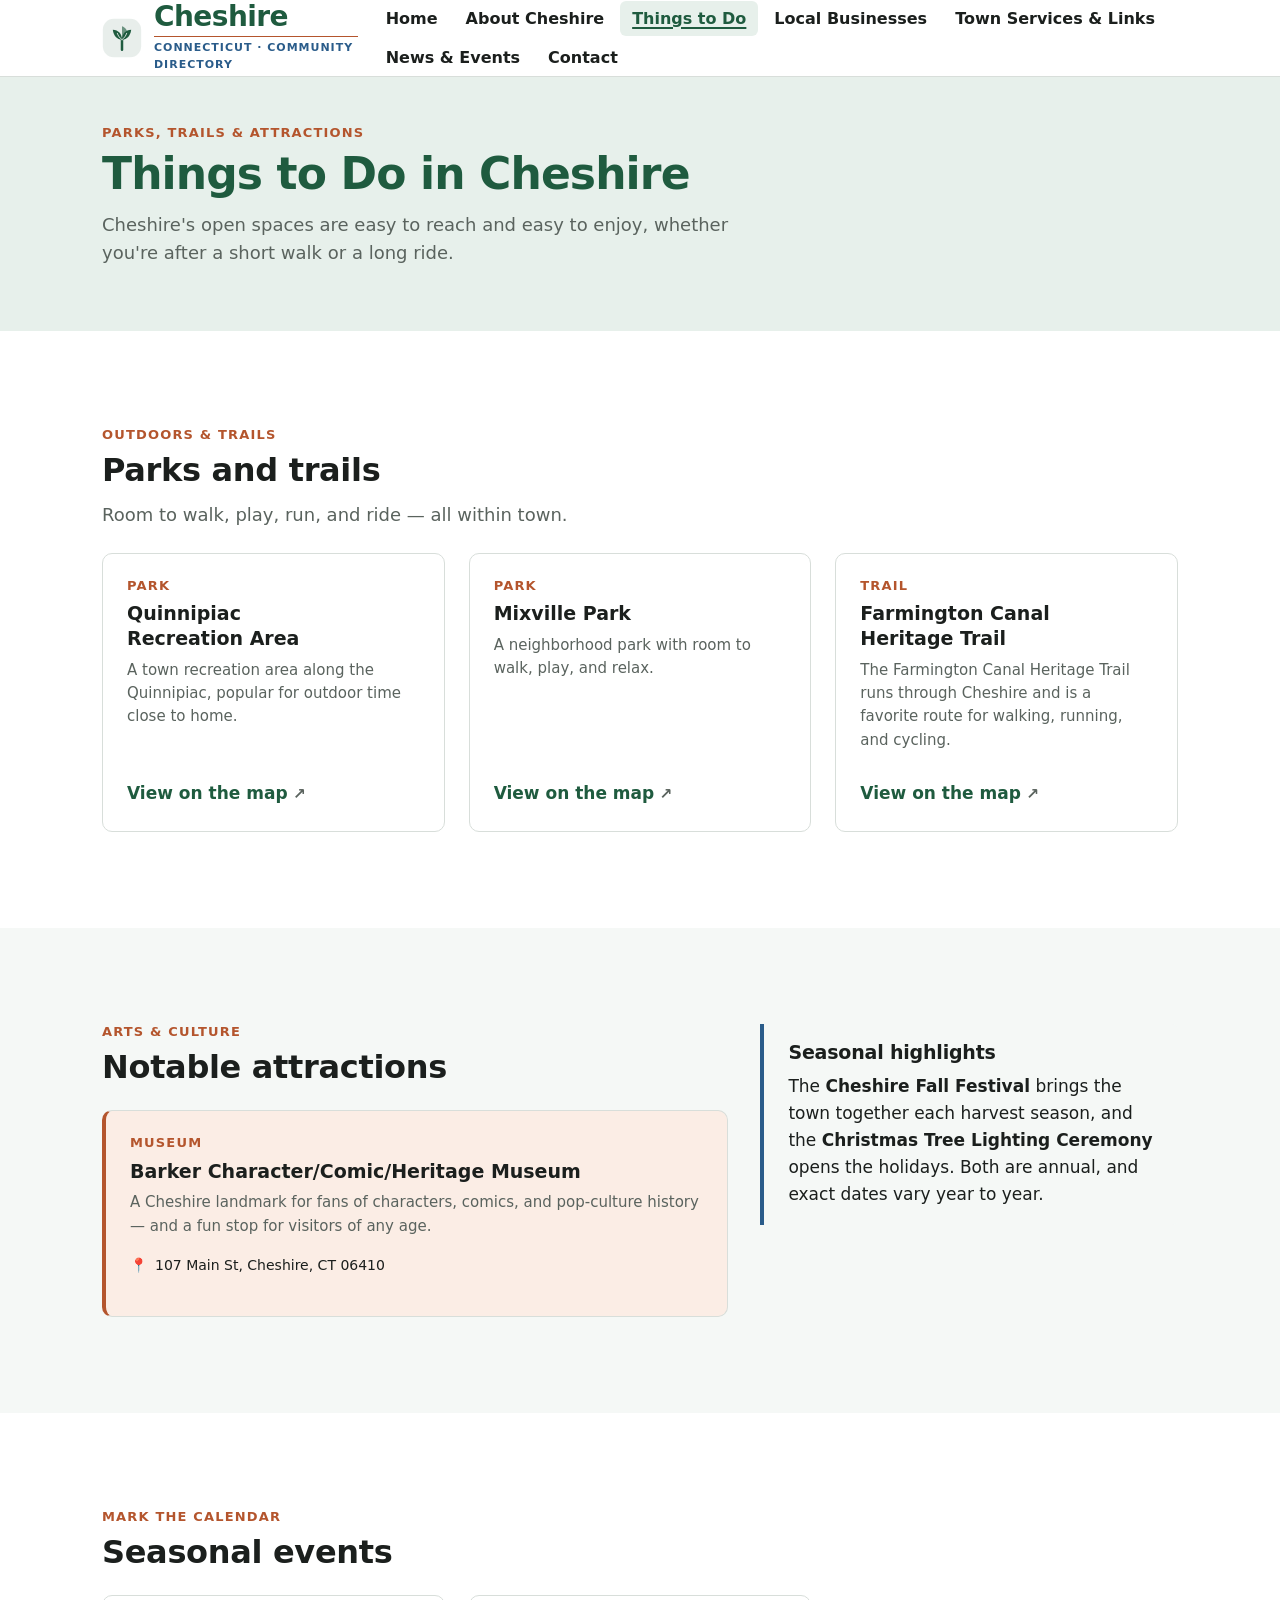
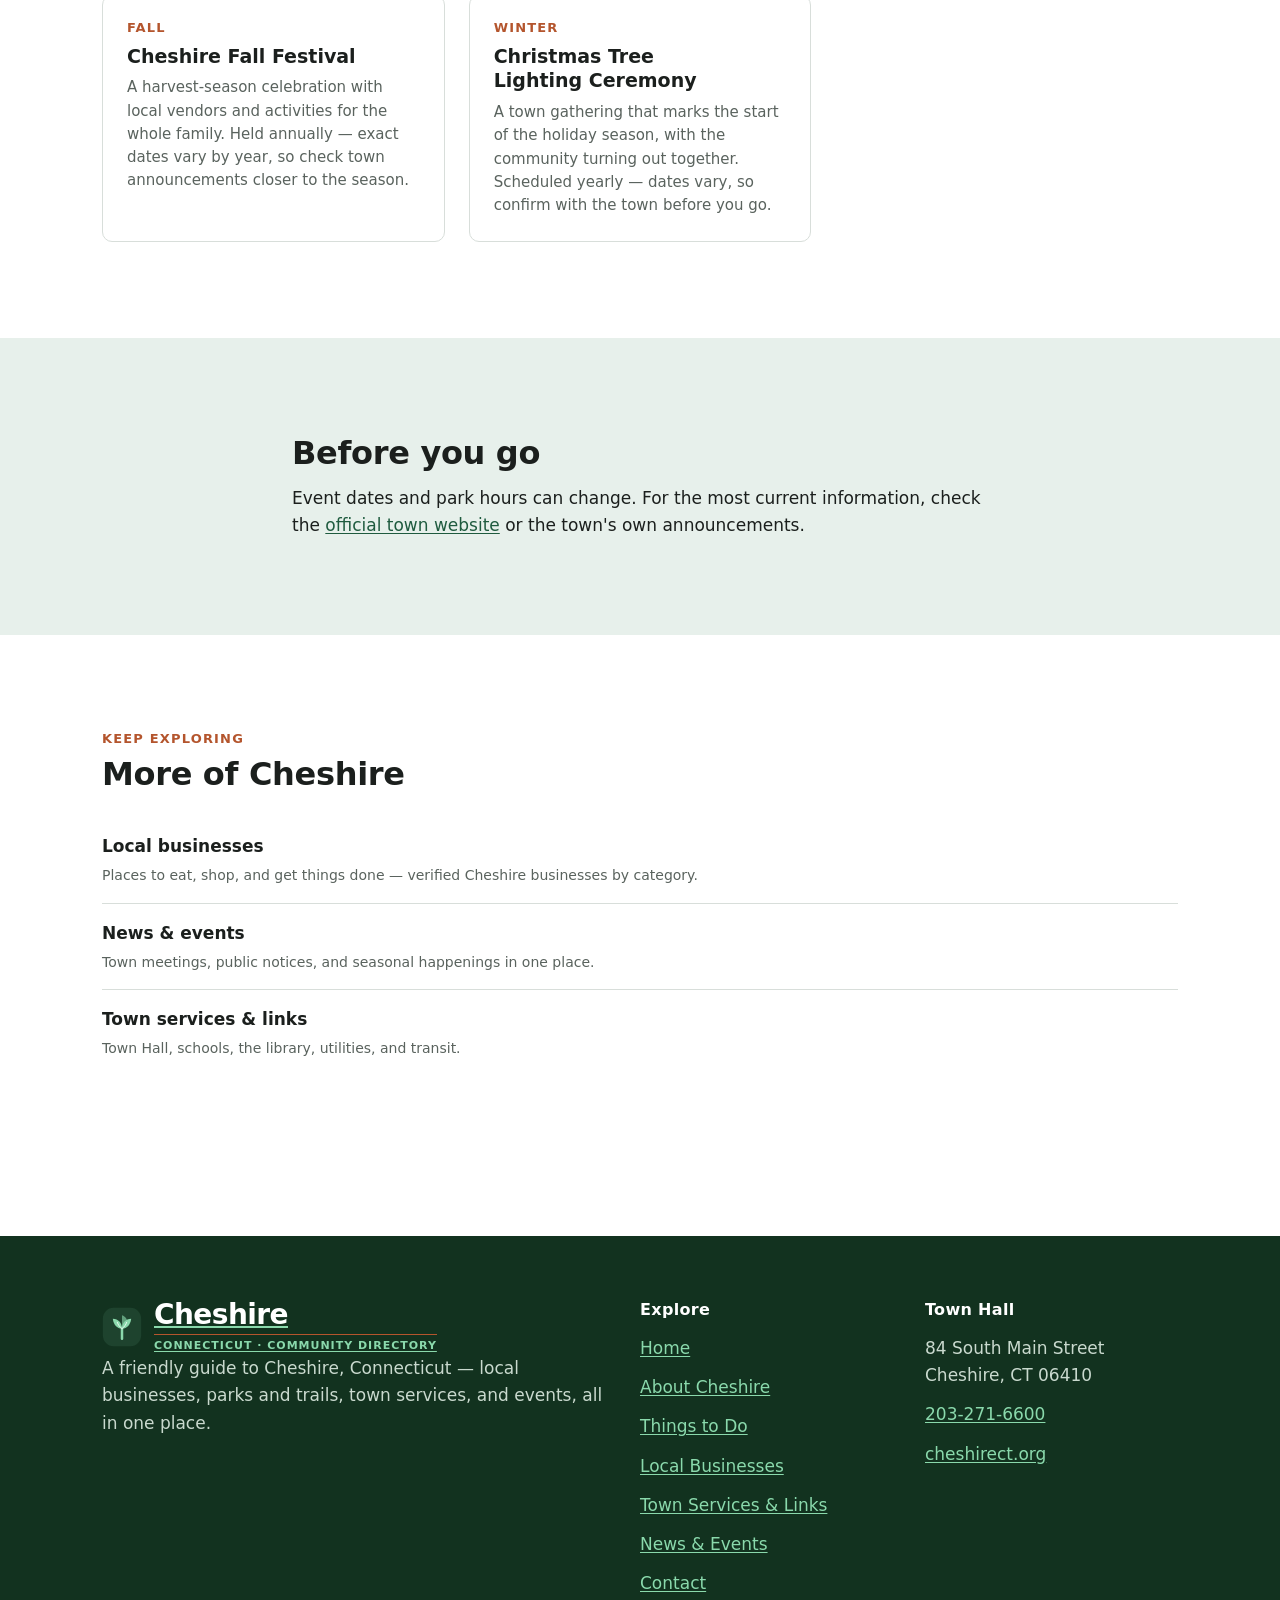
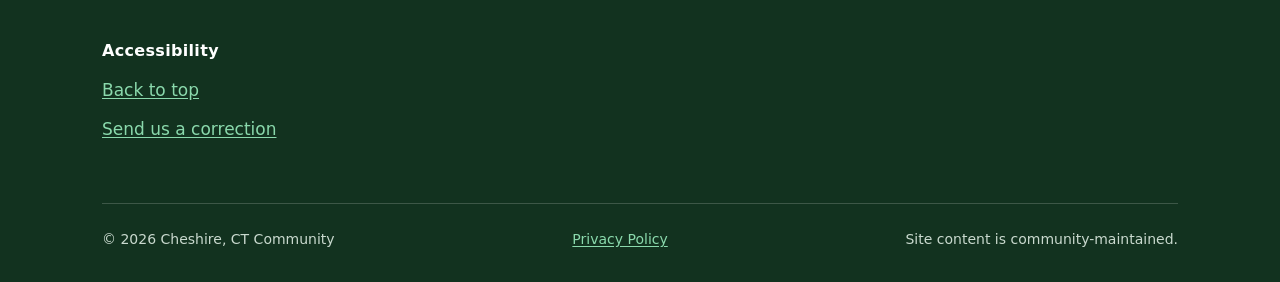
<file: things-to-do.html>
<!DOCTYPE html>
<html lang="en">
<head>
<meta charset="utf-8">
<meta name="viewport" content="width=device-width, initial-scale=1">
<title>Things to Do in Cheshire, CT</title>
<meta name="description" content="Parks, trails, and things to do in Cheshire, CT — Quinnipiac Recreation Area, Mixville Park, the Farmington Canal Heritage Trail, and more.">
<link rel="canonical" href="things-to-do.html">

<meta property="og:type" content="website">
<meta property="og:site_name" content="Cheshire, CT Community">
<meta property="og:title" content="Things to Do in Cheshire, Connecticut">
<meta property="og:description" content="Walk the Farmington Canal Heritage Trail, spend an afternoon at Mixville Park, or visit the Barker Museum. Cheshire's best places to get outside.">
<meta property="og:url" content="things-to-do.html">
<meta property="og:locale" content="en_US">
<meta name="twitter:card" content="summary">

<link rel="icon" href="data:image/svg+xml,%3Csvg xmlns='http://www.w3.org/2000/svg' viewBox='0 0 48 48'%3E%3Crect x='1' y='1' width='46' height='46' rx='13' fill='%231F5B3F'/%3E%3Cpath d='M24 38V25' stroke='%23FFFFFF' stroke-width='3' stroke-linecap='round' fill='none'/%3E%3Cpath d='M24 26c0-7 4.5-12 11-12-.8 7.2-5 11.6-11 12z' fill='%23FFFFFF'/%3E%3Cpath d='M24 26c0-7-4.5-12-11-12 .8 7.2 5 11.6 11 12z' fill='%23FFFFFF'/%3E%3Cpath d='M24 26V10c4.2 1.2 6.6 5 6.6 9.2 0 3.4-2.4 6-6.6 6.8z' fill='%23FFFFFF' opacity='0.62'/%3E%3C/svg%3E">

<link rel="stylesheet" href="css/styles.css">
<script defer src="js/main.js"></script>
</head>
<body>
<a class="skip-link" href="#main">Skip to main content</a>

<header class="site-header">
  <div class="container site-header__inner">
    <a class="brand" href="index.html">
      <svg class="logo-mark" viewBox="0 0 48 48" role="img" aria-label="Cheshire Community Directory logo">
        <rect x="1" y="1" width="46" height="46" rx="13" fill="currentColor" opacity="0.10"/>
        <path d="M24 38V25" stroke="currentColor" stroke-width="3" stroke-linecap="round" fill="none"/>
        <path d="M24 26c0-7 4.5-12 11-12-.8 7.2-5 11.6-11 12z" fill="currentColor"/>
        <path d="M24 26c0-7-4.5-12-11-12 .8 7.2 5 11.6 11 12z" fill="currentColor"/>
        <path d="M24 26V10c4.2 1.2 6.6 5 6.6 9.2 0 3.4-2.4 6-6.6 6.8z" fill="currentColor" opacity="0.62"/>
        <path d="M24 26c2.8-2 4.6-4.6 5.6-7.6M24 26c-2.8-2-4.6-4.6-5.6-7.6" stroke="#FFFFFF" stroke-width="1.1" stroke-linecap="round" fill="none" opacity="0.85"/>
      </svg>
      <span class="brand__text">
        <span class="brand__word">Cheshire</span>
        <span class="brand__descriptor">Connecticut · Community Directory</span>
      </span>
    </a>

    <button class="nav-toggle" type="button" aria-expanded="false" aria-controls="site-nav" aria-label="Open menu">
      <span class="nav-toggle__bars" aria-hidden="true"></span>
      <span class="nav-toggle__label">Menu</span>
    </button>

    <nav class="site-nav" id="site-nav" aria-label="Main">
      <ul class="site-nav__list">
        <li><a class="site-nav__link" href="index.html">Home</a></li>
        <li><a class="site-nav__link" href="about.html">About Cheshire</a></li>
        <li><a class="site-nav__link" href="things-to-do.html" aria-current="page">Things to Do</a></li>
        <li><a class="site-nav__link" href="businesses.html">Local Businesses</a></li>
        <li><a class="site-nav__link" href="services.html">Town Services &amp; Links</a></li>
        <li><a class="site-nav__link" href="news-events.html">News &amp; Events</a></li>
        <li><a class="site-nav__link" href="contact.html">Contact</a></li>
      </ul>
    </nav>
  </div>
</header>

<main id="main">

  <section class="hero hero--compact" aria-labelledby="ttd-title">
    <div class="hero__inner">
      <div>
        <span class="eyebrow">Parks, trails &amp; attractions</span>
        <h1 id="ttd-title">Things to Do in Cheshire</h1>
        <p class="lead">Cheshire's open spaces are easy to reach and easy to enjoy, whether you're after a short walk or a long ride.</p>
      </div>
    </div>
  </section>

  <section class="section" aria-labelledby="parks-title">
    <div class="container">
      <div class="section__head">
        <span class="eyebrow">Outdoors &amp; trails</span>
        <h2 id="parks-title">Parks and trails</h2>
        <p class="lead">Room to walk, play, run, and ride — all within town.</p>
      </div>
      <div class="grid grid--cards">
        <article class="card">
          <span class="eyebrow">Park</span>
          <h3 class="card__title">Quinnipiac Recreation Area</h3>
          <p class="card__body">A town recreation area along the Quinnipiac, popular for outdoor time close to home.</p>
          <div class="card__actions">
            <a class="link-arrow link-out" href="https://www.google.com/maps?q=41.511034,-72.922885" rel="noopener">View on the map</a>
          </div>
        </article>
        <article class="card">
          <span class="eyebrow">Park</span>
          <h3 class="card__title">Mixville Park</h3>
          <p class="card__body">A neighborhood park with room to walk, play, and relax.</p>
          <div class="card__actions">
            <a class="link-arrow link-out" href="https://www.google.com/maps?q=41.513641,-72.907344" rel="noopener">View on the map</a>
          </div>
        </article>
        <article class="card">
          <span class="eyebrow">Trail</span>
          <h3 class="card__title">Farmington Canal Heritage Trail</h3>
          <p class="card__body">The Farmington Canal Heritage Trail runs through Cheshire and is a favorite route for walking, running, and cycling.</p>
          <div class="card__actions">
            <a class="link-arrow link-out" href="https://www.google.com/maps?q=41.513998,-72.895472" rel="noopener">View on the map</a>
          </div>
        </article>
      </div>
    </div>
  </section>

  <section class="section section--alt" aria-labelledby="attractions-title">
    <div class="container">
      <div class="split">
        <div>
          <div class="section__head">
            <span class="eyebrow">Arts &amp; culture</span>
            <h2 id="attractions-title">Notable attractions</h2>
          </div>
          <div class="grid">
            <article class="card card--featured">
              <span class="eyebrow">Museum</span>
              <h3 class="card__title">Barker Character/Comic/Heritage Museum</h3>
              <p class="card__body">A Cheshire landmark for fans of characters, comics, and pop-culture history — and a fun stop for visitors of any age.</p>
              <ul class="card__contact">
                <li><span aria-hidden="true">📍</span><span>107 Main St, Cheshire, CT 06410</span></li>
              </ul>
            </article>
          </div>
        </div>
        <aside aria-labelledby="highlights-title">
          <div class="callout" role="note">
            <h2 id="highlights-title" class="card__title h4">Seasonal highlights</h2>
            <p class="mb-0">The <strong>Cheshire Fall Festival</strong> brings the town together each harvest season, and the <strong>Christmas Tree Lighting Ceremony</strong> opens the holidays. Both are annual, and exact dates vary year to year.</p>
          </div>
        </aside>
      </div>
    </div>
  </section>

  <section class="section" aria-labelledby="seasonal-title">
    <div class="container">
      <div class="section__head">
        <span class="eyebrow">Mark the calendar</span>
        <h2 id="seasonal-title">Seasonal events</h2>
      </div>
      <div class="grid grid--cards">
        <article class="card">
          <span class="eyebrow">Fall</span>
          <h3 class="card__title">Cheshire Fall Festival</h3>
          <p class="card__body mb-0">A harvest-season celebration with local vendors and activities for the whole family. Held annually — exact dates vary by year, so check town announcements closer to the season.</p>
        </article>
        <article class="card">
          <span class="eyebrow">Winter</span>
          <h3 class="card__title">Christmas Tree Lighting Ceremony</h3>
          <p class="card__body mb-0">A town gathering that marks the start of the holiday season, with the community turning out together. Scheduled yearly — dates vary, so confirm with the town before you go.</p>
        </article>
      </div>
    </div>
  </section>

  <section class="section section--tint" aria-labelledby="before-title">
    <div class="container container--narrow">
      <h2 id="before-title">Before you go</h2>
      <p class="mb-0">Event dates and park hours can change. For the most current information, check the <a href="https://www.cheshirect.org" rel="noopener">official town website</a> or the town's own announcements.</p>
    </div>
  </section>

  <section class="section" aria-labelledby="ttd-next-title">
    <div class="container">
      <div class="section__head">
        <span class="eyebrow">Keep exploring</span>
        <h2 id="ttd-next-title">More of Cheshire</h2>
      </div>
      <ul class="link-list">
        <li>
          <a href="businesses.html">
            <span class="link-list__name">Local businesses</span>
            <span class="link-list__desc">Places to eat, shop, and get things done — verified Cheshire businesses by category.</span>
          </a>
        </li>
        <li>
          <a href="news-events.html">
            <span class="link-list__name">News &amp; events</span>
            <span class="link-list__desc">Town meetings, public notices, and seasonal happenings in one place.</span>
          </a>
        </li>
        <li>
          <a href="services.html">
            <span class="link-list__name">Town services &amp; links</span>
            <span class="link-list__desc">Town Hall, schools, the library, utilities, and transit.</span>
          </a>
        </li>
      </ul>
    </div>
  </section>

</main>

<footer class="site-footer">
  <div class="container">
    <div class="site-footer__grid">
      <div>
        <a class="brand" href="index.html">
          <svg class="logo-mark" viewBox="0 0 48 48" role="img" aria-label="Cheshire Community Directory logo">
            <rect x="1" y="1" width="46" height="46" rx="13" fill="currentColor" opacity="0.10"/>
            <path d="M24 38V25" stroke="currentColor" stroke-width="3" stroke-linecap="round" fill="none"/>
            <path d="M24 26c0-7 4.5-12 11-12-.8 7.2-5 11.6-11 12z" fill="currentColor"/>
            <path d="M24 26c0-7-4.5-12-11-12 .8 7.2 5 11.6 11 12z" fill="currentColor"/>
            <path d="M24 26V10c4.2 1.2 6.6 5 6.6 9.2 0 3.4-2.4 6-6.6 6.8z" fill="currentColor" opacity="0.62"/>
            <path d="M24 26c2.8-2 4.6-4.6 5.6-7.6M24 26c-2.8-2-4.6-4.6-5.6-7.6" stroke="#FFFFFF" stroke-width="1.1" stroke-linecap="round" fill="none" opacity="0.85"/>
          </svg>
          <span class="brand__text">
            <span class="brand__word">Cheshire</span>
            <span class="brand__descriptor">Connecticut · Community Directory</span>
          </span>
        </a>
        <p class="mt-4">A friendly guide to Cheshire, Connecticut — local businesses, parks and trails, town services, and events, all in one place.</p>
      </div>

      <nav aria-labelledby="footer-explore">
        <h2 id="footer-explore">Explore</h2>
        <ul>
          <li><a href="index.html">Home</a></li>
          <li><a href="about.html">About Cheshire</a></li>
          <li><a href="things-to-do.html">Things to Do</a></li>
          <li><a href="businesses.html">Local Businesses</a></li>
          <li><a href="services.html">Town Services &amp; Links</a></li>
          <li><a href="news-events.html">News &amp; Events</a></li>
          <li><a href="contact.html">Contact</a></li>
        </ul>
      </nav>

      <div>
        <h2>Town Hall</h2>
        <ul>
          <li>84 South Main Street<br>Cheshire, CT 06410</li>
          <li><a href="tel:+12032716600">203-271-6600</a></li>
          <li><a href="https://www.cheshirect.org" rel="noopener">cheshirect.org</a></li>
        </ul>
      </div>

      <div>
        <h2>Accessibility</h2>
        <ul>
          <li><a href="#main">Back to top</a></li>
          <li><a href="contact.html">Send us a correction</a></li>
        </ul>
      </div>
    </div>

    <div class="site-footer__bottom">
      <span>© <span data-current-year>2026</span> Cheshire, CT Community</span>
      <a href="privacy.html">Privacy Policy</a>
      <span>Site content is community-maintained.</span>
    </div>
  </div>
</footer>

</body>
</html>
</file>
<file: css/styles.css>
/* ==========================================================================
   Cheshire Community Directory — styles.css
   Plain CSS, mobile-first, no framework, no build step.
   Source of truth: design/design-system.md (v1.0).
   Tokens (§2 palette, §3 typography, §4 spacing) mirrored from that document.
   ========================================================================== */

/* --------------------------------------------------------------------------
   1. Design tokens
   -------------------------------------------------------------------------- */
:root {
  /* Brand / core (§2.1) */
  --color-primary:      #1F5B3F; /* Cheshire Green */
  --color-primary-dark: #16452F;
  --color-primary-tint: #E7F0EB;
  --color-secondary:      #2A5C8A; /* Housatonic Blue */
  --color-secondary-dark: #1E4366;
  --color-accent:      #B4552D; /* Warm Clay */
  --color-accent-tint: #FBEDE5;

  /* Neutrals (§2.2) */
  --color-ink:         #1B1F1D;
  --color-ink-muted:   #5A635E;
  --color-border:      #D8DEDA;
  --color-surface:     #FFFFFF;
  --color-surface-alt: #F5F8F6;
  --color-surface-dark:#12321F;

  /* Status (§2.3) */
  --color-success:      #1E7A4B;
  --color-success-tint: #E6F4EC;
  --color-warning:      #8A5300;
  --color-warning-tint: #FDF1DC;

  /* Footer-specific text (§2.4 verified pairings) */
  --color-footer-text:  #FFFFFF;
  --color-footer-muted: #C9D9CE;
  --color-footer-link:  #8AD9AC;

  /* Typography (§3.1) — no webfont in v1 */
  --font-sans: system-ui, -apple-system, "Segoe UI", Roboto,
               "Helvetica Neue", Arial, sans-serif;
  --font-mono: ui-monospace, SFMono-Regular, Menlo, Consolas, monospace;

  /* Spacing scale (§4.1) */
  --space-1: 0.25rem;  /*  4px */
  --space-2: 0.5rem;   /*  8px */
  --space-3: 0.75rem;  /* 12px */
  --space-4: 1rem;     /* 16px */
  --space-5: 1.5rem;   /* 24px */
  --space-6: 2rem;     /* 32px */
  --space-7: 3rem;     /* 48px */
  --space-8: 4rem;     /* 64px */
  --space-9: 6rem;     /* 96px */

  /* Layout (§4.2) */
  --container-max:    1140px;
  --container-narrow:  760px;
  --container-wide:   1320px;
  --gutter: 1rem;

  /* Shape */
  --radius-card: 10px;
  --radius-sm: 6px;
  --radius-pill: 999px;

  --shadow-hover: 0 4px 16px rgba(18, 50, 31, 0.10);
  --shadow-header: 0 2px 12px rgba(18, 50, 31, 0.12);
  --transition: 160ms ease;

  /* Header height — used to offset anchor targets under the sticky header */
  --header-h: 64px;
}
@media (min-width: 900px) {
  :root { --header-h: 76px; }
}

@media (min-width: 768px) {
  :root { --gutter: 1.5rem; } /* 24px */
}
@media (min-width: 1024px) {
  :root { --gutter: 2rem; }   /* 32px */
}

/* --------------------------------------------------------------------------
   2. Reset / base
   -------------------------------------------------------------------------- */
*,
*::before,
*::after { box-sizing: border-box; }

html {
  -webkit-text-size-adjust: 100%;
  text-size-adjust: 100%;
  scroll-behavior: smooth;
}

@media (prefers-reduced-motion: reduce) {
  html { scroll-behavior: auto; }
  *, *::before, *::after {
    animation-duration: 0.01ms !important;
    animation-iteration-count: 1 !important;
    transition-duration: 0.01ms !important;
  }
}

body {
  margin: 0;
  font-family: var(--font-sans);
  font-size: 1.0625rem; /* 17px */
  line-height: 1.6;
  color: var(--color-ink);
  background-color: var(--color-surface);
  overflow-x: hidden;
}

img, svg, video { max-width: 100%; height: auto; display: block; }

/* --------------------------------------------------------------------------
   3. Typography (§3.2 / §3.3)
   -------------------------------------------------------------------------- */
h1, h2, h3, h4 {
  color: var(--color-ink);
  margin: 0 0 var(--space-3);
  font-weight: 700;
  text-wrap: balance;
}

h1 {
  font-size: 1.875rem;      /* 30px mobile */
  line-height: 1.15;
  letter-spacing: -0.02em;
}
h2 {
  font-size: 1.5rem;        /* 24px mobile */
  line-height: 1.2;
  letter-spacing: -0.01em;
}
h3 {
  font-size: 1.25rem;       /* 20px mobile */
  line-height: 1.25;
  font-weight: 600;
}
h4 {
  font-size: 1.0625rem;     /* 17px mobile */
  line-height: 1.3;
  font-weight: 600;
}

@media (min-width: 1024px) {
  h1 { font-size: 2.75rem; }  /* 44px */
  h2 { font-size: 2rem; }     /* 32px */
  h3 { font-size: 1.5rem; }   /* 24px */
  h4 { font-size: 1.125rem; } /* 18px */
}

p { margin: 0 0 var(--space-4); }

a {
  color: var(--color-primary);
  text-underline-offset: 2px;
}
a:hover { color: var(--color-primary-dark); }

strong { font-weight: 700; }

.eyebrow {
  display: block;
  font-size: 0.75rem;      /* 12px mobile */
  font-weight: 600;
  line-height: 1.2;
  letter-spacing: 0.09em;
  text-transform: uppercase;
  color: var(--color-accent);
  margin: 0 0 var(--space-2);
}
@media (min-width: 1024px) { .eyebrow { font-size: 0.8125rem; } }

.lead {
  font-size: 1.125rem;
  line-height: 1.55;
  color: var(--color-ink-muted);
}

.meta {
  font-size: 0.875rem; /* 14px */
  line-height: 1.5;
  color: var(--color-ink-muted);
}

.prose { max-width: 68ch; }
.prose-wide { max-width: 72ch; }

/* --------------------------------------------------------------------------
   4. Focus visibility + skip link (accessibility)
   -------------------------------------------------------------------------- */
:focus-visible {
  outline: 3px solid var(--color-secondary);
  outline-offset: 2px;
  border-radius: var(--radius-sm);
}
/* Fallback for engines without :focus-visible */
a:focus, button:focus, input:focus, select:focus, textarea:focus {
  outline: 3px solid var(--color-secondary);
  outline-offset: 2px;
}
:focus:not(:focus-visible) { outline: none; }

/* Dark surfaces (footer, primary buttons) get a light focus ring (§5.9) */
.site-footer :focus-visible,
.btn--primary:focus-visible {
  outline-color: #FFFFFF;
}

.skip-link {
  position: absolute;
  left: var(--space-4);
  top: -100px;
  z-index: 100;
  background: var(--color-primary);
  color: #FFFFFF;
  padding: var(--space-3) var(--space-4);
  border-radius: 0 0 var(--radius-sm) var(--radius-sm);
  font-weight: 600;
  text-decoration: none;
  transition: top var(--transition);
}
.skip-link:focus { top: 0; color: #FFFFFF; }

.visually-hidden {
  position: absolute !important;
  width: 1px; height: 1px;
  padding: 0; margin: -1px;
  overflow: hidden;
  clip: rect(0 0 0 0);
  clip-path: inset(50%);
  white-space: nowrap;
  border: 0;
}

/* --------------------------------------------------------------------------
   5. Layout primitives (§4.2 / §4.4)
   -------------------------------------------------------------------------- */
.container {
  width: 100%;
  max-width: var(--container-max);
  margin-inline: auto;
  padding-inline: var(--gutter);
}
.container--narrow { max-width: var(--container-narrow); }
.container--wide   { max-width: var(--container-wide); }

.section { padding-block: var(--space-7); }
.section--alt { background-color: var(--color-surface-alt); }
.section--tint { background-color: var(--color-primary-tint); }
@media (min-width: 1024px) {
  .section { padding-block: var(--space-9); }
}

.section__head { margin-bottom: var(--space-5); }
.section__head p:last-child { margin-bottom: 0; }

.stack > * + * { margin-top: var(--space-4); }

.grid {
  display: grid;
  gap: var(--space-5);
  grid-template-columns: 1fr;
}
@media (min-width: 640px) {
  .grid--cards { grid-template-columns: repeat(2, minmax(0, 1fr)); }
}
@media (min-width: 1024px) {
  .grid--cards { grid-template-columns: repeat(3, minmax(0, 1fr)); }
}
.grid--auto {
  grid-template-columns: repeat(auto-fit, minmax(280px, 1fr));
}

.split {
  display: grid;
  gap: var(--space-6);
  grid-template-columns: 1fr;
}
@media (min-width: 900px) {
  .split { grid-template-columns: 3fr 2fr; align-items: start; }
}

/* --------------------------------------------------------------------------
   6. Header + navigation
   -------------------------------------------------------------------------- */
.site-header {
  background-color: var(--color-surface);
  border-bottom: 1px solid var(--color-border);
  position: sticky;
  top: 0;
  z-index: 100;
}
.site-header.is-scrolled { box-shadow: var(--shadow-header); }

.site-header__inner {
  display: flex;
  align-items: center;
  justify-content: space-between;
  gap: var(--space-4);
  min-height: var(--header-h);
}

/* Sticky header must not cover in-page anchor targets (§7.5) */
:target { scroll-margin-top: calc(var(--header-h) + 24px); }

.brand {
  display: inline-flex;
  align-items: center;
  gap: var(--space-3);
  text-decoration: none;
  color: var(--color-ink);
}
.brand:hover { color: var(--color-ink); }

.logo-mark {
  width: 40px;
  height: 40px;
  flex: 0 0 auto;
  color: var(--color-primary);
}

.brand__text { display: flex; flex-direction: column; }
.brand__word {
  font-size: 1.5rem;
  font-weight: 700;
  letter-spacing: -0.02em;
  line-height: 1.1;
  color: var(--color-primary);
}
.brand__descriptor {
  font-size: 0.625rem;
  font-weight: 600;
  letter-spacing: 0.09em;
  text-transform: uppercase;
  color: var(--color-secondary);
  border-top: 1px solid var(--color-accent);
  padding-top: 2px;
  margin-top: 3px;
}
@media (min-width: 1024px) {
  .brand__word { font-size: 1.75rem; }
  .brand__descriptor { font-size: 0.6875rem; }
}

/* Burger button — hidden at >= 900px */
.nav-toggle {
  display: inline-flex;
  align-items: center;
  gap: var(--space-2);
  min-height: 44px;
  min-width: 44px;
  padding: var(--space-2) var(--space-3);
  background: var(--color-surface);
  color: var(--color-primary);
  border: 1px solid var(--color-border);
  border-radius: var(--radius-sm);
  font: inherit;
  font-size: 1rem;
  font-weight: 600;
  cursor: pointer;
}
.nav-toggle[aria-expanded="true"] {
  background: var(--color-primary-tint);
  border-color: var(--color-primary);
}
.nav-toggle__bars {
  display: inline-block;
  width: 18px;
  height: 12px;
  position: relative;
}
.nav-toggle__bars::before,
.nav-toggle__bars::after {
  content: "";
  position: absolute;
  left: 0;
  width: 100%;
  height: 2px;
  background: currentColor;
  border-radius: 2px;
}
.nav-toggle__bars::before { top: 0; }
.nav-toggle__bars::after  { bottom: 0; }

@media (min-width: 900px) {
  .nav-toggle { display: none; }
}

/* Primary nav */
.site-nav { width: 100%; }

.site-nav__list {
  list-style: none;
  margin: 0;
  padding: 0;
}

.site-nav__link {
  display: block;
  padding: var(--space-3) var(--space-2);
  text-decoration: none;
  color: var(--color-ink);
  font-size: 1rem;
  font-weight: 600;
  line-height: 1.2;
  border-radius: var(--radius-sm);
}
.site-nav__link:hover {
  color: var(--color-primary);
  background-color: var(--color-primary-tint);
}
.site-nav__link[aria-current="page"] {
  color: var(--color-primary);
  background-color: var(--color-primary-tint);
  text-decoration: underline;
  text-underline-offset: 3px;
  text-decoration-thickness: 2px;
}

/* Mobile: collapse nav below the header, hidden until opened.
   The collapse only applies when JS is available (html.js) — without JS the
   nav renders as a plain, visible list of links (§5.2 progressive enhancement). */
@media (max-width: 899px) {
  html.js .site-nav {
    position: absolute;
    left: 0;
    right: 0;
    top: 100%;
    background-color: var(--color-surface);
    border-bottom: 1px solid var(--color-border);
    box-shadow: 0 12px 24px rgba(27, 31, 29, 0.10);
    padding: var(--space-3) var(--gutter) var(--space-5);
    display: none;
  }
  html.js .site-nav.is-open { display: block; }
  html.js .site-nav__list > li + li { border-top: 1px solid var(--color-border); }
  html.js .site-nav__link { padding-block: var(--space-4); }
}
/* Without JS the burger is meaningless — hide it and show the list. */
html:not(.js) .nav-toggle { display: none; }

/* Desktop: horizontal nav */
@media (min-width: 900px) {
  .site-nav { width: auto; }
  .site-nav__list {
    display: flex;
    flex-wrap: wrap;
    align-items: center;
    gap: var(--space-1);
  }
  .site-nav__link { padding: var(--space-2) var(--space-3); }
}

/* --------------------------------------------------------------------------
   7. Hero
   -------------------------------------------------------------------------- */
.hero {
  background-color: var(--color-primary-tint);
  color: var(--color-ink);
  padding-block: var(--space-7);
}
@media (min-width: 1024px) {
  .hero { padding-block: var(--space-9); }
}
.hero__inner {
  max-width: var(--container-max);
  margin-inline: auto;
  padding-inline: var(--gutter);
  display: grid;
  gap: var(--space-6);
  grid-template-columns: 1fr;
}
@media (min-width: 900px) {
  .hero__inner { grid-template-columns: 3fr 2fr; align-items: center; }
}
.hero h1 { color: var(--color-primary); }
.hero p { max-width: 60ch; }

.hero--compact { padding-block: var(--space-6); }
@media (min-width: 1024px) {
  .hero--compact { padding-block: var(--space-7); }
}

/* --------------------------------------------------------------------------
   8. Buttons & links
   -------------------------------------------------------------------------- */
.btn {
  display: inline-flex;
  align-items: center;
  justify-content: center;
  gap: var(--space-2);
  min-height: 44px;
  padding: var(--space-3) var(--space-5);
  border-radius: var(--radius-pill);
  border: 2px solid transparent;
  font: inherit;
  font-size: 1rem;
  font-weight: 600;
  line-height: 1.2;
  text-decoration: none;
  cursor: pointer;
  transition: background-color var(--transition), color var(--transition),
              border-color var(--transition);
}
.btn--primary {
  background-color: var(--color-primary);
  color: #FFFFFF;
}
.btn--primary:hover {
  background-color: var(--color-primary-dark);
  color: #FFFFFF;
}
.btn--secondary {
  background-color: transparent;
  color: var(--color-secondary);
  border-color: var(--color-secondary);
}
.btn--secondary:hover {
  background-color: var(--color-secondary);
  color: #FFFFFF;
}
.btn--quiet {
  background-color: transparent;
  color: var(--color-primary);
  border-color: var(--color-border);
}
.btn--quiet:hover {
  background-color: var(--color-primary-tint);
  border-color: var(--color-primary);
  color: var(--color-primary-dark);
}

.btn-row {
  display: flex;
  flex-wrap: wrap;
  gap: var(--space-3);
  margin-top: var(--space-5);
}

/* Text link with a directional glyph */
.link-arrow {
  font-weight: 600;
  text-decoration: none;
  color: var(--color-primary);
}
.link-arrow::after {
  content: " \2197"; /* ↗ */
  font-size: 0.9em;
}
.link-arrow:hover { color: var(--color-primary-dark); text-decoration: underline; }

.link-out::after {
  content: " \2197";
  font-size: 0.9em;
  color: var(--color-ink-muted);
}

/* --------------------------------------------------------------------------
   9. Cards & directory
   -------------------------------------------------------------------------- */
.card {
  display: flex;
  flex-direction: column;
  background-color: var(--color-surface);
  border: 1px solid var(--color-border);
  border-radius: var(--radius-card);
  padding: var(--space-5);
  transition: box-shadow var(--transition), border-color var(--transition),
              background-color var(--transition);
}
.card:hover,
.card:focus-within {
  box-shadow: var(--shadow-hover);
  border-color: var(--color-primary);
}

.card--link:hover { background-color: var(--color-primary-tint); }

.card--featured {
  background-color: var(--color-accent-tint);
  border-left: 4px solid var(--color-accent);
}

.card__media {
  aspect-ratio: 16 / 9;
  width: 100%;
  object-fit: cover;
  border-radius: var(--radius-sm);
  background-color: var(--color-surface-alt);
  margin-bottom: var(--space-4);
}

.card__title {
  font-size: 1.1875rem; /* 19px */
  line-height: 1.3;
  font-weight: 600;
  margin: 0 0 var(--space-2);
}
.card__title a {
  color: var(--color-ink);
  text-decoration: none;
}
.card__title a:hover {
  color: var(--color-primary);
  text-decoration: underline;
}

.card__meta {
  font-size: 0.875rem;
  line-height: 1.5;
  color: var(--color-ink-muted);
  margin: 0 0 var(--space-3);
  display: flex;
  flex-wrap: wrap;
  gap: var(--space-2) var(--space-3);
}

.card__body {
  font-size: 0.9375rem; /* 15px */
  line-height: 1.55;
  color: var(--color-ink-muted);
  margin: 0 0 var(--space-4);
}

.card__actions {
  margin-top: auto;
  display: flex;
  flex-wrap: wrap;
  gap: var(--space-2) var(--space-4);
  padding-top: var(--space-3);
}

/* Contact details inside a card (address / phone) */
.card__contact {
  list-style: none;
  margin: 0 0 var(--space-4);
  padding: 0;
  font-size: 0.875rem;
  line-height: 1.6;
}
.card__contact li { display: flex; gap: var(--space-2); }
.card__contact a { overflow-wrap: anywhere; }

/* Category group wrapper */
.category {
  margin-bottom: var(--space-7);
}
.category:last-child { margin-bottom: 0; }
.category__title {
  border-bottom: 2px solid var(--color-primary-tint);
  padding-bottom: var(--space-2);
}

/* Tag / badge */
.tag {
  display: inline-block;
  font-size: 0.75rem;
  font-weight: 600;
  letter-spacing: 0.04em;
  text-transform: uppercase;
  padding: 0.15rem var(--space-2);
  border-radius: var(--radius-pill);
  background-color: var(--color-primary-tint);
  color: var(--color-primary);
}
.tag--accent {
  background-color: var(--color-accent);
  color: #FFFFFF;
  font-size: 0.8125rem; /* >=16px not required: non-text-weight badge contrast 4.8:1 AA */
}
.tag--success { background-color: var(--color-success-tint); color: var(--color-success); }
.tag--warning { background-color: var(--color-warning-tint); color: var(--color-warning); }

/* --------------------------------------------------------------------------
   10. Lists (link lists, news lists, steps)
   -------------------------------------------------------------------------- */
.link-list {
  list-style: none;
  margin: 0;
  padding: 0;
}
.link-list > li {
  border-bottom: 1px solid var(--color-border);
}
.link-list > li:last-child { border-bottom: 0; }
.link-list a {
  display: flex;
  flex-direction: column;
  gap: var(--space-1);
  min-height: 44px;
  padding-block: var(--space-4);
  text-decoration: none;
  color: var(--color-ink);
}
.link-list a:hover { color: var(--color-primary); }
.link-list a:hover .link-list__name { text-decoration: underline; }
.link-list__name { font-weight: 600; }
.link-list__desc {
  font-size: 0.875rem;
  color: var(--color-ink-muted);
}

.news-list { list-style: none; margin: 0; padding: 0; }
.news-list > li {
  padding-block: var(--space-5);
  border-bottom: 1px solid var(--color-border);
}
.news-list > li:last-child { border-bottom: 0; }
.news-list time {
  display: block;
  font-size: 0.875rem;
  color: var(--color-ink-muted);
  margin-bottom: var(--space-1);
}

/* Definition list for facts / contact details */
.facts {
  margin: 0;
  display: grid;
  gap: var(--space-4);
  grid-template-columns: 1fr;
}
@media (min-width: 640px) {
  .facts { grid-template-columns: repeat(2, minmax(0, 1fr)); }
}
.facts dt {
  font-size: 0.75rem;
  font-weight: 600;
  text-transform: uppercase;
  letter-spacing: 0.09em;
  color: var(--color-accent);
  margin-bottom: var(--space-1);
}
.facts dd {
  margin: 0;
  font-size: 1rem;
}
.facts dd a { overflow-wrap: anywhere; }

/* Callout */
.callout {
  border-left: 4px solid var(--color-secondary);
  background-color: var(--color-surface-alt);
  padding: var(--space-4) var(--space-5);
  border-radius: 0 var(--radius-sm) var(--radius-sm) 0;
}
.callout p:last-child { margin-bottom: 0; }
.callout--warning {
  border-left-color: var(--color-warning);
  background-color: var(--color-warning-tint);
}
.callout--success {
  border-left-color: var(--color-success);
  background-color: var(--color-success-tint);
}

/* --------------------------------------------------------------------------
   11. Contact form / form controls
   -------------------------------------------------------------------------- */
.form { display: grid; gap: var(--space-5); }
.field { display: grid; gap: var(--space-2); }
.field label {
  font-weight: 600;
  font-size: 0.9375rem;
}
.field .hint {
  font-size: 0.875rem;
  color: var(--color-ink-muted);
}
.field input,
.field textarea,
.field select {
  font: inherit;
  font-size: 1rem;
  color: var(--color-ink);
  background-color: var(--color-surface);
  border: 1px solid var(--color-border);
  border-radius: var(--radius-sm);
  padding: var(--space-3) var(--space-4);
  min-height: 44px;
  width: 100%;
}
.field textarea { min-height: 10rem; resize: vertical; }
.field input:focus,
.field textarea:focus,
.field select:focus { border-color: var(--color-secondary); }

.form__note { font-size: 0.875rem; color: var(--color-ink-muted); }

/* --------------------------------------------------------------------------
   12. Footer
   -------------------------------------------------------------------------- */
.site-footer {
  background-color: var(--color-surface-dark);
  color: var(--color-footer-text);
  padding-block: var(--space-8) var(--space-6);
  margin-top: var(--space-8);
}
.site-footer a {
  color: var(--color-footer-link);
  text-decoration: underline;
  text-underline-offset: 2px;
}
.site-footer a:hover { color: #FFFFFF; }

.site-footer__grid {
  display: grid;
  gap: var(--space-6);
  grid-template-columns: 1fr;
}
@media (min-width: 768px) {
  .site-footer__grid { grid-template-columns: 2fr 1fr 1fr; }
}

.site-footer h2,
.site-footer h3 {
  color: #FFFFFF;
  font-size: 1rem;
  font-weight: 600;
  letter-spacing: 0.02em;
  margin: 0 0 var(--space-4);
}

.site-footer p,
.site-footer li { color: var(--color-footer-muted); }
.site-footer .brand__word { color: #FFFFFF; }
.site-footer .brand__descriptor { color: var(--color-footer-link); border-top-color: var(--color-accent); }
.site-footer .logo-mark { color: var(--color-footer-link); }

.site-footer ul { list-style: none; margin: 0; padding: 0; }
.site-footer li { margin-bottom: var(--space-3); }

.site-footer__bottom {
  margin-top: var(--space-7);
  padding-top: var(--space-5);
  border-top: 1px solid rgba(255, 255, 255, 0.18);
  font-size: 0.875rem;
  color: var(--color-footer-muted);
  display: flex;
  flex-wrap: wrap;
  gap: var(--space-3);
  justify-content: space-between;
}

/* --------------------------------------------------------------------------
   13. Utilities
   -------------------------------------------------------------------------- */
.mt-0 { margin-top: 0 !important; }
.mb-0 { margin-bottom: 0 !important; }
.mb-4 { margin-bottom: var(--space-4); }
.mb-5 { margin-bottom: var(--space-5); }
.text-center { text-align: center; }
.breadcrumb {
  font-size: 0.875rem;
  color: var(--color-ink-muted);
  margin-bottom: var(--space-4);
}
.breadcrumb ol { list-style: none; display: flex; flex-wrap: wrap; gap: var(--space-2); margin: 0; padding: 0; }
.breadcrumb li + li::before { content: "/"; margin-right: var(--space-2); color: var(--color-border); }

/* --------------------------------------------------------------------------
   14. Print
   -------------------------------------------------------------------------- */
@media print {
  .site-header, .site-footer, .nav-toggle, .skip-link { display: none !important; }
  body { color: #000; background: #FFF; }
  a { color: #000; text-decoration: underline; }
}
</file>
